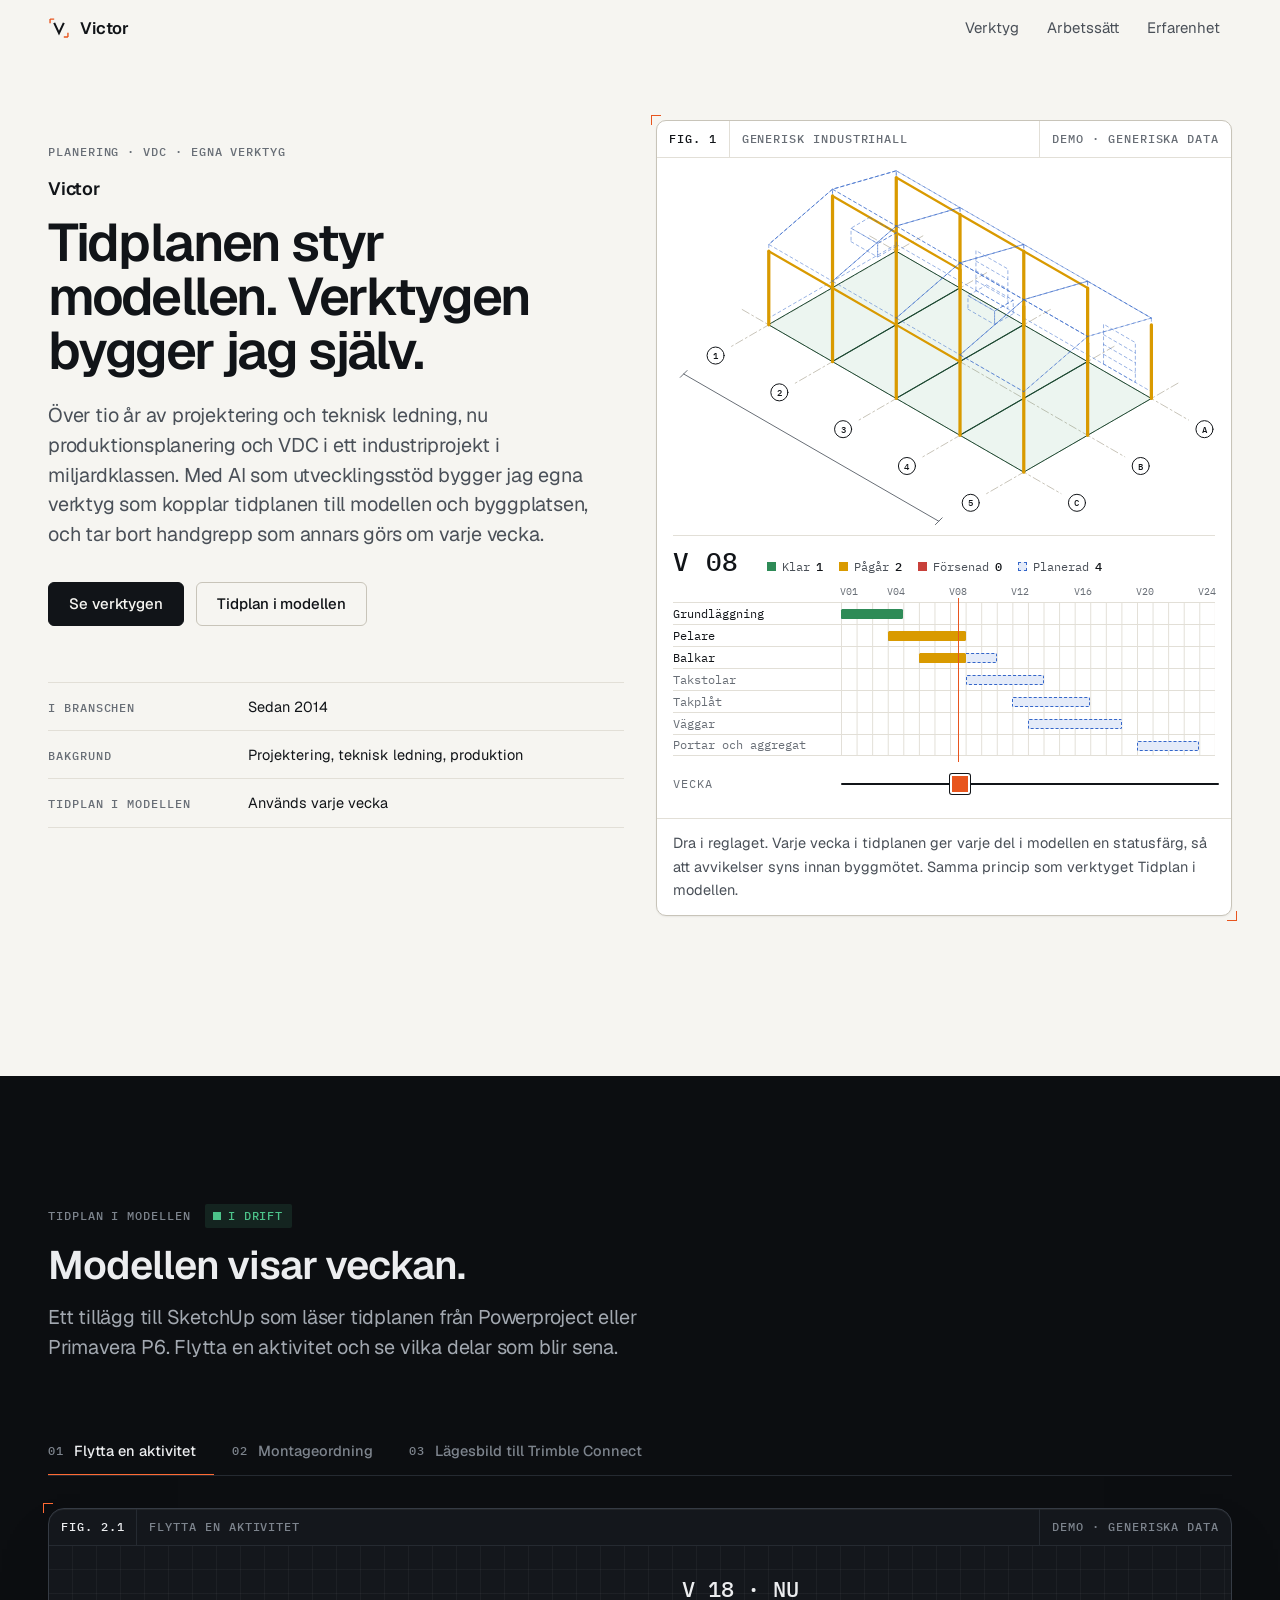
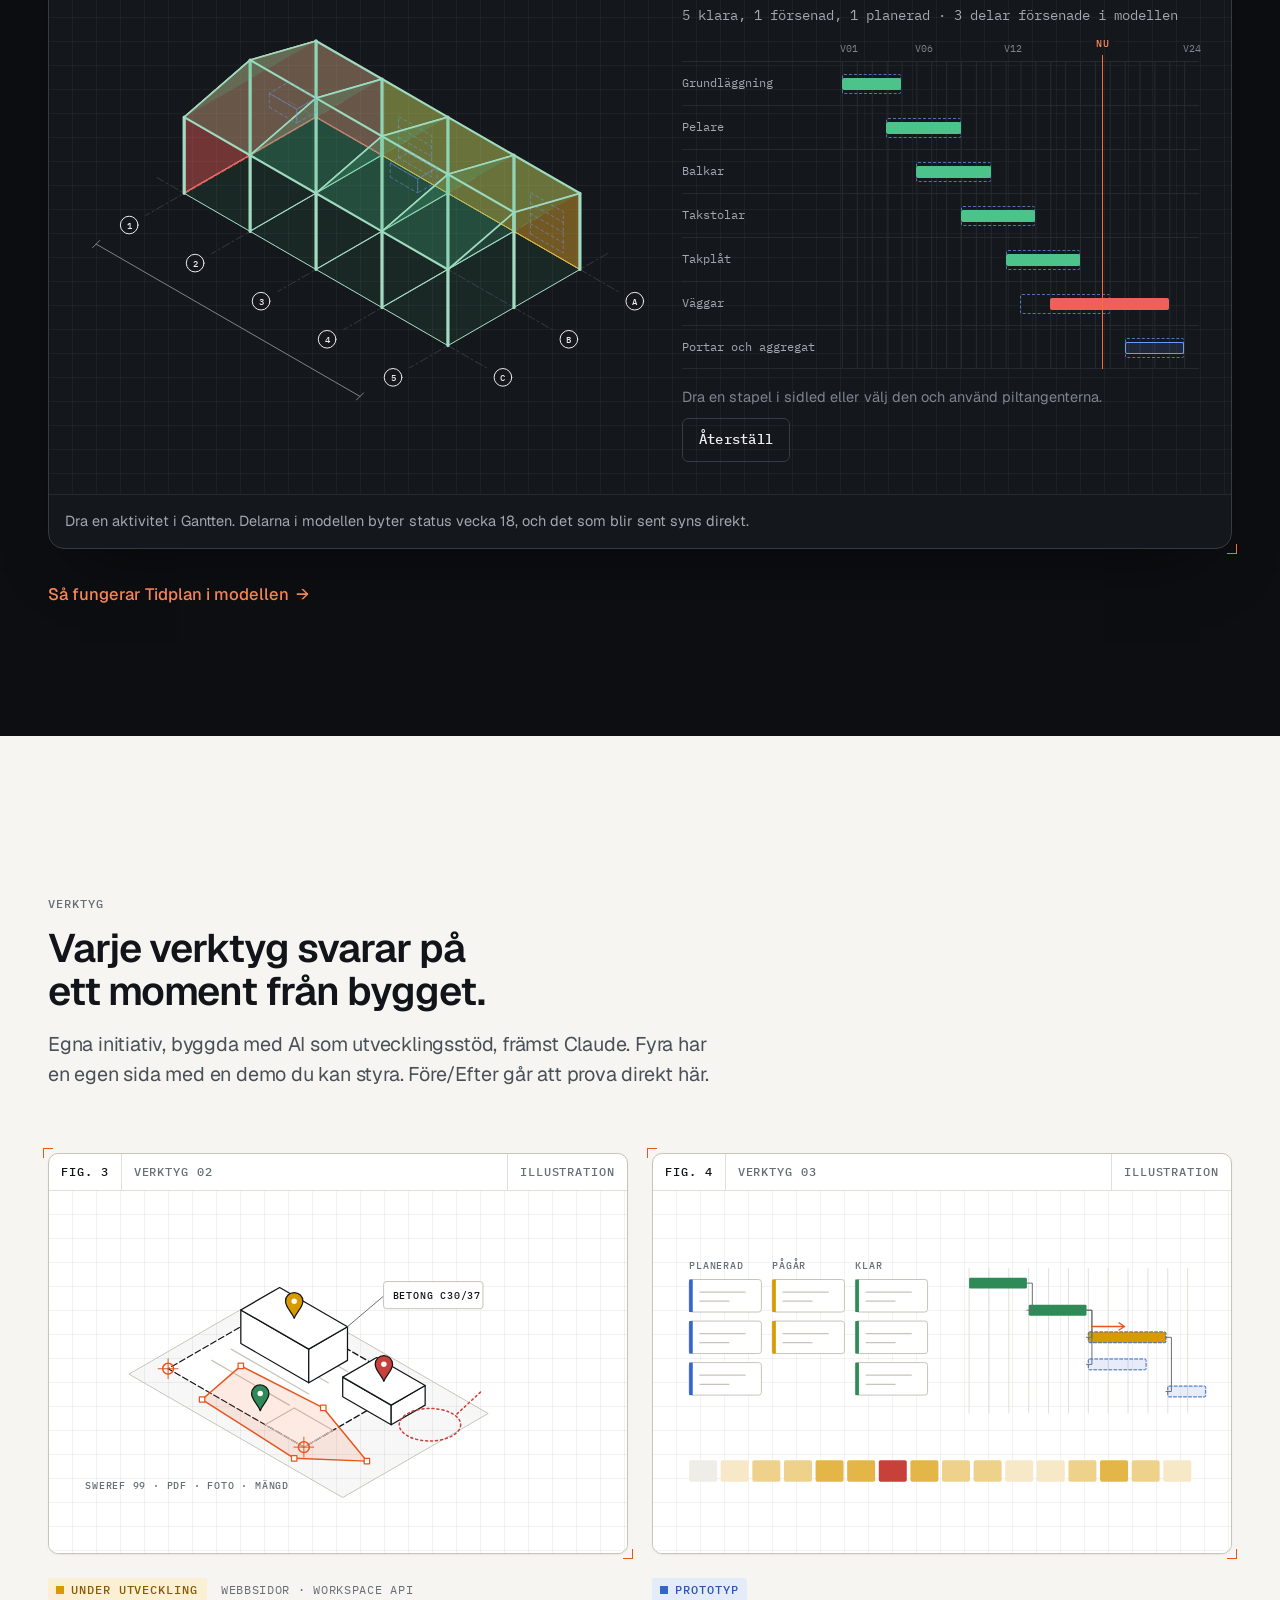
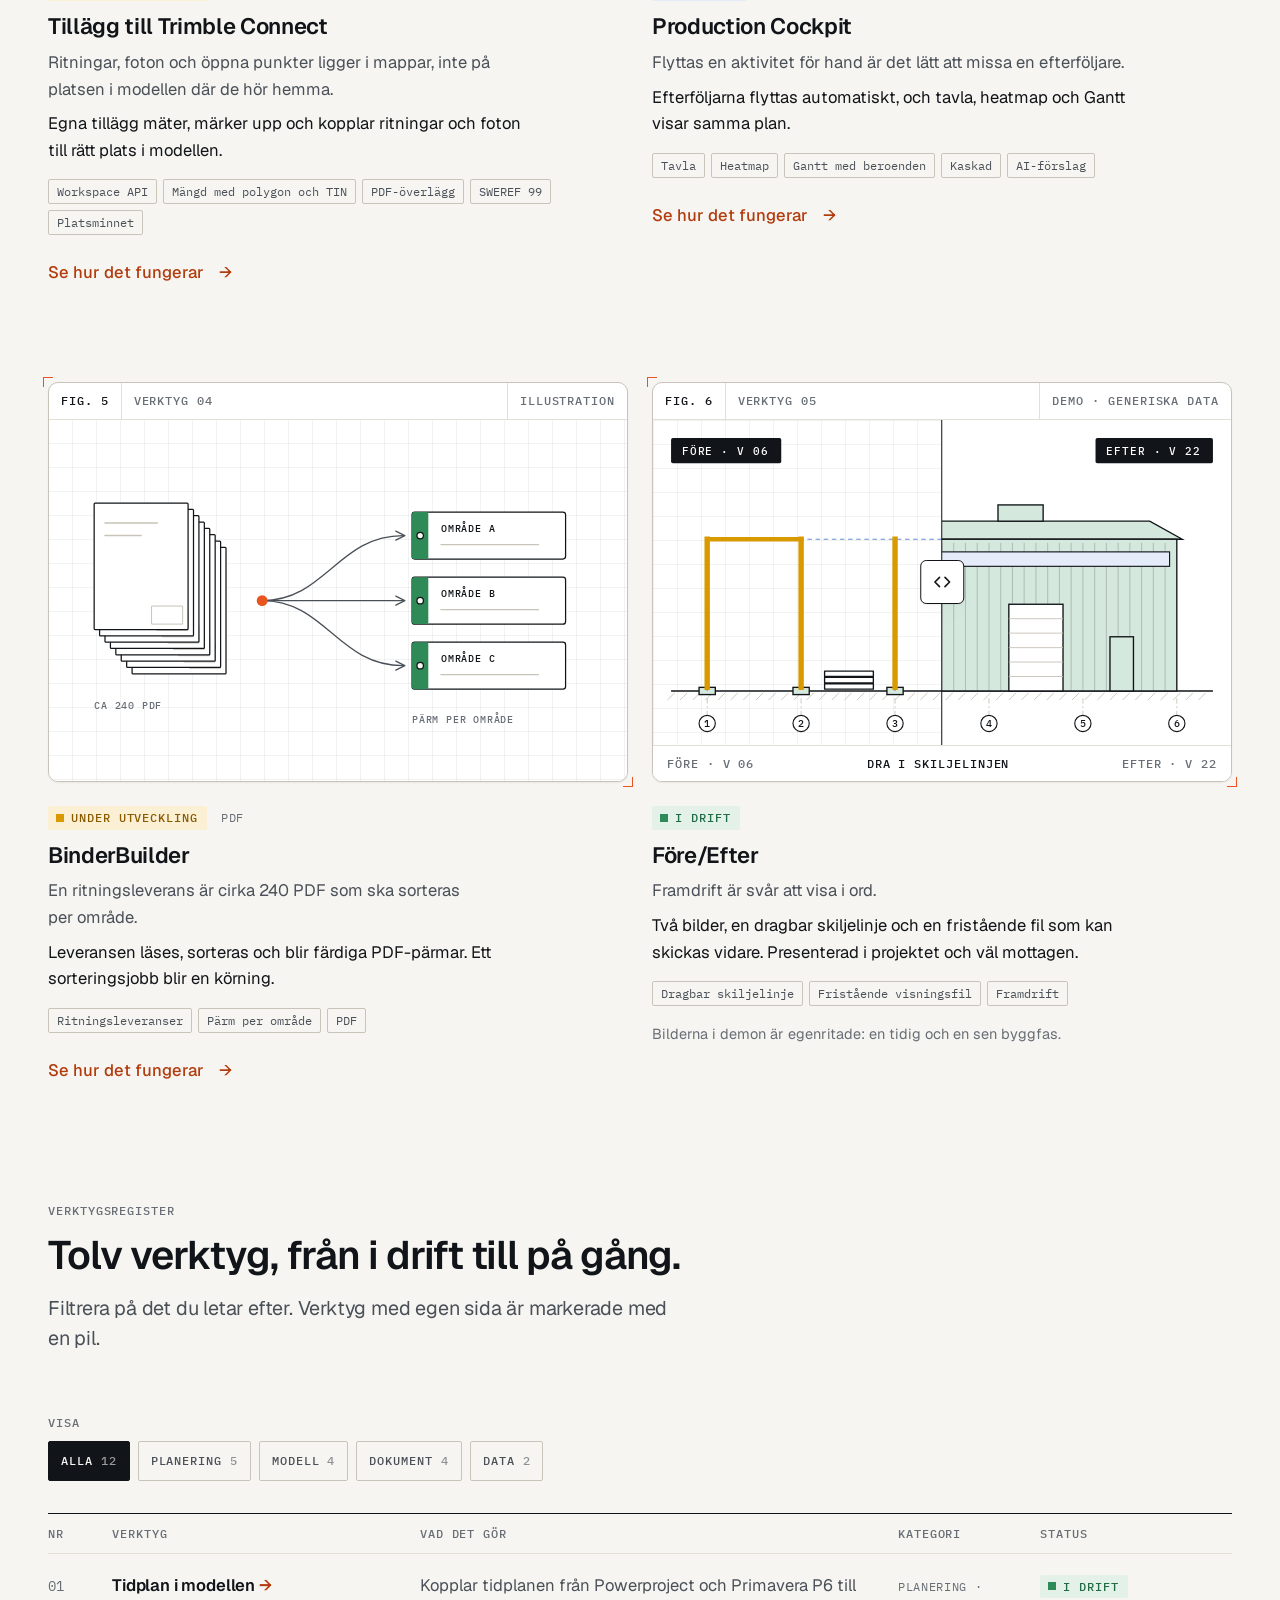
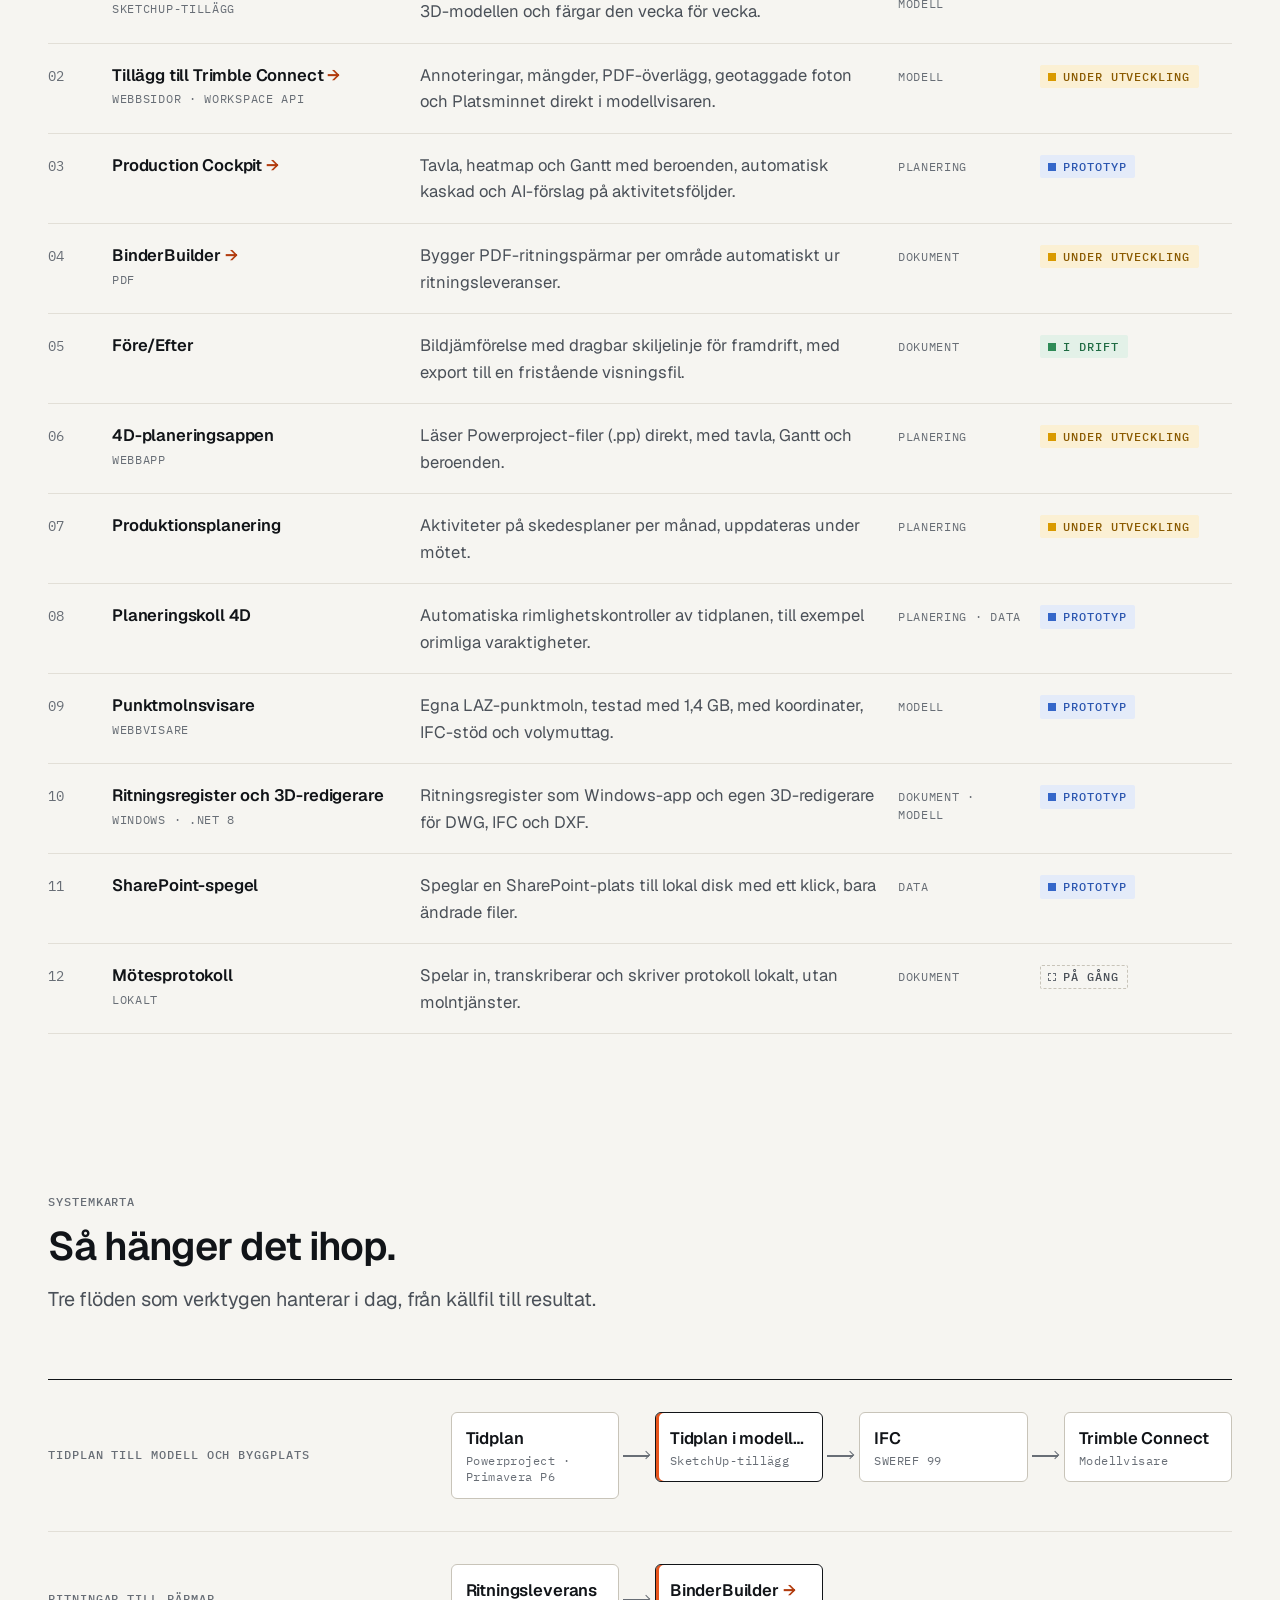
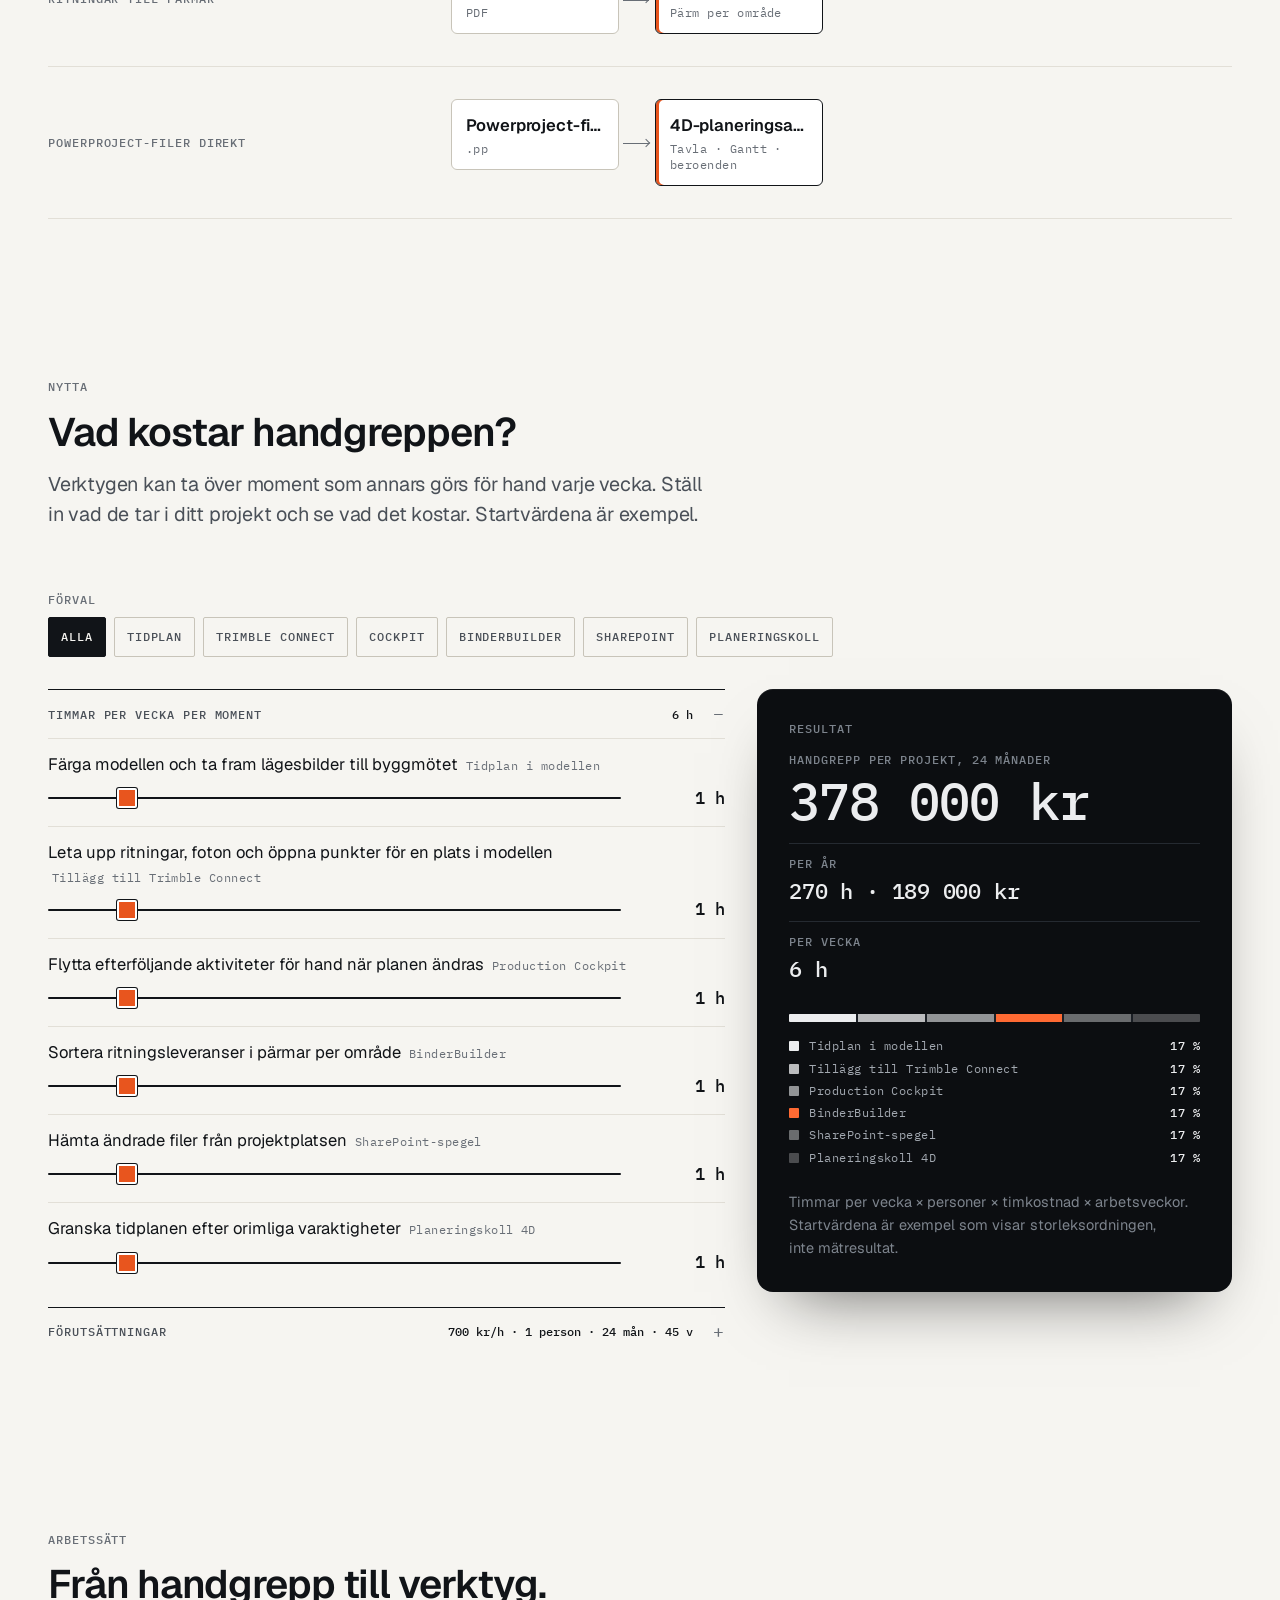
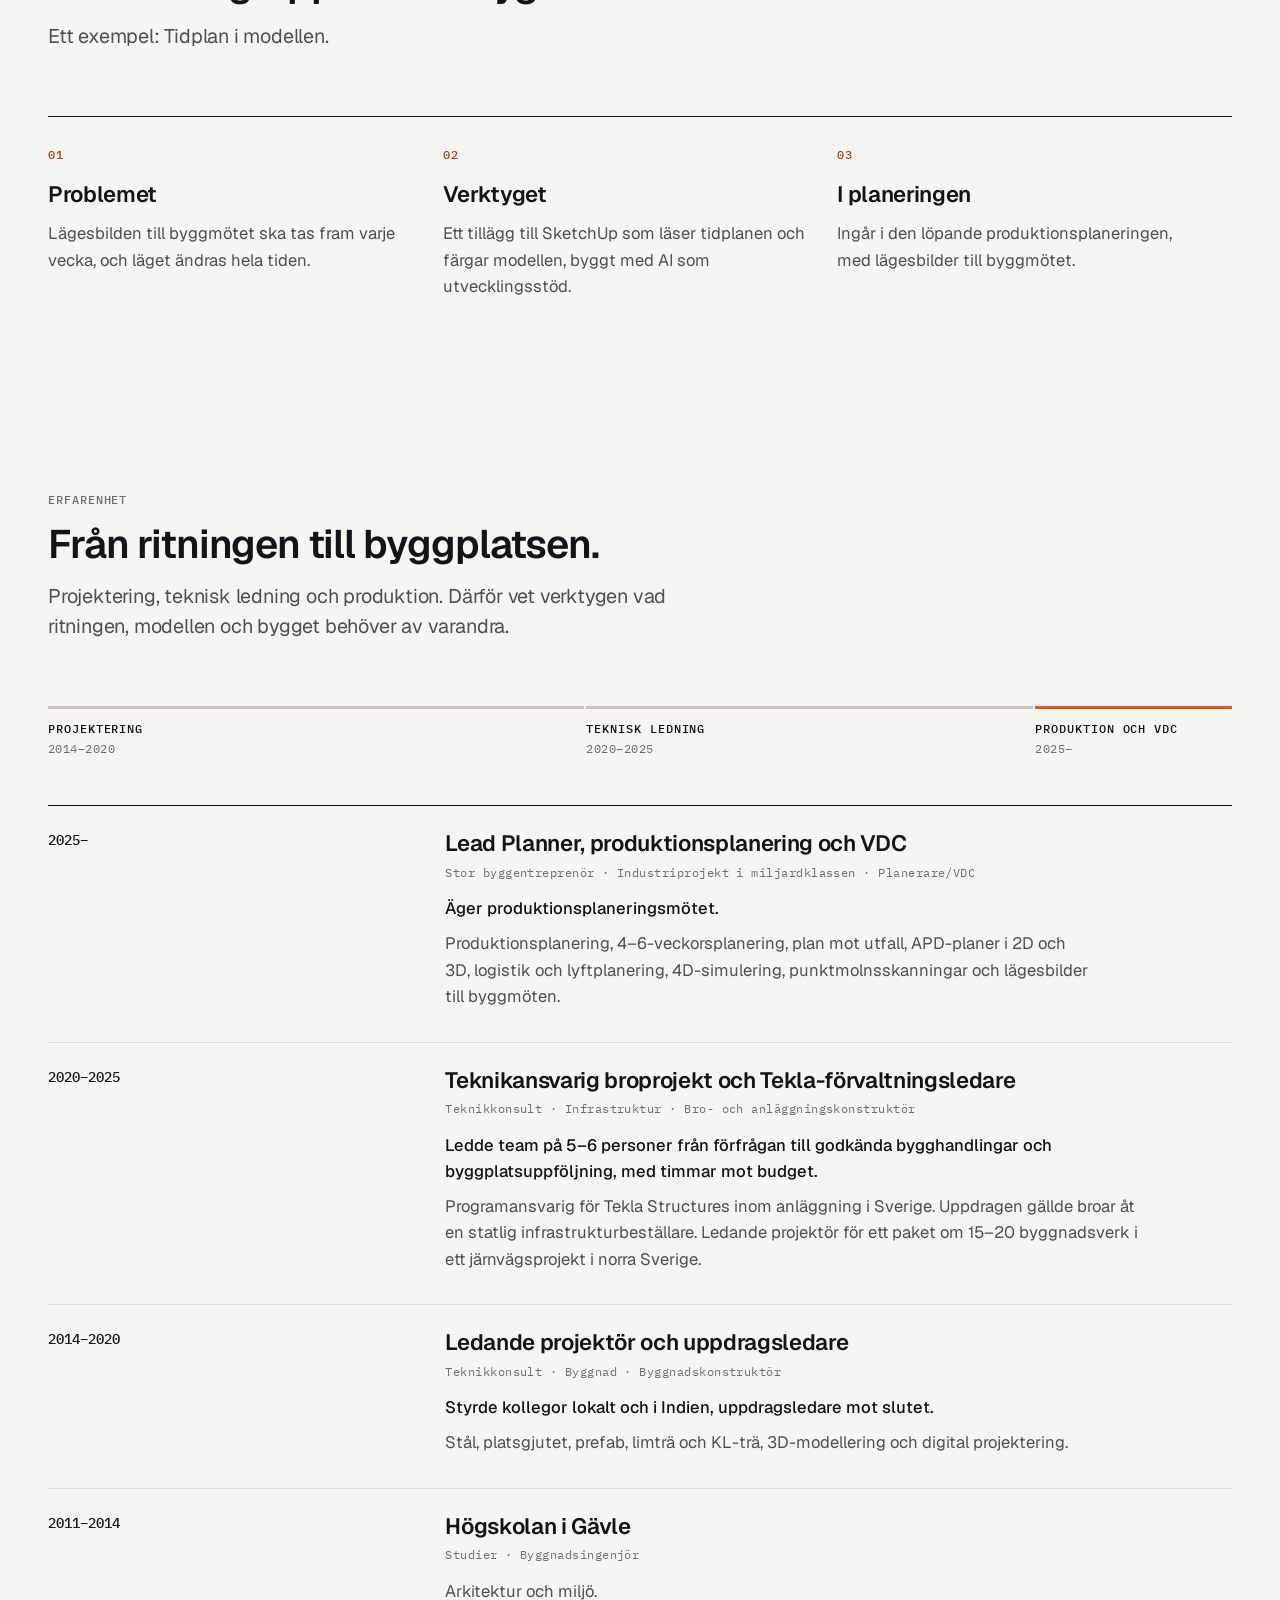
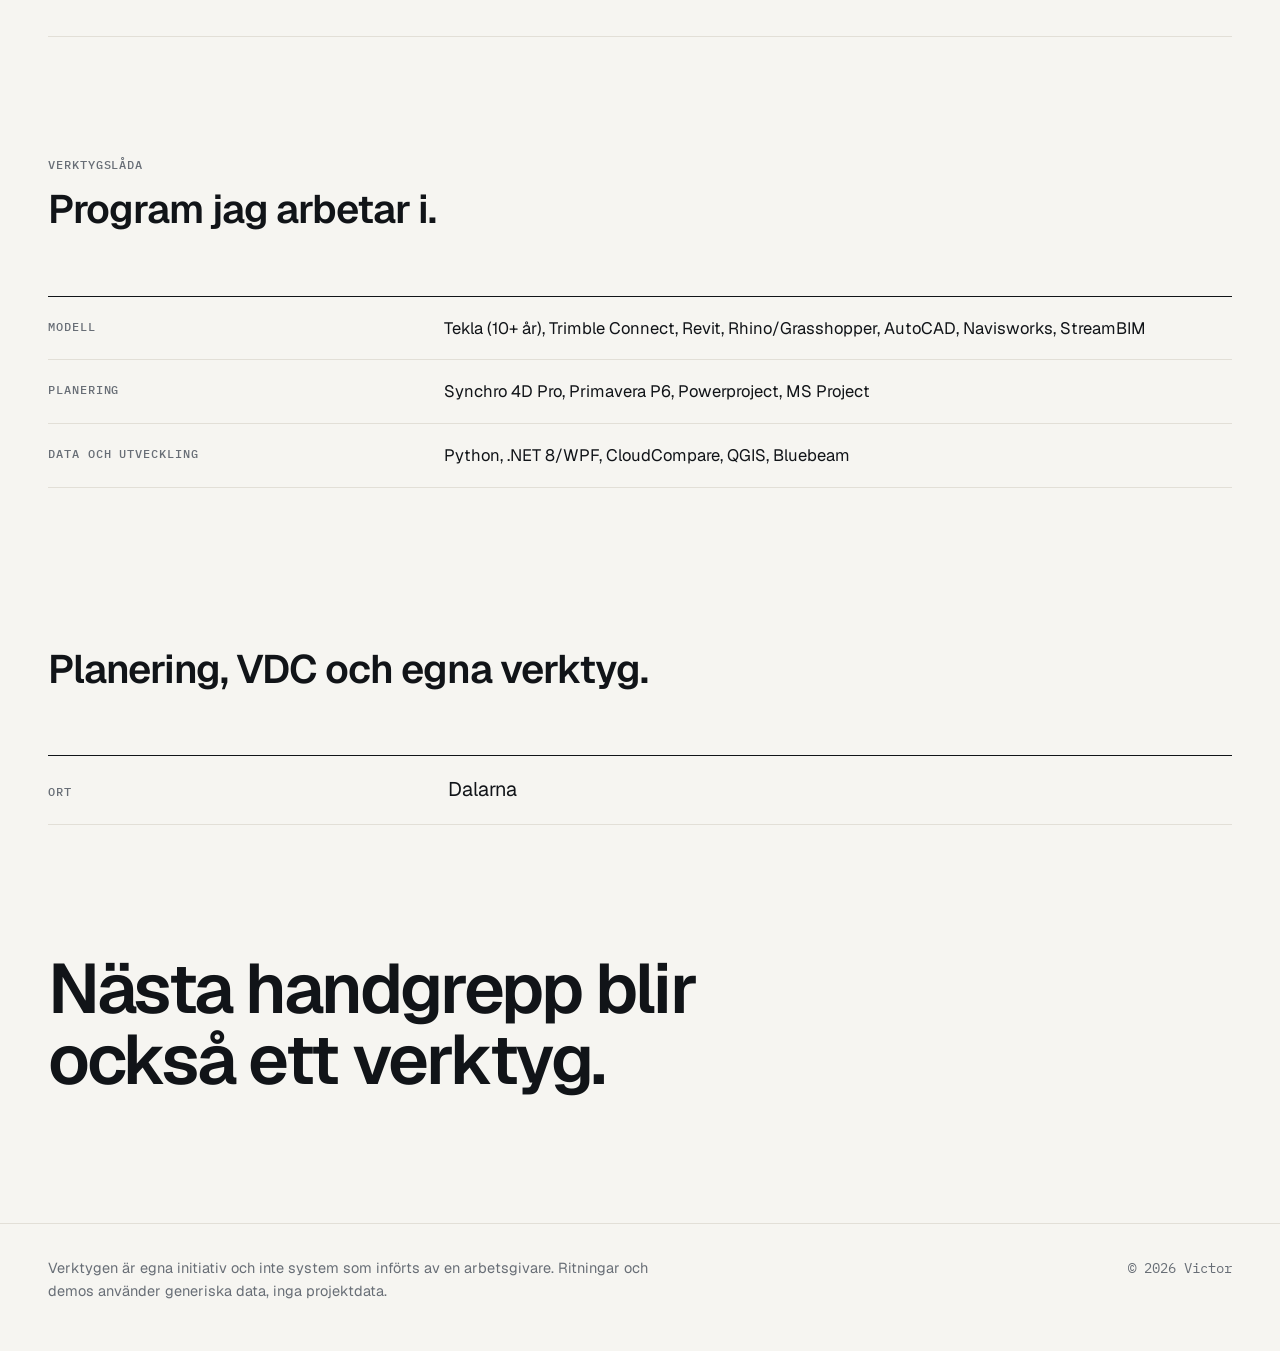
<file: index.html>
<!DOCTYPE html>
<!-- Genererad av tools/gen.js. Redigera tools/ och kör: node tools/gen.js -->
<html lang="sv" data-page="start">
<head>
<meta charset="utf-8">
<meta name="viewport" content="width=device-width, initial-scale=1, viewport-fit=cover">
<title>Victor – Produktionsplanering, VDC och egna digitala verktyg</title>
<meta name="description" content="Projektering, teknisk ledning och nu produktionsplanering och VDC. Egna verktyg, byggda med AI som utvecklingsstöd, som kopplar tidplanen till modellen och byggplatsen.">
<link rel="canonical" href="https://vfalk-ncc.github.io/Portfolio/">
<meta name="color-scheme" content="light dark">
<meta name="theme-color" content="#F6F5F1" media="(prefers-color-scheme: light)">
<meta name="theme-color" content="#0C0E11" media="(prefers-color-scheme: dark)">
<meta property="og:type" content="website">
<meta property="og:locale" content="sv_SE">
<meta property="og:site_name" content="Victor">
<meta property="og:url" content="https://vfalk-ncc.github.io/Portfolio/">
<meta property="og:title" content="Victor – Produktionsplanering, VDC och egna digitala verktyg">
<meta property="og:description" content="Projektering, teknisk ledning och nu produktionsplanering och VDC. Egna verktyg, byggda med AI som utvecklingsstöd, som kopplar tidplanen till modellen och byggplatsen.">
<meta property="og:image" content="https://vfalk-ncc.github.io/Portfolio/img/og.png">
<meta property="og:image:width" content="1200">
<meta property="og:image:height" content="630">
<meta property="og:image:alt" content="Linjeritning av en industrihall i statusfärger, vecka 18">
<meta name="twitter:card" content="summary_large_image">
<link rel="icon" href="img/favicon.svg" type="image/svg+xml">
<link rel="preload" href="fonts/geist-latin-var.woff2" as="font" type="font/woff2" crossorigin>
<link rel="stylesheet" href="css/style.css">
<script>(function(d){d.classList.add('js');if(!matchMedia('(prefers-reduced-motion: reduce)').matches&&d.dataset.page==='start'){d.classList.add('intro');setTimeout(function(){d.classList.remove('intro');},3000);}})(document.documentElement);</script>
<script src="js/main.js" defer></script>
<script type="application/ld+json">{"@context":"https://schema.org","@type":"Person","name":"Victor","url":"https://vfalk-ncc.github.io/Portfolio/","jobTitle":"Produktionsplanering och VDC","description":"Projektering, teknisk ledning och nu produktionsplanering och VDC. Egna verktyg, byggda med AI som utvecklingsstöd, som kopplar tidplanen till modellen och byggplatsen.","knowsAbout":["Produktionsplanering","VDC","4D-planering","BIM","Tekla","Trimble Connect"],"address":{"@type":"PostalAddress","addressRegion":"Dalarna","addressCountry":"SE"}}</script>
</head>
<body>
<a class="skip" href="#innehall">Hoppa till innehåll</a>
<header class="top">
  <div class="wrap top-in">
    <a class="brand" href="#top">
      <svg class="brand-mark" viewBox="0 0 64 64" aria-hidden="true" focusable="false"><path d="M18 17 L32 47 L46 17" fill="none" stroke="currentColor" stroke-width="6"/><path class="bm-c" d="M6 6 H18 M6 6 V18 M58 58 H46 M58 58 V46" stroke-width="4"/></svg>
      <span class="brand-t">Victor</span>
    </a>
    <nav aria-label="Huvudmeny">
      <ul class="nav">
        <li><a href="#verktyg">Verktyg</a></li>
        <li><a href="#arbetssatt">Arbetssätt</a></li>
        <li><a href="#erfarenhet">Erfarenhet</a></li>
      </ul>
    </nav>
  </div>
</header>

<main id="innehall" tabindex="-1">

<section class="hero" id="top" aria-labelledby="h1">
  <div class="wrap hero-in">
    <div class="hero-txt">
      <p class="over">Planering · VDC · Egna verktyg</p>
      <h1 id="h1" class="name">Victor</h1>
      <p class="claim">Tidplanen styr modellen. Verktygen bygger jag själv.</p>
      <p class="lead">Över tio år av projektering och teknisk ledning, nu produktionsplanering och VDC i ett industriprojekt i miljardklassen. Med AI som utvecklingsstöd bygger jag egna verktyg som kopplar tidplanen till modellen och byggplatsen, och tar bort handgrepp som annars görs om varje vecka.</p>
    </div>

    <figure class="frame plan" id="plan" style="--w:18;--weeks:24" data-now="18">
      <div class="frame-tb" aria-hidden="true"><span>Fig. 1</span><span class="frame-ti">Generisk industrihall</span><span class="frame-mo">Demo · generiska data</span></div>
      <div class="plan-draw">
        <svg class="bldg" id="bldg" viewBox="-200 -75 484 325" role="img" aria-labelledby="bldg-t bldg-d">
<title id="bldg-t">Axonometrisk ritning av en generisk industrihall</title>
<desc id="bldg-d">Hallens delar får statusfärg efter tidplanens vecka: planerad, pågår, klar eller försenad. I vecka 18 ligger väggarna efter plan.</desc>
<g class="grid" aria-hidden="true"><line class="ax" x1="23.4" y1="-13.5" x2="-145" y2="83.7"/><line class="ax" x1="79.5" y1="18.9" x2="-88.9" y2="116.1"/><line class="ax" x1="135.6" y1="51.3" x2="-32.7" y2="148.5"/><line class="ax" x1="191.7" y1="83.7" x2="23.4" y2="180.9"/><line class="ax" x1="247.9" y1="116.1" x2="79.5" y2="213.3"/><line class="ax" x1="-23.4" y1="-13.5" x2="257.2" y2="148.5"/><line class="ax" x1="-79.5" y1="18.9" x2="201.1" y2="180.9"/><line class="ax" x1="-135.6" y1="51.3" x2="145" y2="213.3"/></g>
<g class="parts"><polygon class="el d k-slab" data-a="1" data-pw="1" data-w="1" points="0,0 56.1,32.4 -56.1,97.2 -112.2,64.8"/>
<polygon class="el d k-slab" data-a="1" data-pw="2" data-w="2" points="56.1,32.4 112.2,64.8 0,129.6 -56.1,97.2"/>
<polygon class="el d k-slab" data-a="1" data-pw="3" data-w="3" points="112.2,64.8 168.4,97.2 56.1,162 0,129.6"/>
<polygon class="el d k-slab" data-a="1" data-pw="4" data-w="4" points="168.4,97.2 224.5,129.6 112.2,194.4 56.1,162"/>
<polygon class="el o k-wall" data-a="6" data-pw="13" data-w="15" points="168.4,97.2 224.5,129.6 224.5,64.8 168.4,32.4"/>
<polygon class="el o k-wall" data-a="6" data-pw="14" data-w="16" points="112.2,64.8 168.4,97.2 168.4,32.4 112.2,0"/>
<polygon class="el o k-wall" data-a="6" data-pw="15" data-w="17" points="56.1,32.4 112.2,64.8 112.2,0 56.1,-32.4"/>
<polygon class="el l k-wall" data-a="6" data-pw="16" data-w="19" points="0,0 56.1,32.4 56.1,-32.4 0,-64.8"/>
<polygon class="el l k-wall" data-a="6" data-pw="17" data-w="20" points="0,0 -56.1,32.4 -56.1,-48.6 0,-64.8"/>
<polygon class="el l k-wall" data-a="6" data-pw="18" data-w="21" points="-56.1,32.4 -112.2,64.8 -112.2,0 -56.1,-48.6"/>
<g class="el p k-door" data-a="7" data-pw="20" data-w="20"><polygon points="70.1,40.5 98.2,56.7 98.2,21.6 70.1,5.4"/><line class="k-in" x1="70.1" y1="31.9" x2="98.2" y2="48.1"/><line class="k-in" x1="70.1" y1="23.2" x2="98.2" y2="39.4"/><line class="k-in" x1="70.1" y1="14.6" x2="98.2" y2="30.8"/></g>
<g class="el p k-door" data-a="7" data-pw="21" data-w="21"><polygon points="182.4,105.3 210.4,121.5 210.4,86.4 182.4,70.2"/><line class="k-in" x1="182.4" y1="96.7" x2="210.4" y2="112.9"/><line class="k-in" x1="182.4" y1="88" x2="210.4" y2="104.2"/><line class="k-in" x1="182.4" y1="79.4" x2="210.4" y2="95.6"/></g>
<line class="el d k-col" data-a="2" data-pw="4" data-w="4" x1="0" y1="0" x2="0" y2="-64.8"/>
<line class="el d k-col" data-a="2" data-pw="4" data-w="4" x1="-56.1" y1="32.4" x2="-56.1" y2="-48.6"/>
<line class="el d k-col" data-a="2" data-pw="4" data-w="4" x1="-112.2" y1="64.8" x2="-112.2" y2="0"/>
<line class="el d k-col" data-a="2" data-pw="5" data-w="5" x1="56.1" y1="32.4" x2="56.1" y2="-32.4"/>
<line class="el d k-col" data-a="2" data-pw="5" data-w="5" x1="0" y1="64.8" x2="0" y2="-16.2"/>
<line class="el d k-col" data-a="2" data-pw="5" data-w="5" x1="-56.1" y1="97.2" x2="-56.1" y2="32.4"/>
<line class="el d k-col" data-a="2" data-pw="6" data-w="6" x1="112.2" y1="64.8" x2="112.2" y2="0"/>
<line class="el d k-col" data-a="2" data-pw="6" data-w="6" x1="56.1" y1="97.2" x2="56.1" y2="16.2"/>
<line class="el d k-col" data-a="2" data-pw="6" data-w="6" x1="0" y1="129.6" x2="0" y2="64.8"/>
<line class="el d k-col" data-a="2" data-pw="7" data-w="7" x1="168.4" y1="97.2" x2="168.4" y2="32.4"/>
<line class="el d k-col" data-a="2" data-pw="7" data-w="7" x1="112.2" y1="129.6" x2="112.2" y2="48.6"/>
<line class="el d k-col" data-a="2" data-pw="7" data-w="7" x1="56.1" y1="162" x2="56.1" y2="97.2"/>
<line class="el d k-col" data-a="2" data-pw="8" data-w="8" x1="224.5" y1="129.6" x2="224.5" y2="64.8"/>
<line class="el d k-col" data-a="2" data-pw="8" data-w="8" x1="168.4" y1="162" x2="168.4" y2="81"/>
<line class="el d k-col" data-a="2" data-pw="8" data-w="8" x1="112.2" y1="194.4" x2="112.2" y2="129.6"/>
<line class="el d k-beam" data-a="3" data-pw="6" data-w="6" x1="0" y1="-64.8" x2="56.1" y2="-32.4"/>
<line class="el d k-beam" data-a="3" data-pw="6" data-w="6" x1="-112.2" y1="0" x2="-56.1" y2="32.4"/>
<line class="el d k-beam" data-a="3" data-pw="6" data-w="6" x1="-56.1" y1="-48.6" x2="0" y2="-16.2"/>
<line class="el d k-beam" data-a="3" data-pw="7" data-w="7" x1="56.1" y1="-32.4" x2="112.2" y2="0"/>
<line class="el d k-beam" data-a="3" data-pw="7" data-w="7" x1="-56.1" y1="32.4" x2="0" y2="64.8"/>
<line class="el d k-beam" data-a="3" data-pw="8" data-w="8" x1="0" y1="-16.2" x2="56.1" y2="16.2"/>
<line class="el d k-beam" data-a="3" data-pw="8" data-w="8" x1="112.2" y1="0" x2="168.4" y2="32.4"/>
<line class="el d k-beam" data-a="3" data-pw="8" data-w="8" x1="0" y1="64.8" x2="56.1" y2="97.2"/>
<line class="el d k-beam" data-a="3" data-pw="9" data-w="9" x1="56.1" y1="16.2" x2="112.2" y2="48.6"/>
<line class="el d k-beam" data-a="3" data-pw="9" data-w="9" x1="168.4" y1="32.4" x2="224.5" y2="64.8"/>
<line class="el d k-beam" data-a="3" data-pw="10" data-w="10" x1="56.1" y1="97.2" x2="112.2" y2="129.6"/>
<line class="el d k-beam" data-a="3" data-pw="10" data-w="10" x1="112.2" y1="48.6" x2="168.4" y2="81"/>
<polyline class="el d k-raft" data-a="4" data-pw="9" data-w="9" points="0,-64.8 -56.1,-48.6 -112.2,0"/>
<polyline class="el d k-raft" data-a="4" data-pw="10" data-w="10" points="56.1,-32.4 0,-16.2 -56.1,32.4"/>
<polyline class="el d k-raft" data-a="4" data-pw="11" data-w="11" points="112.2,0 56.1,16.2 0,64.8"/>
<polyline class="el d k-raft" data-a="4" data-pw="12" data-w="12" points="168.4,32.4 112.2,48.6 56.1,97.2"/>
<polyline class="el d k-raft" data-a="4" data-pw="13" data-w="13" points="224.5,64.8 168.4,81 112.2,129.6"/>
<polygon class="el d k-roof" data-a="5" data-pw="12" data-w="12" points="0,-64.8 56.1,-32.4 0,-16.2 -56.1,-48.6"/>
<polygon class="el d k-roof" data-a="5" data-pw="12" data-w="12" points="-56.1,-48.6 0,-16.2 -56.1,32.4 -112.2,0"/>
<polygon class="el d k-roof" data-a="5" data-pw="13" data-w="13" points="56.1,-32.4 112.2,0 56.1,16.2 0,-16.2"/>
<polygon class="el d k-roof" data-a="5" data-pw="13" data-w="13" points="0,-16.2 56.1,16.2 0,64.8 -56.1,32.4"/>
<polygon class="el d k-roof" data-a="5" data-pw="14" data-w="14" points="112.2,0 168.4,32.4 112.2,48.6 56.1,16.2"/>
<polygon class="el d k-roof" data-a="5" data-pw="15" data-w="15" points="56.1,16.2 112.2,48.6 56.1,97.2 0,64.8"/>
<polygon class="el d k-roof" data-a="5" data-pw="15" data-w="15" points="168.4,32.4 224.5,64.8 168.4,81 112.2,48.6"/>
<polygon class="el d k-roof" data-a="5" data-pw="16" data-w="16" points="112.2,48.6 168.4,81 112.2,129.6 56.1,97.2"/>
<g class="el p k-unit" data-a="7" data-pw="22" data-w="22"><polygon points="-39.8,-2.4 -16.4,11.1 -16.4,-0.8 -39.8,-14.3"/><polygon points="0,1.6 -16.4,11.1 -16.4,-0.8 0,-10.3"/><polygon points="-23.4,-23.8 0,-10.3 -16.4,-0.8 -39.8,-14.3"/></g>
<g class="el p k-unit" data-a="7" data-pw="23" data-w="23"><polygon points="63.1,57 86.5,70.5 86.5,58.6 63.1,45.1"/><polygon points="102.9,61 86.5,70.5 86.5,58.6 102.9,49.1"/><polygon points="79.5,35.6 102.9,49.1 86.5,58.6 63.1,45.1"/></g></g>
<g aria-hidden="true"><circle class="bub" cx="-159" cy="91.8" r="7.5"/><text class="bt" x="-159" y="95">1</text><circle class="bub" cx="-102.9" cy="124.2" r="7.5"/><text class="bt" x="-102.9" y="127.4">2</text><circle class="bub" cx="-46.8" cy="156.6" r="7.5"/><text class="bt" x="-46.8" y="159.8">3</text><circle class="bub" cx="9.4" cy="189" r="7.5"/><text class="bt" x="9.4" y="192.2">4</text><circle class="bub" cx="65.5" cy="221.4" r="7.5"/><text class="bt" x="65.5" y="224.6">5</text><circle class="bub" cx="271.2" cy="156.6" r="7.5"/><text class="bt" x="271.2" y="159.8">A</text><circle class="bub" cx="215.1" cy="189" r="7.5"/><text class="bt" x="215.1" y="192.2">B</text><circle class="bub" cx="159" cy="221.4" r="7.5"/><text class="bt" x="159" y="224.6">C</text><g class="dim"><line x1="-187.1" y1="108" x2="37.4" y2="237.6"/><line x1="-190.1" y1="111" x2="-184.1" y2="105"/><line x1="34.4" y1="240.6" x2="40.4" y2="234.6"/></g></g>
</svg>
      </div>
      <div class="plan-status" aria-hidden="true">
        <p class="wk"><span id="wk">V 18</span><span class="wk-tag" id="wk-tag">· NU</span></p>
        <ul class="legend" id="legend">
          <li class="lg-d"><i></i>Klar <b data-c="d">5</b></li>
          <li class="lg-o"><i></i>Pågår <b data-c="o">0</b></li>
          <li class="lg-l"><i></i>Försenad <b data-c="l">1</b></li>
          <li class="lg-p"><i></i>Planerad <b data-c="p">1</b></li>
        </ul>
      </div>
      <div class="gantt" aria-hidden="true">
        <div class="g-head"><span class="g-lab"></span><span class="g-scale"><span style="--t:1">V01</span><span class="t-minor" style="--t:4">V04</span><span style="--t:8">V08</span><span class="t-minor" style="--t:12">V12</span><span style="--t:16">V16</span><span class="t-minor" style="--t:20">V20</span><span style="--t:24">V24</span></span></div>
        <ol class="g-rows" id="g-rows">
<li class="g-row is-d" data-s="1" data-e="4" data-as="1" data-ae="4" style="--s:1;--e:4;--as:1;--ae:4;--dw:4"><span class="g-lab">Grundläggning</span><span class="g-track"><span class="g-plan"></span><span class="g-prog"></span></span></li>
<li class="g-row is-d" data-s="4" data-e="8" data-as="4" data-ae="8" style="--s:4;--e:8;--as:4;--ae:8;--dw:5"><span class="g-lab">Pelare</span><span class="g-track"><span class="g-plan"></span><span class="g-prog"></span></span></li>
<li class="g-row is-d" data-s="6" data-e="10" data-as="6" data-ae="10" style="--s:6;--e:10;--as:6;--ae:10;--dw:5"><span class="g-lab">Balkar</span><span class="g-track"><span class="g-plan"></span><span class="g-prog"></span></span></li>
<li class="g-row is-d" data-s="9" data-e="13" data-as="9" data-ae="13" style="--s:9;--e:13;--as:9;--ae:13;--dw:5"><span class="g-lab">Takstolar</span><span class="g-track"><span class="g-plan"></span><span class="g-prog"></span></span></li>
<li class="g-row is-d" data-s="12" data-e="16" data-as="12" data-ae="16" style="--s:12;--e:16;--as:12;--ae:16;--dw:5"><span class="g-lab">Takplåt</span><span class="g-track"><span class="g-plan"></span><span class="g-prog"></span></span></li>
<li class="g-row is-l" data-s="13" data-e="18" data-as="15" data-ae="22" style="--s:13;--e:18;--as:15;--ae:22;--dw:4"><span class="g-lab">Väggar</span><span class="g-track"><span class="g-plan"></span><span class="g-prog"></span><span class="g-late"></span></span></li>
<li class="g-row is-p" data-s="20" data-e="23" data-as="20" data-ae="23" style="--s:20;--e:23;--as:20;--ae:23;--dw:0"><span class="g-lab">Portar och aggregat</span><span class="g-track"><span class="g-plan"></span><span class="g-prog"></span></span></li>
        </ol>
        <span class="g-now"></span>
      </div>
      <div class="g-ctrl">
        <label class="g-lab" for="wk-range">Vecka</label>
        <span class="g-range-wrap">
          <input type="range" id="wk-range" min="1" max="24" step="1" value="18" aria-valuetext="Vecka 18 av 24, nuläge: 5 klara, 1 försenad, 1 planerad">
        </span>
      </div>
      <figcaption>Dra i reglaget. Varje vecka i tidplanen ger varje del i modellen en statusfärg, så att avvikelser syns innan byggmötet. Samma princip som verktyget Tidplan i modellen.</figcaption>
    </figure>

    <p class="cta">
      <a class="btn btn-main" href="#verktyg">Se verktygen</a>
      <a class="btn" href="verktyg/tidplan-i-modellen/">Tidplan i modellen</a>
    </p>

    <dl class="facts hero-facts">
      <div><dt>I branschen</dt><dd>Sedan 2014</dd></div>
      <div><dt>Bakgrund</dt><dd>Projektering, teknisk ledning, produktion</dd></div>
      <div><dt>Tidplan i modellen</dt><dd>Används varje vecka</dd></div>
    </dl>
  </div>
</section>

<section class="scene flag" id="tidplan" aria-labelledby="h-flag">
  <div class="wrap">
    <div class="sec-head">
      <p class="over">Tidplan i modellen <span class="st st-done"><i aria-hidden="true"></i>I drift</span></p>
      <h2 id="h-flag">Modellen visar veckan.</h2>
      <p class="lead">Ett tillägg till SketchUp som läser tidplanen från Powerproject eller Primavera P6. Flytta en aktivitet och se vilka delar som blir sena.</p>
    </div>
    <div class="tabs" data-tabs>
      <div class="tablist js-only" role="tablist" aria-label="Funktioner i Tidplan i modellen"><button type="button" class="tab" role="tab" id="ft-flytta" aria-controls="fp-flytta" aria-selected="true"><span class="tab-n">01</span>Flytta en aktivitet</button><button type="button" class="tab" role="tab" id="ft-montage" aria-controls="fp-montage" aria-selected="false" tabindex="-1"><span class="tab-n">02</span>Montageordning</button><button type="button" class="tab" role="tab" id="ft-lagesbild" aria-controls="fp-lagesbild" aria-selected="false" tabindex="-1"><span class="tab-n">03</span>Lägesbild till Trimble Connect</button></div>
      <div class="tabpanels" data-vt="tidplan-i-modellen"><div class="tp" id="fp-flytta" role="tabpanel" aria-labelledby="ft-flytta"><figure class="frame frame-stage frame-demo">
  <div class="frame-tb" aria-hidden="true"><span>Fig. 2.1</span><span class="frame-ti">Flytta en aktivitet</span><span class="frame-mo">Demo · generiska data</span></div>
  <div class="frame-body "><div class="demo dfl" data-demo="flytta" data-now="18" data-weeks="24">
  <div class="dfl-model"><svg class="bldg" id="b-hall" viewBox="-200 -75 484 325" role="img" aria-labelledby="b-hall-t b-hall-d">
<title id="b-hall-t">Generisk industrihall, färgad efter tidplanen vecka 18</title>
<desc id="b-hall-d">Delarna får statusfärg efter tidplanen. Flyttas en aktivitet i Gantten byter delarna status.</desc>
<g class="grid" aria-hidden="true"><line class="ax" x1="23.4" y1="-13.5" x2="-145" y2="83.7"/><line class="ax" x1="79.5" y1="18.9" x2="-88.9" y2="116.1"/><line class="ax" x1="135.6" y1="51.3" x2="-32.7" y2="148.5"/><line class="ax" x1="191.7" y1="83.7" x2="23.4" y2="180.9"/><line class="ax" x1="247.9" y1="116.1" x2="79.5" y2="213.3"/><line class="ax" x1="-23.4" y1="-13.5" x2="257.2" y2="148.5"/><line class="ax" x1="-79.5" y1="18.9" x2="201.1" y2="180.9"/><line class="ax" x1="-135.6" y1="51.3" x2="145" y2="213.3"/></g>
<g class="parts"><polygon class="el d k-slab" data-a="1" data-pw="1" data-w="1" points="0,0 56.1,32.4 -56.1,97.2 -112.2,64.8"/>
<polygon class="el d k-slab" data-a="1" data-pw="2" data-w="2" points="56.1,32.4 112.2,64.8 0,129.6 -56.1,97.2"/>
<polygon class="el d k-slab" data-a="1" data-pw="3" data-w="3" points="112.2,64.8 168.4,97.2 56.1,162 0,129.6"/>
<polygon class="el d k-slab" data-a="1" data-pw="4" data-w="4" points="168.4,97.2 224.5,129.6 112.2,194.4 56.1,162"/>
<polygon class="el o k-wall" data-a="6" data-pw="13" data-w="15" points="168.4,97.2 224.5,129.6 224.5,64.8 168.4,32.4"/>
<polygon class="el o k-wall" data-a="6" data-pw="14" data-w="16" points="112.2,64.8 168.4,97.2 168.4,32.4 112.2,0"/>
<polygon class="el o k-wall" data-a="6" data-pw="15" data-w="17" points="56.1,32.4 112.2,64.8 112.2,0 56.1,-32.4"/>
<polygon class="el l k-wall" data-a="6" data-pw="16" data-w="19" points="0,0 56.1,32.4 56.1,-32.4 0,-64.8"/>
<polygon class="el l k-wall" data-a="6" data-pw="17" data-w="20" points="0,0 -56.1,32.4 -56.1,-48.6 0,-64.8"/>
<polygon class="el l k-wall" data-a="6" data-pw="18" data-w="21" points="-56.1,32.4 -112.2,64.8 -112.2,0 -56.1,-48.6"/>
<g class="el p k-door" data-a="7" data-pw="20" data-w="20"><polygon points="70.1,40.5 98.2,56.7 98.2,21.6 70.1,5.4"/><line class="k-in" x1="70.1" y1="31.9" x2="98.2" y2="48.1"/><line class="k-in" x1="70.1" y1="23.2" x2="98.2" y2="39.4"/><line class="k-in" x1="70.1" y1="14.6" x2="98.2" y2="30.8"/></g>
<g class="el p k-door" data-a="7" data-pw="21" data-w="21"><polygon points="182.4,105.3 210.4,121.5 210.4,86.4 182.4,70.2"/><line class="k-in" x1="182.4" y1="96.7" x2="210.4" y2="112.9"/><line class="k-in" x1="182.4" y1="88" x2="210.4" y2="104.2"/><line class="k-in" x1="182.4" y1="79.4" x2="210.4" y2="95.6"/></g>
<line class="el d k-col" data-a="2" data-pw="4" data-w="4" x1="0" y1="0" x2="0" y2="-64.8"/>
<line class="el d k-col" data-a="2" data-pw="4" data-w="4" x1="-56.1" y1="32.4" x2="-56.1" y2="-48.6"/>
<line class="el d k-col" data-a="2" data-pw="4" data-w="4" x1="-112.2" y1="64.8" x2="-112.2" y2="0"/>
<line class="el d k-col" data-a="2" data-pw="5" data-w="5" x1="56.1" y1="32.4" x2="56.1" y2="-32.4"/>
<line class="el d k-col" data-a="2" data-pw="5" data-w="5" x1="0" y1="64.8" x2="0" y2="-16.2"/>
<line class="el d k-col" data-a="2" data-pw="5" data-w="5" x1="-56.1" y1="97.2" x2="-56.1" y2="32.4"/>
<line class="el d k-col" data-a="2" data-pw="6" data-w="6" x1="112.2" y1="64.8" x2="112.2" y2="0"/>
<line class="el d k-col" data-a="2" data-pw="6" data-w="6" x1="56.1" y1="97.2" x2="56.1" y2="16.2"/>
<line class="el d k-col" data-a="2" data-pw="6" data-w="6" x1="0" y1="129.6" x2="0" y2="64.8"/>
<line class="el d k-col" data-a="2" data-pw="7" data-w="7" x1="168.4" y1="97.2" x2="168.4" y2="32.4"/>
<line class="el d k-col" data-a="2" data-pw="7" data-w="7" x1="112.2" y1="129.6" x2="112.2" y2="48.6"/>
<line class="el d k-col" data-a="2" data-pw="7" data-w="7" x1="56.1" y1="162" x2="56.1" y2="97.2"/>
<line class="el d k-col" data-a="2" data-pw="8" data-w="8" x1="224.5" y1="129.6" x2="224.5" y2="64.8"/>
<line class="el d k-col" data-a="2" data-pw="8" data-w="8" x1="168.4" y1="162" x2="168.4" y2="81"/>
<line class="el d k-col" data-a="2" data-pw="8" data-w="8" x1="112.2" y1="194.4" x2="112.2" y2="129.6"/>
<line class="el d k-beam" data-a="3" data-pw="6" data-w="6" x1="0" y1="-64.8" x2="56.1" y2="-32.4"/>
<line class="el d k-beam" data-a="3" data-pw="6" data-w="6" x1="-112.2" y1="0" x2="-56.1" y2="32.4"/>
<line class="el d k-beam" data-a="3" data-pw="6" data-w="6" x1="-56.1" y1="-48.6" x2="0" y2="-16.2"/>
<line class="el d k-beam" data-a="3" data-pw="7" data-w="7" x1="56.1" y1="-32.4" x2="112.2" y2="0"/>
<line class="el d k-beam" data-a="3" data-pw="7" data-w="7" x1="-56.1" y1="32.4" x2="0" y2="64.8"/>
<line class="el d k-beam" data-a="3" data-pw="8" data-w="8" x1="0" y1="-16.2" x2="56.1" y2="16.2"/>
<line class="el d k-beam" data-a="3" data-pw="8" data-w="8" x1="112.2" y1="0" x2="168.4" y2="32.4"/>
<line class="el d k-beam" data-a="3" data-pw="8" data-w="8" x1="0" y1="64.8" x2="56.1" y2="97.2"/>
<line class="el d k-beam" data-a="3" data-pw="9" data-w="9" x1="56.1" y1="16.2" x2="112.2" y2="48.6"/>
<line class="el d k-beam" data-a="3" data-pw="9" data-w="9" x1="168.4" y1="32.4" x2="224.5" y2="64.8"/>
<line class="el d k-beam" data-a="3" data-pw="10" data-w="10" x1="56.1" y1="97.2" x2="112.2" y2="129.6"/>
<line class="el d k-beam" data-a="3" data-pw="10" data-w="10" x1="112.2" y1="48.6" x2="168.4" y2="81"/>
<polyline class="el d k-raft" data-a="4" data-pw="9" data-w="9" points="0,-64.8 -56.1,-48.6 -112.2,0"/>
<polyline class="el d k-raft" data-a="4" data-pw="10" data-w="10" points="56.1,-32.4 0,-16.2 -56.1,32.4"/>
<polyline class="el d k-raft" data-a="4" data-pw="11" data-w="11" points="112.2,0 56.1,16.2 0,64.8"/>
<polyline class="el d k-raft" data-a="4" data-pw="12" data-w="12" points="168.4,32.4 112.2,48.6 56.1,97.2"/>
<polyline class="el d k-raft" data-a="4" data-pw="13" data-w="13" points="224.5,64.8 168.4,81 112.2,129.6"/>
<polygon class="el d k-roof" data-a="5" data-pw="12" data-w="12" points="0,-64.8 56.1,-32.4 0,-16.2 -56.1,-48.6"/>
<polygon class="el d k-roof" data-a="5" data-pw="12" data-w="12" points="-56.1,-48.6 0,-16.2 -56.1,32.4 -112.2,0"/>
<polygon class="el d k-roof" data-a="5" data-pw="13" data-w="13" points="56.1,-32.4 112.2,0 56.1,16.2 0,-16.2"/>
<polygon class="el d k-roof" data-a="5" data-pw="13" data-w="13" points="0,-16.2 56.1,16.2 0,64.8 -56.1,32.4"/>
<polygon class="el d k-roof" data-a="5" data-pw="14" data-w="14" points="112.2,0 168.4,32.4 112.2,48.6 56.1,16.2"/>
<polygon class="el d k-roof" data-a="5" data-pw="15" data-w="15" points="56.1,16.2 112.2,48.6 56.1,97.2 0,64.8"/>
<polygon class="el d k-roof" data-a="5" data-pw="15" data-w="15" points="168.4,32.4 224.5,64.8 168.4,81 112.2,48.6"/>
<polygon class="el d k-roof" data-a="5" data-pw="16" data-w="16" points="112.2,48.6 168.4,81 112.2,129.6 56.1,97.2"/>
<g class="el p k-unit" data-a="7" data-pw="22" data-w="22"><polygon points="-39.8,-2.4 -16.4,11.1 -16.4,-0.8 -39.8,-14.3"/><polygon points="0,1.6 -16.4,11.1 -16.4,-0.8 0,-10.3"/><polygon points="-23.4,-23.8 0,-10.3 -16.4,-0.8 -39.8,-14.3"/></g>
<g class="el p k-unit" data-a="7" data-pw="23" data-w="23"><polygon points="63.1,57 86.5,70.5 86.5,58.6 63.1,45.1"/><polygon points="102.9,61 86.5,70.5 86.5,58.6 102.9,49.1"/><polygon points="79.5,35.6 102.9,49.1 86.5,58.6 63.1,45.1"/></g></g>
<g aria-hidden="true"><circle class="bub" cx="-159" cy="91.8" r="7.5"/><text class="bt" x="-159" y="95">1</text><circle class="bub" cx="-102.9" cy="124.2" r="7.5"/><text class="bt" x="-102.9" y="127.4">2</text><circle class="bub" cx="-46.8" cy="156.6" r="7.5"/><text class="bt" x="-46.8" y="159.8">3</text><circle class="bub" cx="9.4" cy="189" r="7.5"/><text class="bt" x="9.4" y="192.2">4</text><circle class="bub" cx="65.5" cy="221.4" r="7.5"/><text class="bt" x="65.5" y="224.6">5</text><circle class="bub" cx="271.2" cy="156.6" r="7.5"/><text class="bt" x="271.2" y="159.8">A</text><circle class="bub" cx="215.1" cy="189" r="7.5"/><text class="bt" x="215.1" y="192.2">B</text><circle class="bub" cx="159" cy="221.4" r="7.5"/><text class="bt" x="159" y="224.6">C</text><g class="dim"><line x1="-187.1" y1="108" x2="37.4" y2="237.6"/><line x1="-190.1" y1="111" x2="-184.1" y2="105"/><line x1="34.4" y1="240.6" x2="40.4" y2="234.6"/></g></g>
</svg></div>
  <div class="dfl-side">
    <p class="dfl-read"><span class="dfl-wk">V 18 · NU</span><span class="dfl-sum">5 klara, 1 försenad, 1 planerad</span></p>
    <div class="dg" style="--w:18;--weeks:24">
      <div class="dg-head" aria-hidden="true"><span class="dg-lab"></span><span class="dg-scale"><span style="--t:1">V01</span><span style="--t:6">V06</span><span style="--t:12">V12</span><span style="--t:24">V24</span></span></div>
      <ol class="dg-rows"><li class="dg-row is-d" data-a="1" data-s="1" data-e="4" data-as="1" data-ae="4" style="--s:1;--e:4;--as:1;--ae:4"><span class="dg-lab">Grundläggning</span><span class="dg-track"><span class="dg-plan"></span><span class="dg-bar" data-name="Grundläggning"><span class="dg-d" aria-hidden="true"></span></span></span></li><li class="dg-row is-d" data-a="2" data-s="4" data-e="8" data-as="4" data-ae="8" style="--s:4;--e:8;--as:4;--ae:8"><span class="dg-lab">Pelare</span><span class="dg-track"><span class="dg-plan"></span><span class="dg-bar" data-name="Pelare"><span class="dg-d" aria-hidden="true"></span></span></span></li><li class="dg-row is-d" data-a="3" data-s="6" data-e="10" data-as="6" data-ae="10" style="--s:6;--e:10;--as:6;--ae:10"><span class="dg-lab">Balkar</span><span class="dg-track"><span class="dg-plan"></span><span class="dg-bar" data-name="Balkar"><span class="dg-d" aria-hidden="true"></span></span></span></li><li class="dg-row is-d" data-a="4" data-s="9" data-e="13" data-as="9" data-ae="13" style="--s:9;--e:13;--as:9;--ae:13"><span class="dg-lab">Takstolar</span><span class="dg-track"><span class="dg-plan"></span><span class="dg-bar" data-name="Takstolar"><span class="dg-d" aria-hidden="true"></span></span></span></li><li class="dg-row is-d" data-a="5" data-s="12" data-e="16" data-as="12" data-ae="16" style="--s:12;--e:16;--as:12;--ae:16"><span class="dg-lab">Takplåt</span><span class="dg-track"><span class="dg-plan"></span><span class="dg-bar" data-name="Takplåt"><span class="dg-d" aria-hidden="true"></span></span></span></li><li class="dg-row is-l" data-a="6" data-s="13" data-e="18" data-as="15" data-ae="22" style="--s:13;--e:18;--as:15;--ae:22"><span class="dg-lab">Väggar</span><span class="dg-track"><span class="dg-plan"></span><span class="dg-bar" data-name="Väggar"><span class="dg-d" aria-hidden="true"></span></span></span></li><li class="dg-row is-p" data-a="7" data-s="20" data-e="23" data-as="20" data-ae="23" style="--s:20;--e:23;--as:20;--ae:23"><span class="dg-lab">Portar och aggregat</span><span class="dg-track"><span class="dg-plan"></span><span class="dg-bar" data-name="Portar och aggregat"><span class="dg-d" aria-hidden="true"></span></span></span></li></ol>
      <span class="dg-now" aria-hidden="true"></span>
    </div>
    <div class="demo-ctrl js-only"><p class="demo-hint">Dra en stapel i sidled eller välj den och använd piltangenterna.</p><button type="button" class="btn-s" data-reset>Återställ</button></div>
  </div>
</div></div>
  <figcaption>Dra en aktivitet i Gantten. Delarna i modellen byter status vecka 18, och det som blir sent syns direkt.</figcaption>
</figure></div><div class="tp" id="fp-montage" role="tabpanel" aria-labelledby="ft-montage" data-off><figure class="frame frame-stage">
  <div class="frame-tb" aria-hidden="true"><span>Fig. 2.2</span><span class="frame-ti">Montageordning</span><span class="frame-mo">Illustration</span></div>
  <div class="frame-body "><svg class="ill" viewBox="0 0 800 500" aria-hidden="true" focusable="false"><polygon class="slab" points="250,133.6 619.3,346.8 463,437 93.8,223.8"/><line class="col m-d" x1="250" y1="150" x2="250" y2="51.6"/><line class="col m-d" x1="122.2" y1="223.8" x2="122.2" y2="125.4"/><line class="col m-d" x1="335.2" y1="199.2" x2="335.2" y2="100.8"/><line class="col m-d" x1="207.4" y1="273" x2="207.4" y2="174.6"/><line class="col m-d" x1="420.4" y1="248.4" x2="420.4" y2="150"/><line class="col m-d" x1="292.6" y1="322.2" x2="292.6" y2="223.8"/><line class="col m-o" x1="505.7" y1="297.6" x2="505.7" y2="199.2"/><line class="col m-p" x1="377.8" y1="371.4" x2="377.8" y2="273"/><line class="col m-p" x1="590.9" y1="346.8" x2="590.9" y2="248.4"/><line class="col m-p" x1="463" y1="420.6" x2="463" y2="322.2"/><line class="beam m-d" x1="250" y1="51.6" x2="335.2" y2="100.8"/><line class="beam m-d" x1="122.2" y1="125.4" x2="207.4" y2="174.6"/><line class="beam m-d" x1="335.2" y1="100.8" x2="420.4" y2="150"/><line class="beam m-d" x1="207.4" y1="174.6" x2="292.6" y2="223.8"/><line class="beam m-p" x1="420.4" y1="150" x2="505.7" y2="199.2"/><line class="beam m-p" x1="292.6" y1="223.8" x2="377.8" y2="273"/><line class="beam m-p" x1="505.7" y1="199.2" x2="590.9" y2="248.4"/><line class="beam m-p" x1="377.8" y1="273" x2="463" y2="322.2"/><line class="beam m-d" x1="250" y1="51.6" x2="122.2" y2="125.4"/><line class="beam m-d" x1="335.2" y1="100.8" x2="207.4" y2="174.6"/><line class="beam m-d" x1="420.4" y1="150" x2="292.6" y2="223.8"/><line class="beam m-p" x1="505.7" y1="199.2" x2="377.8" y2="273"/><line class="beam m-p" x1="590.9" y1="248.4" x2="463" y2="322.2"/><path class="seq" d="M250 17.2 L122.2 91 L335.2 66.4 L207.4 140.2 L420.4 115.6 L292.6 189.4 L505.7 164.8 L377.8 238.6 L590.9 214 L463 287.8"/><g class="n-d"><circle cx="250" cy="17.2" r="11"/><text x="250" y="21.2">1</text></g><g class="n-d"><circle cx="122.2" cy="91" r="11"/><text x="122.2" y="95">2</text></g><g class="n-d"><circle cx="335.2" cy="66.4" r="11"/><text x="335.2" y="70.4">3</text></g><g class="n-d"><circle cx="207.4" cy="140.2" r="11"/><text x="207.4" y="144.2">4</text></g><g class="n-d"><circle cx="420.4" cy="115.6" r="11"/><text x="420.4" y="119.6">5</text></g><g class="n-d"><circle cx="292.6" cy="189.4" r="11"/><text x="292.6" y="193.4">6</text></g><g class="n-o"><circle cx="505.7" cy="164.8" r="11"/><text x="505.7" y="168.8">7</text></g><g class="n-p"><circle cx="377.8" cy="238.6" r="11"/><text x="377.8" y="242.6">8</text></g><g class="n-p"><circle cx="590.9" cy="214" r="11"/><text x="590.9" y="218">9</text></g><g class="n-p"><circle cx="463" cy="287.8" r="11"/><text x="463" y="291.8">10</text></g><text class="t" x="60" y="440">MONTAGEORDNING · 7 AV 10</text><g class="n-d"><circle cx="65" cy="461" r="6"/></g><text class="t" x="78" y="465">MONTERAD</text><g class="n-o"><circle cx="183" cy="461" r="6"/></g><text class="t" x="196" y="465">NÄSTA</text><g class="n-p"><circle cx="301" cy="461" r="6"/></g><text class="t" x="314" y="465">KVAR</text></svg></div>
  <figcaption>Ordningen som delarna monteras i, synlig i modellen.</figcaption>
</figure></div><div class="tp" id="fp-lagesbild" role="tabpanel" aria-labelledby="ft-lagesbild" data-off><figure class="frame frame-stage">
  <div class="frame-tb" aria-hidden="true"><span>Fig. 2.3</span><span class="frame-ti">Lägesbild till Trimble Connect</span><span class="frame-mo">Illustration</span></div>
  <div class="frame-body "><svg class="ill" viewBox="0 0 800 500" aria-hidden="true" focusable="false"><polygon class="slab" points="160,146 451,314 326.3,386 35.3,218"/><g class="f-d"><polygon points="76.9,218 118.4,242 118.4,162 76.9,138"/><polygon points="201.6,194 118.4,242 118.4,162 201.6,114"/><polygon points="160,90 201.6,114 118.4,162 76.9,138"/></g><g class="f-d"><polygon points="118.4,242 160,266 160,186 118.4,162"/><polygon points="243.1,218 160,266 160,186 243.1,138"/><polygon points="201.6,114 243.1,138 160,186 118.4,162"/></g><g class="f-o"><polygon points="160,266 201.6,290 201.6,210 160,186"/><polygon points="284.7,242 201.6,290 201.6,210 284.7,162"/><polygon points="243.1,138 284.7,162 201.6,210 160,186"/></g><g class="f-l"><polygon points="201.6,290 243.1,314 243.1,234 201.6,210"/><polygon points="326.3,266 243.1,314 243.1,234 326.3,186"/><polygon points="284.7,162 326.3,186 243.1,234 201.6,210"/></g><g class="f-l"><polygon points="243.1,314 284.7,338 284.7,258 243.1,234"/><polygon points="367.8,290 284.7,338 284.7,258 367.8,210"/><polygon points="326.3,186 367.8,210 284.7,258 243.1,234"/></g><g class="f-p"><polygon points="284.7,338 326.3,362 326.3,282 284.7,258"/><polygon points="409.4,314 326.3,362 326.3,282 409.4,234"/><polygon points="367.8,210 409.4,234 326.3,282 284.7,258"/></g><g class="sign sg-d"><line x1="139.2" y1="126" x2="139.2" y2="70"/><rect x="131.2" y="30" width="150" height="42" rx="2"/><rect class="sign-k" x="131.2" y="30" width="5" height="42"/><text class="t t-ink" x="145.2" y="47">GRUNDLÄGGNING</text><text class="t" x="145.2" y="63">KLAR</text><circle class="sign-p" cx="139.2" cy="126" r="3"/></g><g class="sign sg-l"><line x1="263.9" y1="198" x2="263.9" y2="142"/><rect x="255.9" y="102" width="150" height="42" rx="2"/><rect class="sign-k" x="255.9" y="102" width="5" height="42"/><text class="t t-ink" x="269.9" y="119">VÄGGAR</text><text class="t" x="269.9" y="135">FÖRSENAD 3 V</text><circle class="sign-p" cx="263.9" cy="198" r="3"/></g><path class="flow" d="M430 240 H512"/><path class="arrowh" d="M504 234 L514 240 L504 246"/><g class="chip"><rect x="520" y="200" width="220" height="80" rx="6"/></g><text class="t t-ink" x="538" y="230">IFC</text><text class="t" x="538" y="252">SKYLTAR OCH ETIKETTER</text><text class="t" x="538" y="268">SWEREF 99</text><path class="flow" d="M630 280 V328"/><path class="arrowh" d="M624 320 L630 330 L636 320"/><g class="chip chip-b"><rect x="520" y="334" width="220" height="56" rx="6"/></g><text class="t t-ink" x="538" y="367">TRIMBLE CONNECT</text><text class="t" x="60" y="440">LÄGESBILD · SKYLTAR I 3D</text></svg></div>
  <figcaption>Lägesbilder med skyltar i 3D. Skyltar och etiketter exporteras som IFC i SWEREF 99 till Trimble Connect.</figcaption>
</figure></div></div>
    </div>
    <p class="more-link"><a class="tlink" href="verktyg/tidplan-i-modellen/">Så fungerar Tidplan i modellen <span class="arr" aria-hidden="true">→</span></a></p>
  </div>
</section>

<section class="sec" id="verktyg" aria-labelledby="h-verktyg">
  <div class="wrap">
    <div class="sec-head">
      <p class="over">Verktyg</p>
      <h2 id="h-verktyg">Varje verktyg svarar på ett moment från bygget.</h2>
      <p class="lead">Egna initiativ, byggda med AI som utvecklingsstöd, främst Claude. Fyra har en egen sida med en demo du kan styra. Före/Efter går att prova direkt här.</p>
    </div>
    <div class="cards">
<article class="card card-link reveal" aria-labelledby="c-trimble-connect">
      <figure class="frame " data-vt="trimble-connect">
  <div class="frame-tb" aria-hidden="true"><span>Fig. 3</span><span class="frame-ti">Verktyg 02</span><span class="frame-mo">Illustration</span></div>
  <div class="frame-body "><svg class="ill" viewBox="0 0 640 320" aria-hidden="true" focusable="false"><polygon class="slab" points="250,70 486.3,206.4 325.2,299.4 88.9,163"/><g data-f="pdf"><polygon class="sheet" points="250,88.6 400.3,175.4 282.2,243.6 131.9,156.8"/><line class="sheet-l" x1="244.6" y1="110.3" x2="330.5" y2="159.9"/><line class="sheet-l" x1="223.2" y1="122.7" x2="309.1" y2="172.3"/><line class="sheet-l" x1="201.7" y1="135.1" x2="287.6" y2="184.7"/><line class="sheet-l" x1="180.2" y1="147.5" x2="266.1" y2="197.1"/><polygon class="sheet-l" points="271.5,200.2 314.4,225 282.2,243.6 239.3,218.8"/><g class="calx"><circle cx="131.9" cy="156.8" r="6"/><line x1="120.9" y1="156.8" x2="142.9" y2="156.8"/><line x1="131.9" y1="145.8" x2="131.9" y2="167.8"/></g><g class="calx"><circle cx="282.2" cy="243.6" r="6"/><line x1="271.2" y1="243.6" x2="293.2" y2="243.6"/><line x1="282.2" y1="232.6" x2="282.2" y2="254.6"/></g></g><g data-f="mangd"><path class="qty" d="M212.4 153.7 L303.7 200.2 L352 259.1 L271.5 256 L169.5 190.9 Z"/><rect class="vtx" x="209.4" y="150.7" width="6" height="6"/><rect class="vtx" x="300.7" y="197.2" width="6" height="6"/><rect class="vtx" x="349" y="256.1" width="6" height="6"/><rect class="vtx" x="268.5" y="253" width="6" height="6"/><rect class="vtx" x="166.5" y="187.9" width="6" height="6"/></g><g data-f="etikett"><g class="f-0"><polygon points="212.4,128.9 287.6,172.3 287.6,135.1 212.4,91.7"/><polygon points="330.5,147.5 287.6,172.3 287.6,135.1 330.5,110.3"/><polygon points="255.4,66.9 330.5,110.3 287.6,135.1 212.4,91.7"/></g><g class="f-0"><polygon points="325.2,187.8 378.9,218.8 378.9,197.1 325.2,166.1"/><polygon points="416.5,197.1 378.9,218.8 378.9,197.1 416.5,175.4"/><polygon points="362.8,144.4 416.5,175.4 378.9,197.1 325.2,166.1"/></g><line class="ln2" x1="330.5" y1="110.3" x2="370.5" y2="76.3"/><g class="chip"><rect x="370.5" y="60.3" width="110" height="30" rx="3"/></g><text class="t t-ink" x="380.5" y="79.3">BETONG C30/37</text></g><g data-f="foto"><path class="pin pin-o" d="M271.5 101 c-2.4 -7 -9.6 -12 -9.6 -19 a9.6 9.6 0 0 1 19.2 0 c0 7 -7.2 12 -9.6 19 z"/><circle class="pin-c" cx="271.5" cy="82" r="3"/><path class="pin pin-d" d="M233.9 203.3 c-2.4 -7 -9.6 -12 -9.6 -19 a9.6 9.6 0 0 1 19.2 0 c0 7 -7.2 12 -9.6 19 z"/><circle class="pin-c" cx="233.9" cy="184.3" r="3"/></g><g data-f="platsminnet"><path class="pin pin-l" d="M370.8 170.8 c-2.4 -7 -9.6 -12 -9.6 -19 a9.6 9.6 0 0 1 19.2 0 c0 7 -7.2 12 -9.6 19 z"/><circle class="pin-c" cx="370.8" cy="151.8" r="3"/></g><g data-f="annotering"><ellipse class="cloud" cx="421.8" cy="218.8" rx="34" ry="18"/><path class="cloud" d="M451.8 206.8 l28 -26"/></g><text class="t" x="40" y="290">SWEREF 99 · PDF · FOTO · MÄNGD</text></svg></div>
</figure>
      <div class="card-body">
        <p class="card-meta"><span class="st st-active"><i aria-hidden="true"></i>Under utveckling</span><span class="card-typ">Webbsidor · Workspace API</span></p>
        <h3 id="c-trimble-connect">Tillägg till Trimble Connect</h3>
        <p class="card-p">Ritningar, foton och öppna punkter ligger i mappar, inte på platsen i modellen där de hör hemma.</p>
        <p class="card-e">Egna tillägg mäter, märker upp och kopplar ritningar och foton till rätt plats i modellen.</p>
        <ul class="tags" aria-label="Funktioner"><li>Workspace API</li><li>Mängd med polygon och TIN</li><li>PDF-överlägg</li><li>SWEREF 99</li><li>Platsminnet</li></ul>
        <p class="card-more"><a class="tlink" href="verktyg/trimble-connect/">Se hur det fungerar<span class="vh"> – Tillägg till Trimble Connect</span> <span class="arr" aria-hidden="true">→</span></a></p>
      </div>
    </article>
<article class="card card-link reveal" aria-labelledby="c-production-cockpit">
      <figure class="frame " data-vt="production-cockpit">
  <div class="frame-tb" aria-hidden="true"><span>Fig. 4</span><span class="frame-ti">Verktyg 03</span><span class="frame-mo">Illustration</span></div>
  <div class="frame-body "><svg class="ill" viewBox="0 0 640 320" aria-hidden="true" focusable="false"><g data-f="tavla"><text class="t" x="40" y="46">PLANERAD</text><g class="card k-p"><rect x="40" y="58" width="80" height="36" rx="3"/><rect class="card-k" x="40" y="58" width="4" height="36"/><line class="sheet-l" x1="52" y1="72" x2="102" y2="72"/><line class="sheet-l" x1="52" y1="82" x2="84" y2="82"/></g><g class="card k-p"><rect x="40" y="104" width="80" height="36" rx="3"/><rect class="card-k" x="40" y="104" width="4" height="36"/><line class="sheet-l" x1="52" y1="118" x2="102" y2="118"/><line class="sheet-l" x1="52" y1="128" x2="84" y2="128"/></g><g class="card k-p"><rect x="40" y="150" width="80" height="36" rx="3"/><rect class="card-k" x="40" y="150" width="4" height="36"/><line class="sheet-l" x1="52" y1="164" x2="102" y2="164"/><line class="sheet-l" x1="52" y1="174" x2="84" y2="174"/></g><text class="t" x="132" y="46">PÅGÅR</text><g class="card k-o"><rect x="132" y="58" width="80" height="36" rx="3"/><rect class="card-k" x="132" y="58" width="4" height="36"/><line class="sheet-l" x1="144" y1="72" x2="194" y2="72"/><line class="sheet-l" x1="144" y1="82" x2="176" y2="82"/></g><g class="card k-o"><rect x="132" y="104" width="80" height="36" rx="3"/><rect class="card-k" x="132" y="104" width="4" height="36"/><line class="sheet-l" x1="144" y1="118" x2="194" y2="118"/><line class="sheet-l" x1="144" y1="128" x2="176" y2="128"/></g><text class="t" x="224" y="46">KLAR</text><g class="card k-d"><rect x="224" y="58" width="80" height="36" rx="3"/><rect class="card-k" x="224" y="58" width="4" height="36"/><line class="sheet-l" x1="236" y1="72" x2="286" y2="72"/><line class="sheet-l" x1="236" y1="82" x2="268" y2="82"/></g><g class="card k-d"><rect x="224" y="104" width="80" height="36" rx="3"/><rect class="card-k" x="224" y="104" width="4" height="36"/><line class="sheet-l" x1="236" y1="118" x2="286" y2="118"/><line class="sheet-l" x1="236" y1="128" x2="268" y2="128"/></g><g class="card k-d"><rect x="224" y="150" width="80" height="36" rx="3"/><rect class="card-k" x="224" y="150" width="4" height="36"/><line class="sheet-l" x1="236" y1="164" x2="286" y2="164"/><line class="sheet-l" x1="236" y1="174" x2="268" y2="174"/></g></g><g data-f="gantt"><line class="gl" x1="350" y1="46" x2="350" y2="206"/><line class="gl" x1="372" y1="46" x2="372" y2="206"/><line class="gl" x1="394" y1="46" x2="394" y2="206"/><line class="gl" x1="416" y1="46" x2="416" y2="206"/><line class="gl" x1="438" y1="46" x2="438" y2="206"/><line class="gl" x1="460" y1="46" x2="460" y2="206"/><line class="gl" x1="482" y1="46" x2="482" y2="206"/><line class="gl" x1="504" y1="46" x2="504" y2="206"/><line class="gl" x1="526" y1="46" x2="526" y2="206"/><line class="gl" x1="548" y1="46" x2="548" y2="206"/><line class="gl" x1="570" y1="46" x2="570" y2="206"/><line class="gl" x1="592" y1="46" x2="592" y2="206"/><rect class="b-d" x="350" y="56" width="64" height="12" rx="1.5"/><rect class="b-d" x="416" y="86" width="64" height="12" rx="1.5"/><rect class="b-o" x="482" y="116" width="86" height="12" rx="1.5"/><rect class="b-p" x="482" y="146" width="64" height="12" rx="1.5"/><rect class="b-p" x="570" y="176" width="42" height="12" rx="1.5"/><path class="dep" d="M414 62 h6 V92 H414"/><path class="dep" d="M480 92 h6 V122 H480"/><path class="dep" d="M480 92 h6 V152 H480"/><path class="dep" d="M568 122 h6 V182 H568"/></g><g data-f="kaskad"><rect class="ghost" x="482" y="116" width="86" height="12" rx="1.5"/><path class="kask" d="M486 110 h36"/><path class="arrowh acc-s" d="M516 106 l6 4 l-6 4"/></g><g data-f="heatmap"><rect class="hm hm-0" x="40" y="258" width="31" height="24" rx="2"/><rect class="hm hm-1" x="75" y="258" width="31" height="24" rx="2"/><rect class="hm hm-2" x="110" y="258" width="31" height="24" rx="2"/><rect class="hm hm-2" x="145" y="258" width="31" height="24" rx="2"/><rect class="hm hm-3" x="180" y="258" width="31" height="24" rx="2"/><rect class="hm hm-3" x="215" y="258" width="31" height="24" rx="2"/><rect class="hm hm-4" x="250" y="258" width="31" height="24" rx="2"/><rect class="hm hm-3" x="285" y="258" width="31" height="24" rx="2"/><rect class="hm hm-2" x="320" y="258" width="31" height="24" rx="2"/><rect class="hm hm-2" x="355" y="258" width="31" height="24" rx="2"/><rect class="hm hm-1" x="390" y="258" width="31" height="24" rx="2"/><rect class="hm hm-1" x="425" y="258" width="31" height="24" rx="2"/><rect class="hm hm-2" x="460" y="258" width="31" height="24" rx="2"/><rect class="hm hm-3" x="495" y="258" width="31" height="24" rx="2"/><rect class="hm hm-2" x="530" y="258" width="31" height="24" rx="2"/><rect class="hm hm-1" x="565" y="258" width="31" height="24" rx="2"/></g></svg></div>
</figure>
      <div class="card-body">
        <p class="card-meta"><span class="st st-planned"><i aria-hidden="true"></i>Prototyp</span></p>
        <h3 id="c-production-cockpit">Production Cockpit</h3>
        <p class="card-p">Flyttas en aktivitet för hand är det lätt att missa en efterföljare.</p>
        <p class="card-e">Efterföljarna flyttas automatiskt, och tavla, heatmap och Gantt visar samma plan.</p>
        <ul class="tags" aria-label="Funktioner"><li>Tavla</li><li>Heatmap</li><li>Gantt med beroenden</li><li>Kaskad</li><li>AI-förslag</li></ul>
        <p class="card-more"><a class="tlink" href="verktyg/production-cockpit/">Se hur det fungerar<span class="vh"> – Production Cockpit</span> <span class="arr" aria-hidden="true">→</span></a></p>
      </div>
    </article>
<article class="card card-link reveal" aria-labelledby="c-binderbuilder">
      <figure class="frame " data-vt="binderbuilder">
  <div class="frame-tb" aria-hidden="true"><span>Fig. 5</span><span class="frame-ti">Verktyg 04</span><span class="frame-mo">Illustration</span></div>
  <div class="frame-body "><svg class="ill" viewBox="0 0 640 320" aria-hidden="true" focusable="false"><g data-f="lasa"><g class="paper"><rect x="92" y="101" width="104" height="140" rx="1"/><rect class="tb" x="156" y="215" width="34" height="20"/><line x1="104" y1="123" x2="162" y2="123"/><line x1="104" y1="137" x2="144" y2="137"/></g><g class="paper"><rect x="86" y="94" width="104" height="140" rx="1"/><rect class="tb" x="150" y="208" width="34" height="20"/><line x1="98" y1="116" x2="156" y2="116"/><line x1="98" y1="130" x2="138" y2="130"/></g><g class="paper"><rect x="80" y="87" width="104" height="140" rx="1"/><rect class="tb" x="144" y="201" width="34" height="20"/><line x1="92" y1="109" x2="150" y2="109"/><line x1="92" y1="123" x2="132" y2="123"/></g><g class="paper"><rect x="74" y="80" width="104" height="140" rx="1"/><rect class="tb" x="138" y="194" width="34" height="20"/><line x1="86" y1="102" x2="144" y2="102"/><line x1="86" y1="116" x2="126" y2="116"/></g><g class="paper"><rect x="68" y="73" width="104" height="140" rx="1"/><rect class="tb" x="132" y="187" width="34" height="20"/><line x1="80" y1="95" x2="138" y2="95"/><line x1="80" y1="109" x2="120" y2="109"/></g><g class="paper"><rect x="62" y="66" width="104" height="140" rx="1"/><rect class="tb" x="126" y="180" width="34" height="20"/><line x1="74" y1="88" x2="132" y2="88"/><line x1="74" y1="102" x2="114" y2="102"/></g><g class="paper"><rect x="56" y="59" width="104" height="140" rx="1"/><rect class="tb" x="120" y="173" width="34" height="20"/><line x1="68" y1="81" x2="126" y2="81"/><line x1="68" y1="95" x2="108" y2="95"/></g><g class="paper"><rect x="50" y="52" width="104" height="140" rx="1"/><rect class="tb" x="114" y="166" width="34" height="20"/><line x1="62" y1="74" x2="120" y2="74"/><line x1="62" y1="88" x2="102" y2="88"/></g><text class="t" x="50" y="280">CA 240 PDF</text></g><g data-f="sortera"><path class="flow" d="M236 160 C 306 160, 320 88, 392 88"/><path class="arrowh" d="M384 83 L394 88 L384 93"/><path class="flow" d="M236 160 C 306 160, 320 160, 392 160"/><path class="arrowh" d="M384 155 L394 160 L384 165"/><path class="flow" d="M236 160 C 306 160, 320 232, 392 232"/><path class="arrowh" d="M384 227 L394 232 L384 237"/><circle class="node" cx="236" cy="160" r="6"/></g><g data-f="parm"><g class="binder"><rect x="402" y="62" width="170" height="52" rx="3"/><rect class="spine" x="402" y="62" width="18" height="52" rx="2"/><circle cx="411" cy="88" r="3.6"/><text class="t t-ink" x="434" y="84">OMRÅDE A</text><line class="sheet-l" x1="434" y1="98" x2="542" y2="98"/></g><g class="binder"><rect x="402" y="134" width="170" height="52" rx="3"/><rect class="spine" x="402" y="134" width="18" height="52" rx="2"/><circle cx="411" cy="160" r="3.6"/><text class="t t-ink" x="434" y="156">OMRÅDE B</text><line class="sheet-l" x1="434" y1="170" x2="542" y2="170"/></g><g class="binder"><rect x="402" y="206" width="170" height="52" rx="3"/><rect class="spine" x="402" y="206" width="18" height="52" rx="2"/><circle cx="411" cy="232" r="3.6"/><text class="t t-ink" x="434" y="228">OMRÅDE C</text><line class="sheet-l" x1="434" y1="242" x2="542" y2="242"/></g><text class="t" x="402" y="296">PÄRM PER OMRÅDE</text></g></svg></div>
</figure>
      <div class="card-body">
        <p class="card-meta"><span class="st st-active"><i aria-hidden="true"></i>Under utveckling</span><span class="card-typ">PDF</span></p>
        <h3 id="c-binderbuilder">BinderBuilder</h3>
        <p class="card-p">En ritningsleverans är cirka 240 PDF som ska sorteras per område.</p>
        <p class="card-e">Leveransen läses, sorteras och blir färdiga PDF-pärmar. Ett sorteringsjobb blir en körning.</p>
        <ul class="tags" aria-label="Funktioner"><li>Ritningsleveranser</li><li>Pärm per område</li><li>PDF</li></ul>
        <p class="card-more"><a class="tlink" href="verktyg/binderbuilder/">Se hur det fungerar<span class="vh"> – BinderBuilder</span> <span class="arr" aria-hidden="true">→</span></a></p>
      </div>
    </article>
<article class="card reveal" aria-labelledby="c-fore-efter">
      <figure class="frame frame-ba">
  <div class="frame-tb" aria-hidden="true"><span>Fig. 6</span><span class="frame-ti">Verktyg 05</span><span class="frame-mo">Demo · generiska data</span></div>
  <div class="frame-body "><div class="ba" id="ba" style="--pos:50%">
            <div class="ba-layer ba-after"><svg viewBox="0 0 640 360" aria-hidden="true" focusable="false"><line class="gnd" x1="20" y1="300" x2="620" y2="300"/><line class="hatch" x1="24" y1="302" x2="16" y2="310"/><line class="hatch" x1="38" y1="302" x2="30" y2="310"/><line class="hatch" x1="52" y1="302" x2="44" y2="310"/><line class="hatch" x1="66" y1="302" x2="58" y2="310"/><line class="hatch" x1="80" y1="302" x2="72" y2="310"/><line class="hatch" x1="94" y1="302" x2="86" y2="310"/><line class="hatch" x1="108" y1="302" x2="100" y2="310"/><line class="hatch" x1="122" y1="302" x2="114" y2="310"/><line class="hatch" x1="136" y1="302" x2="128" y2="310"/><line class="hatch" x1="150" y1="302" x2="142" y2="310"/><line class="hatch" x1="164" y1="302" x2="156" y2="310"/><line class="hatch" x1="178" y1="302" x2="170" y2="310"/><line class="hatch" x1="192" y1="302" x2="184" y2="310"/><line class="hatch" x1="206" y1="302" x2="198" y2="310"/><line class="hatch" x1="220" y1="302" x2="212" y2="310"/><line class="hatch" x1="234" y1="302" x2="226" y2="310"/><line class="hatch" x1="248" y1="302" x2="240" y2="310"/><line class="hatch" x1="262" y1="302" x2="254" y2="310"/><line class="hatch" x1="276" y1="302" x2="268" y2="310"/><line class="hatch" x1="290" y1="302" x2="282" y2="310"/><line class="hatch" x1="304" y1="302" x2="296" y2="310"/><line class="hatch" x1="318" y1="302" x2="310" y2="310"/><line class="hatch" x1="332" y1="302" x2="324" y2="310"/><line class="hatch" x1="346" y1="302" x2="338" y2="310"/><line class="hatch" x1="360" y1="302" x2="352" y2="310"/><line class="hatch" x1="374" y1="302" x2="366" y2="310"/><line class="hatch" x1="388" y1="302" x2="380" y2="310"/><line class="hatch" x1="402" y1="302" x2="394" y2="310"/><line class="hatch" x1="416" y1="302" x2="408" y2="310"/><line class="hatch" x1="430" y1="302" x2="422" y2="310"/><line class="hatch" x1="444" y1="302" x2="436" y2="310"/><line class="hatch" x1="458" y1="302" x2="450" y2="310"/><line class="hatch" x1="472" y1="302" x2="464" y2="310"/><line class="hatch" x1="486" y1="302" x2="478" y2="310"/><line class="hatch" x1="500" y1="302" x2="492" y2="310"/><line class="hatch" x1="514" y1="302" x2="506" y2="310"/><line class="hatch" x1="528" y1="302" x2="520" y2="310"/><line class="hatch" x1="542" y1="302" x2="534" y2="310"/><line class="hatch" x1="556" y1="302" x2="548" y2="310"/><line class="hatch" x1="570" y1="302" x2="562" y2="310"/><line class="hatch" x1="584" y1="302" x2="576" y2="310"/><line class="hatch" x1="598" y1="302" x2="590" y2="310"/><line class="hatch" x1="612" y1="302" x2="604" y2="310"/><line class="ax" x1="60" y1="308" x2="60" y2="326"/><circle class="bub" cx="60" cy="336" r="9"/><text class="bt" x="60" y="340">1</text><line class="ax" x1="164" y1="308" x2="164" y2="326"/><circle class="bub" cx="164" cy="336" r="9"/><text class="bt" x="164" y="340">2</text><line class="ax" x1="268" y1="308" x2="268" y2="326"/><circle class="bub" cx="268" cy="336" r="9"/><text class="bt" x="268" y="340">3</text><line class="ax" x1="372" y1="308" x2="372" y2="326"/><circle class="bub" cx="372" cy="336" r="9"/><text class="bt" x="372" y="340">4</text><line class="ax" x1="476" y1="308" x2="476" y2="326"/><circle class="bub" cx="476" cy="336" r="9"/><text class="bt" x="476" y="340">5</text><line class="ax" x1="580" y1="308" x2="580" y2="326"/><circle class="bub" cx="580" cy="336" r="9"/><text class="bt" x="580" y="340">6</text><polygon class="st-d roofband" points="54,132 90,112 550,112 586,132"/><rect class="st-d" x="60" y="132" width="520" height="168"/><line class="rib" x1="73" y1="136" x2="73" y2="300"/><line class="rib" x1="86" y1="136" x2="86" y2="300"/><line class="rib" x1="99" y1="136" x2="99" y2="300"/><line class="rib" x1="112" y1="136" x2="112" y2="300"/><line class="rib" x1="125" y1="136" x2="125" y2="300"/><line class="rib" x1="138" y1="136" x2="138" y2="300"/><line class="rib" x1="151" y1="136" x2="151" y2="300"/><line class="rib" x1="164" y1="136" x2="164" y2="300"/><line class="rib" x1="177" y1="136" x2="177" y2="300"/><line class="rib" x1="190" y1="136" x2="190" y2="300"/><line class="rib" x1="203" y1="136" x2="203" y2="300"/><line class="rib" x1="216" y1="136" x2="216" y2="300"/><line class="rib" x1="229" y1="136" x2="229" y2="300"/><line class="rib" x1="242" y1="136" x2="242" y2="300"/><line class="rib" x1="255" y1="136" x2="255" y2="300"/><line class="rib" x1="268" y1="136" x2="268" y2="300"/><line class="rib" x1="281" y1="136" x2="281" y2="300"/><line class="rib" x1="294" y1="136" x2="294" y2="300"/><line class="rib" x1="307" y1="136" x2="307" y2="300"/><line class="rib" x1="320" y1="136" x2="320" y2="300"/><line class="rib" x1="333" y1="136" x2="333" y2="300"/><line class="rib" x1="346" y1="136" x2="346" y2="300"/><line class="rib" x1="359" y1="136" x2="359" y2="300"/><line class="rib" x1="372" y1="136" x2="372" y2="300"/><line class="rib" x1="385" y1="136" x2="385" y2="300"/><line class="rib" x1="398" y1="136" x2="398" y2="300"/><line class="rib" x1="411" y1="136" x2="411" y2="300"/><line class="rib" x1="424" y1="136" x2="424" y2="300"/><line class="rib" x1="437" y1="136" x2="437" y2="300"/><line class="rib" x1="450" y1="136" x2="450" y2="300"/><line class="rib" x1="463" y1="136" x2="463" y2="300"/><line class="rib" x1="476" y1="136" x2="476" y2="300"/><line class="rib" x1="489" y1="136" x2="489" y2="300"/><line class="rib" x1="502" y1="136" x2="502" y2="300"/><line class="rib" x1="515" y1="136" x2="515" y2="300"/><line class="rib" x1="528" y1="136" x2="528" y2="300"/><line class="rib" x1="541" y1="136" x2="541" y2="300"/><line class="rib" x1="554" y1="136" x2="554" y2="300"/><line class="rib" x1="567" y1="136" x2="567" y2="300"/><rect class="win" x="68" y="146" width="504" height="16"/><g class="door"><rect x="186" y="204" width="60" height="96"/><line x1="186" y1="220" x2="246" y2="220"/><line x1="186" y1="236" x2="246" y2="236"/><line x1="186" y1="252" x2="246" y2="252"/><line x1="186" y1="268" x2="246" y2="268"/><line x1="186" y1="284" x2="246" y2="284"/></g><g class="door"><rect x="394" y="204" width="60" height="96"/><line x1="394" y1="220" x2="454" y2="220"/><line x1="394" y1="236" x2="454" y2="236"/><line x1="394" y1="252" x2="454" y2="252"/><line x1="394" y1="268" x2="454" y2="268"/><line x1="394" y1="284" x2="454" y2="284"/></g><rect class="st-d" x="506" y="240" width="26" height="60"/><rect class="st-d" x="174" y="94" width="50" height="18"/><rect class="st-d" x="382" y="94" width="50" height="18"/><g class="tag"><rect x="490" y="20" width="130" height="28" rx="2"/><text x="502" y="39">EFTER · V 22</text></g></svg></div>
            <div class="ba-layer ba-before"><svg viewBox="0 0 640 360" aria-hidden="true" focusable="false"><line class="gnd" x1="20" y1="300" x2="620" y2="300"/><line class="hatch" x1="24" y1="302" x2="16" y2="310"/><line class="hatch" x1="38" y1="302" x2="30" y2="310"/><line class="hatch" x1="52" y1="302" x2="44" y2="310"/><line class="hatch" x1="66" y1="302" x2="58" y2="310"/><line class="hatch" x1="80" y1="302" x2="72" y2="310"/><line class="hatch" x1="94" y1="302" x2="86" y2="310"/><line class="hatch" x1="108" y1="302" x2="100" y2="310"/><line class="hatch" x1="122" y1="302" x2="114" y2="310"/><line class="hatch" x1="136" y1="302" x2="128" y2="310"/><line class="hatch" x1="150" y1="302" x2="142" y2="310"/><line class="hatch" x1="164" y1="302" x2="156" y2="310"/><line class="hatch" x1="178" y1="302" x2="170" y2="310"/><line class="hatch" x1="192" y1="302" x2="184" y2="310"/><line class="hatch" x1="206" y1="302" x2="198" y2="310"/><line class="hatch" x1="220" y1="302" x2="212" y2="310"/><line class="hatch" x1="234" y1="302" x2="226" y2="310"/><line class="hatch" x1="248" y1="302" x2="240" y2="310"/><line class="hatch" x1="262" y1="302" x2="254" y2="310"/><line class="hatch" x1="276" y1="302" x2="268" y2="310"/><line class="hatch" x1="290" y1="302" x2="282" y2="310"/><line class="hatch" x1="304" y1="302" x2="296" y2="310"/><line class="hatch" x1="318" y1="302" x2="310" y2="310"/><line class="hatch" x1="332" y1="302" x2="324" y2="310"/><line class="hatch" x1="346" y1="302" x2="338" y2="310"/><line class="hatch" x1="360" y1="302" x2="352" y2="310"/><line class="hatch" x1="374" y1="302" x2="366" y2="310"/><line class="hatch" x1="388" y1="302" x2="380" y2="310"/><line class="hatch" x1="402" y1="302" x2="394" y2="310"/><line class="hatch" x1="416" y1="302" x2="408" y2="310"/><line class="hatch" x1="430" y1="302" x2="422" y2="310"/><line class="hatch" x1="444" y1="302" x2="436" y2="310"/><line class="hatch" x1="458" y1="302" x2="450" y2="310"/><line class="hatch" x1="472" y1="302" x2="464" y2="310"/><line class="hatch" x1="486" y1="302" x2="478" y2="310"/><line class="hatch" x1="500" y1="302" x2="492" y2="310"/><line class="hatch" x1="514" y1="302" x2="506" y2="310"/><line class="hatch" x1="528" y1="302" x2="520" y2="310"/><line class="hatch" x1="542" y1="302" x2="534" y2="310"/><line class="hatch" x1="556" y1="302" x2="548" y2="310"/><line class="hatch" x1="570" y1="302" x2="562" y2="310"/><line class="hatch" x1="584" y1="302" x2="576" y2="310"/><line class="hatch" x1="598" y1="302" x2="590" y2="310"/><line class="hatch" x1="612" y1="302" x2="604" y2="310"/><line class="ax" x1="60" y1="308" x2="60" y2="326"/><circle class="bub" cx="60" cy="336" r="9"/><text class="bt" x="60" y="340">1</text><line class="ax" x1="164" y1="308" x2="164" y2="326"/><circle class="bub" cx="164" cy="336" r="9"/><text class="bt" x="164" y="340">2</text><line class="ax" x1="268" y1="308" x2="268" y2="326"/><circle class="bub" cx="268" cy="336" r="9"/><text class="bt" x="268" y="340">3</text><line class="ax" x1="372" y1="308" x2="372" y2="326"/><circle class="bub" cx="372" cy="336" r="9"/><text class="bt" x="372" y="340">4</text><line class="ax" x1="476" y1="308" x2="476" y2="326"/><circle class="bub" cx="476" cy="336" r="9"/><text class="bt" x="476" y="340">5</text><line class="ax" x1="580" y1="308" x2="580" y2="326"/><circle class="bub" cx="580" cy="336" r="9"/><text class="bt" x="580" y="340">6</text><rect class="st-d" x="51" y="296" width="18" height="8"/><rect class="st-d" x="155" y="296" width="18" height="8"/><rect class="st-d" x="259" y="296" width="18" height="8"/><rect class="st-d" x="363" y="296" width="18" height="8"/><rect class="st-d" x="467" y="296" width="18" height="8"/><rect class="st-d" x="571" y="296" width="18" height="8"/><polyline class="st-p" points="60,300 60,132 580,132 580,300"/><line class="st-p" x1="268" y1="300" x2="268" y2="132"/><line class="st-p" x1="372" y1="300" x2="372" y2="132"/><line class="st-p" x1="476" y1="300" x2="476" y2="132"/><line class="st-p" x1="580" y1="300" x2="580" y2="132"/><line class="st-o col" x1="60" y1="296" x2="60" y2="132"/><line class="st-o col" x1="164" y1="296" x2="164" y2="132"/><line class="st-o col" x1="268" y1="296" x2="268" y2="132"/><line class="st-o beam" x1="60" y1="132" x2="164" y2="132"/><g class="eq"><rect x="424" y="280" width="92" height="16" rx="3"/><circle cx="436" cy="294" r="5"/><circle cx="504" cy="294" r="5"/><circle cx="470" cy="294" r="5"/><rect x="450" y="260" width="40" height="20"/><line x1="462" y1="266" x2="366" y2="62"/><line x1="476" y1="266" x2="366" y2="62"/><line x1="366" y1="62" x2="366" y2="170"/><rect x="362" y="170" width="8" height="8"/><line class="load" x1="370" y1="186" x2="370" y2="268"/></g><g class="eq"><rect x="190" y="292" width="54" height="6"/><rect x="190" y="285" width="54" height="6"/><rect x="190" y="278" width="54" height="6"/></g><g class="tag"><rect x="20" y="20" width="122" height="28" rx="2"/><text x="32" y="39">FÖRE · V 06</text></g></svg></div>
            <input class="ba-range" type="range" id="ba-range" min="0" max="100" step="1" value="50" aria-label="Jämför före och efter: vecka 6 mot vecka 22" aria-valuetext="Hälften före, hälften efter">
            <span class="ba-line" aria-hidden="true"><span class="ba-knob"><svg viewBox="0 0 24 24" focusable="false"><path d="M9 7 L4 12 L9 17 M15 7 L20 12 L15 17" fill="none" stroke="currentColor" stroke-width="1.75" stroke-linejoin="round" stroke-linecap="round"/></svg></span></span>
          </div>
          <p class="ba-hint" aria-hidden="true"><span>Före · V 06</span><span>Dra i skiljelinjen</span><span>Efter · V 22</span></p></div>
</figure>
      <div class="card-body">
        <p class="card-meta"><span class="st st-done"><i aria-hidden="true"></i>I drift</span></p>
        <h3 id="c-fore-efter">Före/Efter</h3>
        <p class="card-p">Framdrift är svår att visa i ord.</p>
        <p class="card-e">Två bilder, en dragbar skiljelinje och en fristående fil som kan skickas vidare. Presenterad i projektet och väl mottagen.</p>
        <ul class="tags" aria-label="Funktioner"><li>Dragbar skiljelinje</li><li>Fristående visningsfil</li><li>Framdrift</li></ul>
        <p class="card-note">Bilderna i demon är egenritade: en tidig och en sen byggfas.</p>
      </div>
    </article>
    </div>
  </div>
</section>

<section class="sec sec-tight" id="register" aria-labelledby="h-register">
  <div class="wrap">
    <div class="sec-head">
      <p class="over">Verktygsregister</p>
      <h2 id="h-register">Tolv verktyg, från i drift till på gång.</h2>
      <p class="lead">Filtrera på det du letar efter. Verktyg med egen sida är markerade med en pil.</p>
    </div>
    <div class="filter js-only"><p class="filter-k" id="filter-k">Visa</p><ul class="chips" aria-labelledby="filter-k"><li><button type="button" class="chip" data-filter="alla" aria-pressed="true">Alla<span class="chip-n">12</span></button></li><li><button type="button" class="chip" data-filter="planering" aria-pressed="false">Planering<span class="chip-n">5</span></button></li><li><button type="button" class="chip" data-filter="modell" aria-pressed="false">Modell<span class="chip-n">4</span></button></li><li><button type="button" class="chip" data-filter="dokument" aria-pressed="false">Dokument<span class="chip-n">4</span></button></li><li><button type="button" class="chip" data-filter="data" aria-pressed="false">Data<span class="chip-n">2</span></button></li></ul><p class="vh" aria-live="polite" id="filter-live"></p></div>
    <div class="reg-wrap">
    <table class="reg">
      <caption class="vh">Alla verktyg med kategori och status</caption>
      <thead><tr><th scope="col" class="r-nr">Nr</th><th scope="col">Verktyg</th><th scope="col" class="r-desc">Vad det gör</th><th scope="col" class="r-cat">Kategori</th><th scope="col" class="r-st">Status</th></tr></thead>
      <tbody>
<tr data-cat="planering modell">
        <td class="r-nr">01</td>
        <th scope="row" class="r-name"><a href="verktyg/tidplan-i-modellen/">Tidplan i modellen</a><span class="r-typ">SketchUp-tillägg</span></th>
        <td class="r-desc">Kopplar tidplanen från Powerproject och Primavera P6 till 3D-modellen och färgar den vecka för vecka.</td>
        <td class="r-cat">Planering · Modell</td>
        <td class="r-st"><span class="st st-done"><i aria-hidden="true"></i>I drift</span></td>
      </tr>
<tr data-cat="modell">
        <td class="r-nr">02</td>
        <th scope="row" class="r-name"><a href="verktyg/trimble-connect/">Tillägg till Trimble Connect</a><span class="r-typ">Webbsidor · Workspace API</span></th>
        <td class="r-desc">Annoteringar, mängder, PDF-överlägg, geotaggade foton och Platsminnet direkt i modellvisaren.</td>
        <td class="r-cat">Modell</td>
        <td class="r-st"><span class="st st-active"><i aria-hidden="true"></i>Under utveckling</span></td>
      </tr>
<tr data-cat="planering">
        <td class="r-nr">03</td>
        <th scope="row" class="r-name"><a href="verktyg/production-cockpit/">Production Cockpit</a></th>
        <td class="r-desc">Tavla, heatmap och Gantt med beroenden, automatisk kaskad och AI-förslag på aktivitetsföljder.</td>
        <td class="r-cat">Planering</td>
        <td class="r-st"><span class="st st-planned"><i aria-hidden="true"></i>Prototyp</span></td>
      </tr>
<tr data-cat="dokument">
        <td class="r-nr">04</td>
        <th scope="row" class="r-name"><a href="verktyg/binderbuilder/">BinderBuilder</a><span class="r-typ">PDF</span></th>
        <td class="r-desc">Bygger PDF-ritningspärmar per område automatiskt ur ritningsleveranser.</td>
        <td class="r-cat">Dokument</td>
        <td class="r-st"><span class="st st-active"><i aria-hidden="true"></i>Under utveckling</span></td>
      </tr>
<tr data-cat="dokument">
        <td class="r-nr">05</td>
        <th scope="row" class="r-name">Före/Efter</th>
        <td class="r-desc">Bildjämförelse med dragbar skiljelinje för framdrift, med export till en fristående visningsfil.</td>
        <td class="r-cat">Dokument</td>
        <td class="r-st"><span class="st st-done"><i aria-hidden="true"></i>I drift</span></td>
      </tr>
<tr data-cat="planering">
        <td class="r-nr">06</td>
        <th scope="row" class="r-name">4D-planeringsappen<span class="r-typ">Webbapp</span></th>
        <td class="r-desc">Läser Powerproject-filer (.pp) direkt, med tavla, Gantt och beroenden.</td>
        <td class="r-cat">Planering</td>
        <td class="r-st"><span class="st st-active"><i aria-hidden="true"></i>Under utveckling</span></td>
      </tr>
<tr data-cat="planering">
        <td class="r-nr">07</td>
        <th scope="row" class="r-name">Produktionsplanering</th>
        <td class="r-desc">Aktiviteter på skedesplaner per månad, uppdateras under mötet.</td>
        <td class="r-cat">Planering</td>
        <td class="r-st"><span class="st st-active"><i aria-hidden="true"></i>Under utveckling</span></td>
      </tr>
<tr data-cat="planering data">
        <td class="r-nr">08</td>
        <th scope="row" class="r-name">Planeringskoll 4D</th>
        <td class="r-desc">Automatiska rimlighetskontroller av tidplanen, till exempel orimliga varaktigheter.</td>
        <td class="r-cat">Planering · Data</td>
        <td class="r-st"><span class="st st-planned"><i aria-hidden="true"></i>Prototyp</span></td>
      </tr>
<tr data-cat="modell">
        <td class="r-nr">09</td>
        <th scope="row" class="r-name">Punktmolnsvisare<span class="r-typ">Webbvisare</span></th>
        <td class="r-desc">Egna LAZ-punktmoln, testad med 1,4 GB, med koordinater, IFC-stöd och volymuttag.</td>
        <td class="r-cat">Modell</td>
        <td class="r-st"><span class="st st-planned"><i aria-hidden="true"></i>Prototyp</span></td>
      </tr>
<tr data-cat="dokument modell">
        <td class="r-nr">10</td>
        <th scope="row" class="r-name">Ritningsregister och 3D-redigerare<span class="r-typ">Windows · .NET 8</span></th>
        <td class="r-desc">Ritningsregister som Windows-app och egen 3D-redigerare för DWG, IFC och DXF.</td>
        <td class="r-cat">Dokument · Modell</td>
        <td class="r-st"><span class="st st-planned"><i aria-hidden="true"></i>Prototyp</span></td>
      </tr>
<tr data-cat="data">
        <td class="r-nr">11</td>
        <th scope="row" class="r-name">SharePoint-spegel</th>
        <td class="r-desc">Speglar en SharePoint-plats till lokal disk med ett klick, bara ändrade filer.</td>
        <td class="r-cat">Data</td>
        <td class="r-st"><span class="st st-planned"><i aria-hidden="true"></i>Prototyp</span></td>
      </tr>
<tr data-cat="dokument">
        <td class="r-nr">12</td>
        <th scope="row" class="r-name">Mötesprotokoll<span class="r-typ">Lokalt</span></th>
        <td class="r-desc">Spelar in, transkriberar och skriver protokoll lokalt, utan molntjänster.</td>
        <td class="r-cat">Dokument</td>
        <td class="r-st"><span class="st st-soon"><i aria-hidden="true"></i>På gång</span></td>
      </tr>
      </tbody>
    </table>
    </div>
    <p class="reg-more js-only"><button type="button" class="btn-s" data-reg-more aria-expanded="false">Visa alla 12 verktyg</button></p>
  </div>
</section>

<section class="sec" id="samband" aria-labelledby="h-samband">
  <div class="wrap">
    <div class="sec-head">
      <p class="over">Systemkarta</p>
      <h2 id="h-samband">Så hänger det ihop.</h2>
      <p class="lead">Tre flöden som verktygen hanterar i dag, från källfil till resultat.</p>
    </div>
    <ol class="map">
      <li class="lane lane-tidplan reveal">
        <p class="lane-t">Tidplan till modell och byggplats</p>
        <ol class="nodes"><li class="node"><span class="node-in"><span class="node-n">Tidplan</span><span class="node-s">Powerproject · Primavera P6</span></span></li><li class="node node-tool"><a href="verktyg/tidplan-i-modellen/"><span class="node-n">Tidplan i modellen</span><span class="node-s">SketchUp-tillägg</span></a></li><li class="node"><span class="node-in"><span class="node-n">IFC</span><span class="node-s">SWEREF 99</span></span></li><li class="node"><span class="node-in"><span class="node-n">Trimble Connect</span><span class="node-s">Modellvisare</span></span></li></ol>
      </li>
      <li class="lane lane-ritningar reveal">
        <p class="lane-t">Ritningar till pärmar</p>
        <ol class="nodes"><li class="node"><span class="node-in"><span class="node-n">Ritningsleverans</span><span class="node-s">PDF</span></span></li><li class="node node-tool"><a href="verktyg/binderbuilder/"><span class="node-n">BinderBuilder</span><span class="node-s">Pärm per område</span></a></li></ol>
      </li>
      <li class="lane lane-pp reveal">
        <p class="lane-t">Powerproject-filer direkt</p>
        <ol class="nodes"><li class="node"><span class="node-in"><span class="node-n">Powerproject-filer</span><span class="node-s">.pp</span></span></li><li class="node node-tool"><span class="node-in"><span class="node-n">4D-planeringsappen</span><span class="node-s">Tavla · Gantt · beroenden</span></span></li></ol>
      </li>
    </ol>
  </div>
</section>

<section class="sec" id="kalkyl" aria-labelledby="h-kalkyl">
  <div class="wrap">
    <div class="sec-head">
      <p class="over">Nytta</p>
      <h2 id="h-kalkyl">Vad kostar handgreppen?</h2>
      <p class="lead">Verktygen kan ta över moment som annars görs för hand varje vecka. Ställ in vad de tar i ditt projekt och se vad det kostar. Startvärdena är exempel.</p>
    </div>
    <div class="calc" id="calc-root">
      <div class="calc-presets js-only"><p class="filter-k" id="preset-k">Förval</p><ul class="chips" aria-labelledby="preset-k"><li><button type="button" class="chip" data-preset="alla" aria-pressed="true">Alla</button></li><li><button type="button" class="chip" data-preset="tidplan-i-modellen" aria-pressed="false">Tidplan</button></li><li><button type="button" class="chip" data-preset="trimble-connect" aria-pressed="false">Trimble Connect</button></li><li><button type="button" class="chip" data-preset="production-cockpit" aria-pressed="false">Cockpit</button></li><li><button type="button" class="chip" data-preset="binderbuilder" aria-pressed="false">BinderBuilder</button></li><li><button type="button" class="chip" data-preset="sharepoint-spegel" aria-pressed="false">SharePoint</button></li><li><button type="button" class="chip" data-preset="planeringskoll-4d" aria-pressed="false">Planeringskoll</button></li></ul></div>
      <div class="calc-grid">
      <form class="calc-form" id="calc">
        <details class="calc-d" data-moments open>
          <summary><span>Timmar per vecka per moment</span><span class="calc-d-v" id="sum-h">6 h</span></summary>
        <fieldset>
          <legend class="vh">Timmar per vecka som går till</legend>
          <div class="crow" data-tool="tidplan-i-modellen">
            <label for="m-tidplan">Färga modellen och ta fram lägesbilder till byggmötet <span class="by">Tidplan i modellen</span></label>
            <input type="range" id="m-tidplan" data-h data-def="1" data-i="0" min="0" max="8" step="0.5" value="1" aria-valuetext="1 timme">
            <output class="cval" for="m-tidplan">1 h</output>
          </div>
          <div class="crow" data-tool="trimble-connect">
            <label for="m-tc">Leta upp ritningar, foton och öppna punkter för en plats i modellen <span class="by">Tillägg till Trimble Connect</span></label>
            <input type="range" id="m-tc" data-h data-def="1" data-i="1" min="0" max="8" step="0.5" value="1" aria-valuetext="1 timme">
            <output class="cval" for="m-tc">1 h</output>
          </div>
          <div class="crow" data-tool="production-cockpit">
            <label for="m-cockpit">Flytta efterföljande aktiviteter för hand när planen ändras <span class="by">Production Cockpit</span></label>
            <input type="range" id="m-cockpit" data-h data-def="1" data-i="2" min="0" max="8" step="0.5" value="1" aria-valuetext="1 timme">
            <output class="cval" for="m-cockpit">1 h</output>
          </div>
          <div class="crow" data-tool="binderbuilder">
            <label for="m-binder">Sortera ritningsleveranser i pärmar per område <span class="by">BinderBuilder</span></label>
            <input type="range" id="m-binder" data-h data-def="1" data-i="3" min="0" max="8" step="0.5" value="1" aria-valuetext="1 timme">
            <output class="cval" for="m-binder">1 h</output>
          </div>
          <div class="crow" data-tool="sharepoint-spegel">
            <label for="m-spegel">Hämta ändrade filer från projektplatsen <span class="by">SharePoint-spegel</span></label>
            <input type="range" id="m-spegel" data-h data-def="1" data-i="4" min="0" max="8" step="0.5" value="1" aria-valuetext="1 timme">
            <output class="cval" for="m-spegel">1 h</output>
          </div>
          <div class="crow" data-tool="planeringskoll-4d">
            <label for="m-koll">Granska tidplanen efter orimliga varaktigheter <span class="by">Planeringskoll 4D</span></label>
            <input type="range" id="m-koll" data-h data-def="1" data-i="5" min="0" max="8" step="0.5" value="1" aria-valuetext="1 timme">
            <output class="cval" for="m-koll">1 h</output>
          </div>
        </fieldset>
        </details>
        <details class="calc-d">
          <summary><span>Förutsättningar</span><span class="calc-d-v" id="sum-f">700 kr/h · 1 person · 24 mån · 45 v</span></summary>
        <fieldset>
          <legend class="vh">Förutsättningar</legend>
          <div class="crow">
            <label for="c-rate">Timkostnad</label>
            <input type="range" id="c-rate" min="300" max="1500" step="50" value="700" aria-valuetext="700 kronor">
            <output class="cval" for="c-rate">700 kr</output>
          </div>
          <div class="crow">
            <label for="c-ppl">Personer som gör samma moment</label>
            <input type="range" id="c-ppl" min="1" max="10" step="1" value="1" aria-valuetext="1 person">
            <output class="cval" for="c-ppl">1</output>
          </div>
          <div class="crow">
            <label for="c-mon">Projektets längd</label>
            <input type="range" id="c-mon" min="6" max="60" step="6" value="24" aria-valuetext="24 månader">
            <output class="cval" for="c-mon">24 mån</output>
          </div>
          <div class="crow">
            <label for="c-wk">Arbetsveckor per år</label>
            <input type="range" id="c-wk" min="40" max="48" step="1" value="45" aria-valuetext="45 veckor">
            <output class="cval" for="c-wk">45 v</output>
          </div>
        </fieldset>
        </details>
        <p class="calc-nojs">Reglagen räknar om resultatet när JavaScript är påslaget. Siffrorna nedan gäller startvärdena.</p>
      </form>
      <div class="calc-out scene" id="calc-out">
        <p class="over">Resultat</p>
        <div aria-live="polite" aria-atomic="true">
        <dl>
          <div class="big"><dt>Handgrepp per projekt, <span id="o-mon">24</span> månader</dt><dd id="o-proj">378 000 kr</dd></div>
          <div><dt>Per år</dt><dd id="o-year">270 h · 189 000 kr</dd></div>
          <div><dt>Per vecka</dt><dd id="o-week">6 h</dd></div>
        </dl>
        </div>
        <div class="shares" aria-hidden="true"><span class="sh sh-0" style="--v:0.16666666666666666"></span><span class="sh sh-1" style="--v:0.16666666666666666"></span><span class="sh sh-2" style="--v:0.16666666666666666"></span><span class="sh sh-3" style="--v:0.16666666666666666"></span><span class="sh sh-4" style="--v:0.16666666666666666"></span><span class="sh sh-5" style="--v:0.16666666666666666"></span></div>
        <ul class="share-l" hidden><li><i class="sh-0" aria-hidden="true"></i>Tidplan i modellen<b data-share="0">17 %</b></li><li><i class="sh-1" aria-hidden="true"></i>Tillägg till Trimble Connect<b data-share="1">17 %</b></li><li><i class="sh-2" aria-hidden="true"></i>Production Cockpit<b data-share="2">17 %</b></li><li><i class="sh-3" aria-hidden="true"></i>BinderBuilder<b data-share="3">17 %</b></li><li><i class="sh-4" aria-hidden="true"></i>SharePoint-spegel<b data-share="4">17 %</b></li><li><i class="sh-5" aria-hidden="true"></i>Planeringskoll 4D<b data-share="5">17 %</b></li></ul>
        <p class="calc-f">Timmar per vecka × personer × timkostnad × arbetsveckor. Startvärdena är exempel som visar storleksordningen, inte mätresultat.</p>
      </div>
      </div>
      <p class="calc-sticky js-only" aria-hidden="true"><span>Per projekt</span> <b class="js-proj">378 000 kr</b></p>
    </div>
  </div>
</section>

<section class="sec" id="arbetssatt" aria-labelledby="h-arbetssatt">
  <div class="wrap">
    <div class="sec-head">
      <p class="over">Arbetssätt</p>
      <h2 id="h-arbetssatt">Från handgrepp till verktyg.</h2>
      <p class="lead">Ett exempel: Tidplan i modellen.</p>
    </div>
    <ol class="how">
      <li class="reveal"><span class="how-n">01</span><h3>Problemet</h3><p>Lägesbilden till byggmötet ska tas fram varje vecka, och läget ändras hela tiden.</p></li>
      <li class="reveal"><span class="how-n">02</span><h3>Verktyget</h3><p>Ett tillägg till SketchUp som läser tidplanen och färgar modellen, byggt med AI som utvecklingsstöd.</p></li>
      <li class="reveal"><span class="how-n">03</span><h3>I planeringen</h3><p>Ingår i den löpande produktionsplaneringen, med lägesbilder till byggmötet.</p></li>
    </ol>
  </div>
</section>

<section class="sec" id="erfarenhet" aria-labelledby="h-erfarenhet">
  <div class="wrap">
    <div class="sec-head">
      <p class="over">Erfarenhet</p>
      <h2 id="h-erfarenhet">Från ritningen till byggplatsen.</h2>
      <p class="lead">Projektering, teknisk ledning och produktion. Därför vet verktygen vad ritningen, modellen och bygget behöver av varandra.</p>
    </div>
    <div class="phases reveal" aria-hidden="true">
      <span class="ph-1"><b>Projektering</b>2014–2020</span>
      <span class="ph-2"><b>Teknisk ledning</b>2020–2025</span>
      <span class="ph-3"><b>Produktion och VDC</b>2025–</span>
    </div>
    <ol class="tl">
      <li class="reveal">
        <p class="tl-when">2025–</p>
        <div class="tl-body">
          <h3>Lead Planner, produktionsplanering och VDC</h3>
          <p class="tl-org">Stor byggentreprenör · Industriprojekt i miljardklassen · Planerare/VDC</p>
          <p class="tl-lead">Äger produktionsplaneringsmötet.</p>
          <p>Produktionsplanering, 4–6-veckorsplanering, plan mot utfall, APD-planer i 2D och 3D, logistik och lyftplanering, 4D-simulering, punktmolnsskanningar och lägesbilder till byggmöten.</p>
        </div>
      </li>
      <li class="reveal">
        <p class="tl-when">2020–2025</p>
        <div class="tl-body">
          <h3>Teknikansvarig broprojekt och Tekla-förvaltningsledare</h3>
          <p class="tl-org">Teknikkonsult · Infrastruktur · Bro- och anläggningskonstruktör</p>
          <p class="tl-lead">Ledde team på 5–6 personer från förfrågan till godkända bygghandlingar och byggplatsuppföljning, med timmar mot budget.</p>
          <p>Programansvarig för Tekla Structures inom anläggning i Sverige. Uppdragen gällde broar åt en statlig infrastrukturbeställare. Ledande projektör för ett paket om 15–20 byggnadsverk i ett järnvägsprojekt i norra Sverige.</p>
        </div>
      </li>
      <li class="reveal">
        <p class="tl-when">2014–2020</p>
        <div class="tl-body">
          <h3>Ledande projektör och uppdragsledare</h3>
          <p class="tl-org">Teknikkonsult · Byggnad · Byggnadskonstruktör</p>
          <p class="tl-lead">Styrde kollegor lokalt och i Indien, uppdragsledare mot slutet.</p>
          <p>Stål, platsgjutet, prefab, limträ och KL-trä, 3D-modellering och digital projektering.</p>
        </div>
      </li>
      <li class="reveal">
        <p class="tl-when">2011–2014</p>
        <div class="tl-body">
          <h3>Högskolan i Gävle</h3>
          <p class="tl-org">Studier · Byggnadsingenjör</p>
          <p>Arkitektur och miljö.</p>
        </div>
      </li>
    </ol>
  </div>
</section>

<section class="sec sec-tight" id="program" aria-labelledby="h-program">
  <div class="wrap">
    <div class="sec-head">
      <p class="over">Verktygslåda</p>
      <h2 id="h-program">Program jag arbetar i.</h2>
    </div>
    <dl class="kit reveal">
      <div><dt>Modell</dt><dd>Tekla (10+ år), Trimble Connect, Revit, Rhino/Grasshopper, AutoCAD, Navisworks, StreamBIM</dd></div>
      <div><dt>Planering</dt><dd>Synchro 4D Pro, Primavera P6, Powerproject, MS Project</dd></div>
      <div><dt>Data och utveckling</dt><dd>Python, .NET 8/WPF, CloudCompare, QGIS, Bluebeam</dd></div>
    </dl>
  </div>
</section>

<section class="sec sec-contact" id="kontakt" aria-labelledby="h-kontakt">
  <div class="wrap">
    <div class="sec-head">
      <h2 id="h-kontakt">Planering, VDC och egna verktyg.</h2>
    </div>
    <ul class="contact"><li><span class="c-k">Ort</span><span class="c-v">Dalarna</span></li></ul>
    <p class="coda">Nästa handgrepp blir också ett verktyg.</p>
  </div>
</section>

</main>

<footer class="foot">
  <div class="wrap foot-in">
    <p>Verktygen är egna initiativ och inte system som införts av en arbetsgivare. Ritningar och demos använder generiska data, inga projektdata.</p>
    <p class="foot-y">© 2026 Victor</p>
  </div>
</footer>
</body>
</html>
</file>
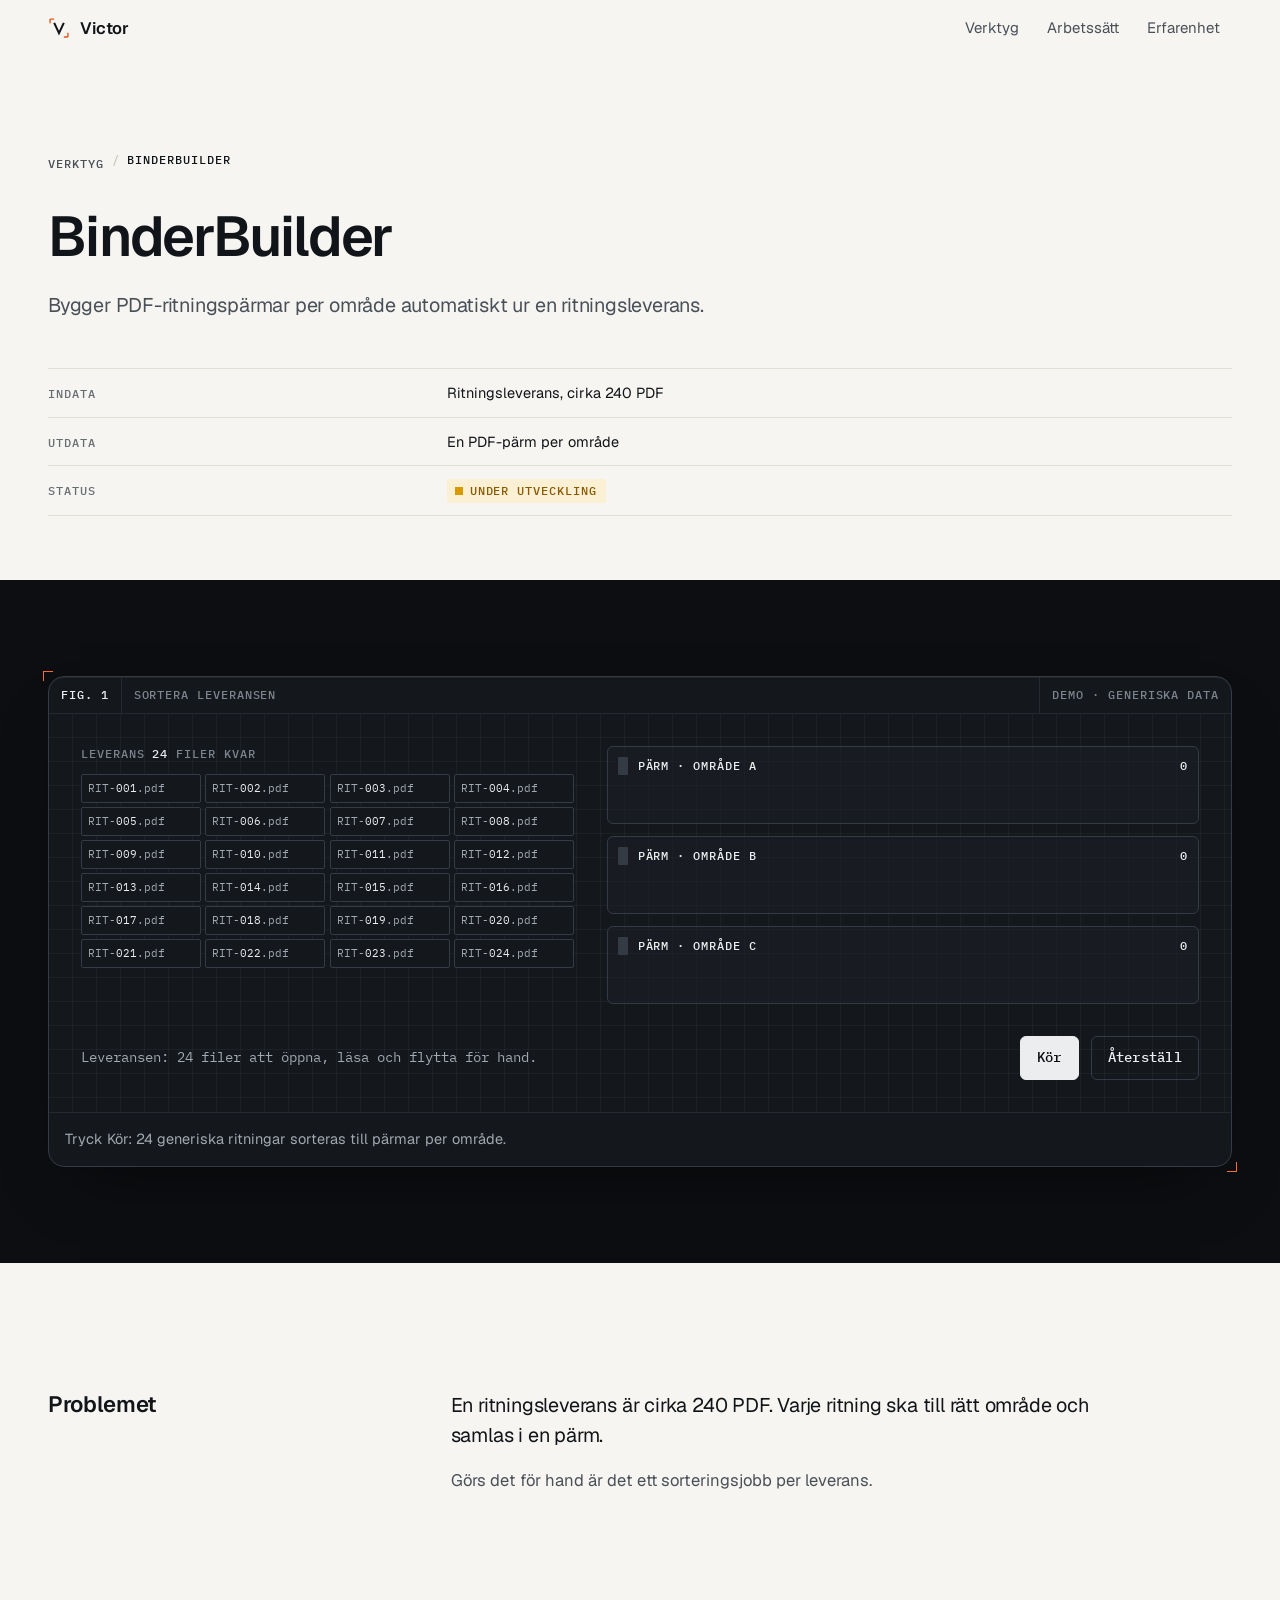
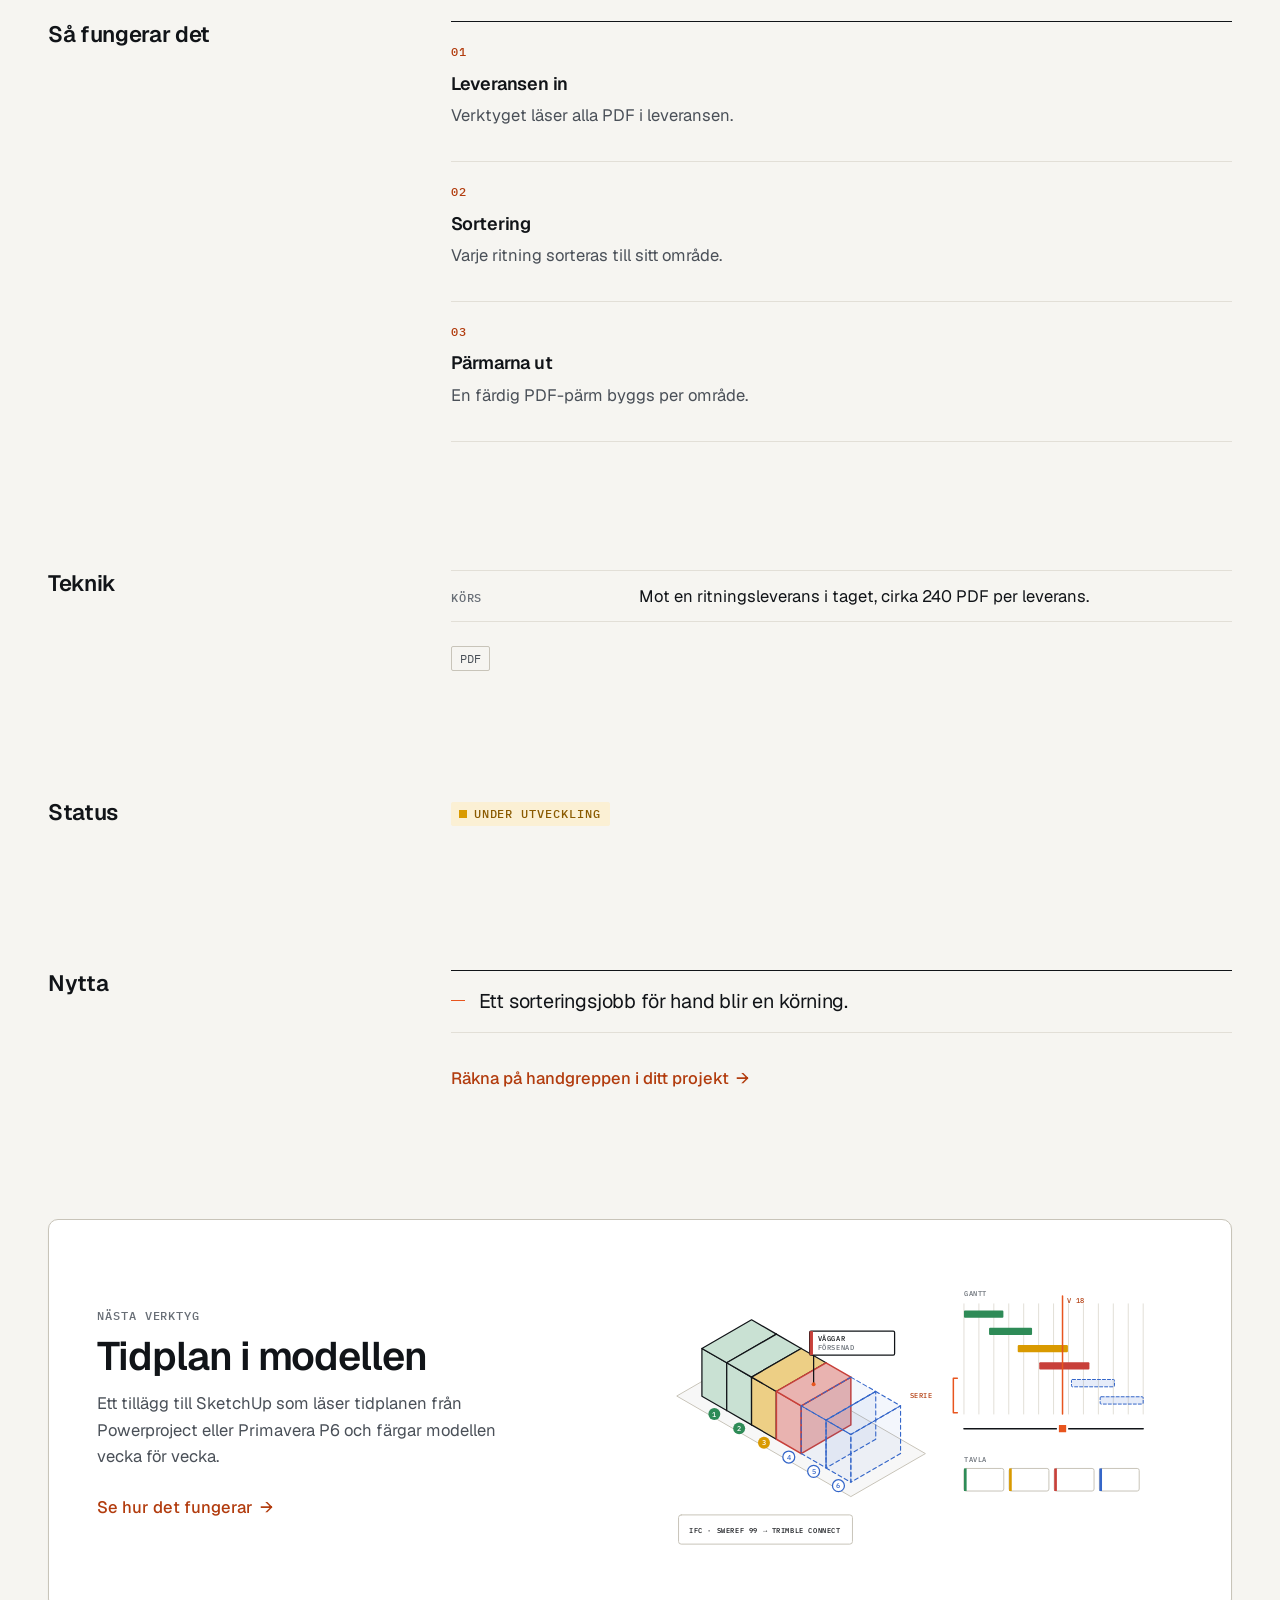
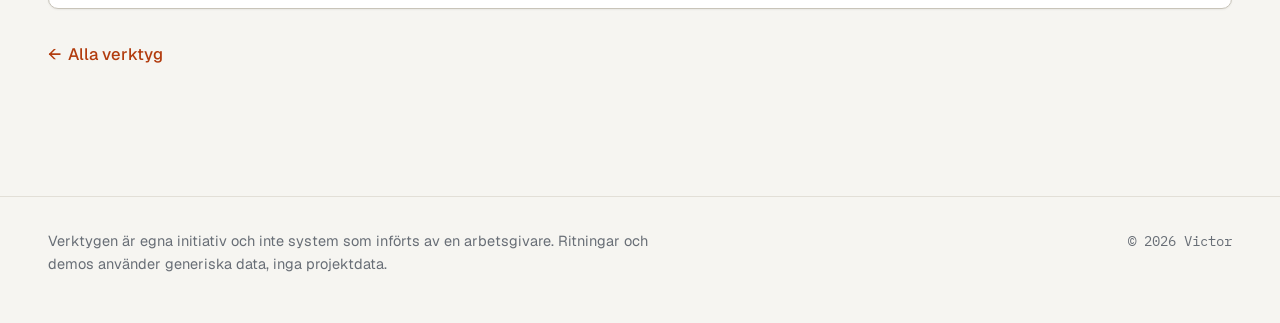
<file: verktyg/binderbuilder/index.html>
<!DOCTYPE html>
<!-- Genererad av tools/gen.js. Redigera tools/ och kör: node tools/gen.js -->
<html lang="sv">
<head>
<meta charset="utf-8">
<meta name="viewport" content="width=device-width, initial-scale=1, viewport-fit=cover">
<title>BinderBuilder – Victor</title>
<meta name="description" content="Bygger PDF-ritningspärmar per område automatiskt ur en ritningsleverans.">
<link rel="canonical" href="https://vfalk-ncc.github.io/Portfolio/verktyg/binderbuilder/">
<meta name="color-scheme" content="light dark">
<meta name="theme-color" content="#F6F5F1" media="(prefers-color-scheme: light)">
<meta name="theme-color" content="#0C0E11" media="(prefers-color-scheme: dark)">
<meta property="og:type" content="website">
<meta property="og:locale" content="sv_SE">
<meta property="og:site_name" content="Victor">
<meta property="og:url" content="https://vfalk-ncc.github.io/Portfolio/verktyg/binderbuilder/">
<meta property="og:title" content="BinderBuilder – Victor">
<meta property="og:description" content="Bygger PDF-ritningspärmar per område automatiskt ur en ritningsleverans.">
<meta property="og:image" content="https://vfalk-ncc.github.io/Portfolio/img/og.png">
<meta property="og:image:width" content="1200">
<meta property="og:image:height" content="630">
<meta property="og:image:alt" content="Linjeritning av en industrihall i statusfärger, vecka 18">
<meta name="twitter:card" content="summary_large_image">
<link rel="icon" href="../../img/favicon.svg" type="image/svg+xml">
<link rel="preload" href="../../fonts/geist-latin-var.woff2" as="font" type="font/woff2" crossorigin>
<link rel="stylesheet" href="../../css/style.css">
<script>(function(d){d.classList.add('js');if(!matchMedia('(prefers-reduced-motion: reduce)').matches&&d.dataset.page==='start'){d.classList.add('intro');setTimeout(function(){d.classList.remove('intro');},3000);}})(document.documentElement);</script>
<script src="../../js/main.js" defer></script>
<script type="application/ld+json">{"@context":"https://schema.org","@type":"CreativeWork","name":"BinderBuilder","description":"Bygger PDF-ritningspärmar per område automatiskt ur en ritningsleverans.","url":"https://vfalk-ncc.github.io/Portfolio/verktyg/binderbuilder/","inLanguage":"sv","creator":{"@type":"Person","name":"Victor","url":"https://vfalk-ncc.github.io/Portfolio/"}}</script>
</head>
<body>
<a class="skip" href="#innehall">Hoppa till innehåll</a>
<header class="top">
  <div class="wrap top-in">
    <a class="brand" href="../../" aria-label="Victor, till startsidan">
      <svg class="brand-mark" viewBox="0 0 64 64" aria-hidden="true" focusable="false"><path d="M18 17 L32 47 L46 17" fill="none" stroke="currentColor" stroke-width="6"/><path class="bm-c" d="M6 6 H18 M6 6 V18 M58 58 H46 M58 58 V46" stroke-width="4"/></svg>
      <span class="brand-t">Victor</span>
    </a>
    <nav aria-label="Huvudmeny">
      <ul class="nav">
        <li><a href="../../#verktyg" aria-current="true">Verktyg</a></li>
        <li><a href="../../#arbetssatt">Arbetssätt</a></li>
        <li><a href="../../#erfarenhet">Erfarenhet</a></li>
      </ul>
    </nav>
  </div>
</header>

<main id="innehall" tabindex="-1">

<section class="c-hero" aria-labelledby="h1">
  <div class="wrap">
    <nav class="crumbs" aria-label="Brödsmulor"><ol><li><a href="../../#verktyg">Verktyg</a></li><li><span aria-current="page">BinderBuilder</span></li></ol></nav>
    <div class="c-hero-in">
      <div class="c-hero-t">
        <h1 id="h1">BinderBuilder</h1>
        <p class="lead">Bygger PDF-ritningspärmar per område automatiskt ur en ritningsleverans.</p>
      </div>
      <dl class="facts"><div><dt>Indata</dt><dd>Ritningsleverans, cirka 240 PDF</dd></div><div><dt>Utdata</dt><dd>En PDF-pärm per område</dd></div><div><dt>Status</dt><dd><span class="st st-active"><i aria-hidden="true"></i>Under utveckling</span></dd></div></dl>
    </div>
  </div>
</section>

<section class="scene c-prev" aria-label="Förhandsvisning">
  <div class="wrap wrap-bleed">
    <figure data-vt="binderbuilder" class="frame frame-stage frame-demo">
  <div class="frame-tb" aria-hidden="true"><span>Fig. 1</span><span class="frame-ti">Sortera leveransen</span><span class="frame-mo">Demo · generiska data</span></div>
  <div class="frame-body "><div class="demo dso is-sorted" data-demo="sortera">
  <div class="so-heap"><p class="so-k">Leverans <b class="so-left">0</b> <span>filer kvar</span></p><ol class="so-files so-pile"></ol></div>
  <div class="so-binders"><div class="so-b" data-area="A"><p class="so-bh"><span class="so-sp" aria-hidden="true"></span>Pärm · Område A<b class="so-n">8</b></p><ol class="so-files"><li class="so-f" data-i="0" data-area="A"><i>RIT-</i><span>001</span><i>.pdf</i></li><li class="so-f" data-i="4" data-area="A"><i>RIT-</i><span>005</span><i>.pdf</i></li><li class="so-f" data-i="7" data-area="A"><i>RIT-</i><span>008</span><i>.pdf</i></li><li class="so-f" data-i="9" data-area="A"><i>RIT-</i><span>010</span><i>.pdf</i></li><li class="so-f" data-i="13" data-area="A"><i>RIT-</i><span>014</span><i>.pdf</i></li><li class="so-f" data-i="15" data-area="A"><i>RIT-</i><span>016</span><i>.pdf</i></li><li class="so-f" data-i="20" data-area="A"><i>RIT-</i><span>021</span><i>.pdf</i></li><li class="so-f" data-i="23" data-area="A"><i>RIT-</i><span>024</span><i>.pdf</i></li></ol></div><div class="so-b" data-area="B"><p class="so-bh"><span class="so-sp" aria-hidden="true"></span>Pärm · Område B<b class="so-n">8</b></p><ol class="so-files"><li class="so-f" data-i="1" data-area="B"><i>RIT-</i><span>002</span><i>.pdf</i></li><li class="so-f" data-i="3" data-area="B"><i>RIT-</i><span>004</span><i>.pdf</i></li><li class="so-f" data-i="8" data-area="B"><i>RIT-</i><span>009</span><i>.pdf</i></li><li class="so-f" data-i="10" data-area="B"><i>RIT-</i><span>011</span><i>.pdf</i></li><li class="so-f" data-i="12" data-area="B"><i>RIT-</i><span>013</span><i>.pdf</i></li><li class="so-f" data-i="16" data-area="B"><i>RIT-</i><span>017</span><i>.pdf</i></li><li class="so-f" data-i="19" data-area="B"><i>RIT-</i><span>020</span><i>.pdf</i></li><li class="so-f" data-i="21" data-area="B"><i>RIT-</i><span>022</span><i>.pdf</i></li></ol></div><div class="so-b" data-area="C"><p class="so-bh"><span class="so-sp" aria-hidden="true"></span>Pärm · Område C<b class="so-n">8</b></p><ol class="so-files"><li class="so-f" data-i="2" data-area="C"><i>RIT-</i><span>003</span><i>.pdf</i></li><li class="so-f" data-i="5" data-area="C"><i>RIT-</i><span>006</span><i>.pdf</i></li><li class="so-f" data-i="6" data-area="C"><i>RIT-</i><span>007</span><i>.pdf</i></li><li class="so-f" data-i="11" data-area="C"><i>RIT-</i><span>012</span><i>.pdf</i></li><li class="so-f" data-i="14" data-area="C"><i>RIT-</i><span>015</span><i>.pdf</i></li><li class="so-f" data-i="17" data-area="C"><i>RIT-</i><span>018</span><i>.pdf</i></li><li class="so-f" data-i="18" data-area="C"><i>RIT-</i><span>019</span><i>.pdf</i></li><li class="so-f" data-i="22" data-area="C"><i>RIT-</i><span>023</span><i>.pdf</i></li></ol></div></div>
  <div class="demo-ctrl js-only"><p class="so-read" aria-live="polite">24 filer i leveransen.</p><button type="button" class="btn-s btn-run" data-run>Kör</button><button type="button" class="btn-s" data-reset>Återställ</button></div>
</div></div>
  <figcaption>Tryck Kör: 24 generiska ritningar sorteras till pärmar per område.</figcaption>
</figure>
  </div>
</section>

<section class="c-sec" aria-labelledby="h-problem">
  <div class="wrap c-row">
    <h2 class="c-h" id="h-problem">Problemet</h2>
    <div class="c-c"><p class="c-lead">En ritningsleverans är cirka 240 PDF. Varje ritning ska till rätt område och samlas i en pärm.</p><p class="c-p">Görs det för hand är det ett sorteringsjobb per leverans.</p></div>
  </div>
</section>

<section class="c-sec" aria-labelledby="h-how">
  <div class="wrap c-row">
    <h2 class="c-h" id="h-how">Så fungerar det</h2>
    <ol class="c-c steps"><li class="step reveal"><span class="step-n" aria-hidden="true">01</span><div class="step-b"><h3>Leveransen in</h3><p>Verktyget läser alla PDF i leveransen.</p></div></li><li class="step reveal"><span class="step-n" aria-hidden="true">02</span><div class="step-b"><h3>Sortering</h3><p>Varje ritning sorteras till sitt område.</p></div></li><li class="step reveal"><span class="step-n" aria-hidden="true">03</span><div class="step-b"><h3>Pärmarna ut</h3><p>En färdig PDF-pärm byggs per område.</p></div></li></ol>
  </div>
</section>



<section class="c-sec" aria-labelledby="h-tech">
  <div class="wrap c-row">
    <h2 class="c-h" id="h-tech">Teknik</h2>
    <div class="c-c">
      <dl class="facts c-facts"><div><dt>Körs</dt><dd>Mot en ritningsleverans i taget, cirka 240 PDF per leverans.</dd></div></dl>
      <ul class="tags" aria-label="Teknik och funktioner"><li>PDF</li></ul>
    </div>
  </div>
</section>

<section class="c-sec" aria-labelledby="h-status">
  <div class="wrap c-row">
    <h2 class="c-h" id="h-status">Status</h2>
    <div class="c-c"><p class="c-status"><span class="st st-active"><i aria-hidden="true"></i>Under utveckling</span></p></div>
  </div>
</section>

<section class="c-sec" aria-labelledby="h-nytta">
  <div class="wrap c-row">
    <h2 class="c-h" id="h-nytta">Nytta</h2>
    <div class="c-c">
      <ul class="nytta"><li>Ett sorteringsjobb för hand blir en körning.</li></ul>
      <p class="more-link"><a class="tlink" href="../../?verktyg=binderbuilder#kalkyl">Räkna på handgreppen i ditt projekt <span class="arr" aria-hidden="true">→</span></a></p>
    </div>
  </div>
</section>

<section class="c-next" aria-labelledby="h-next">
  <div class="wrap">
    <h2 class="vh" id="h-next">Nästa verktyg</h2>
    <a class="next" href="../../verktyg/tidplan-i-modellen/">
      <span class="next-t"><span class="over">Nästa verktyg</span><span class="next-n">Tidplan i modellen</span><span class="next-l">Ett tillägg till SketchUp som läser tidplanen från Powerproject eller Primavera P6 och färgar modellen vecka för vecka.</span><span class="tlink">Se hur det fungerar <span class="arr" aria-hidden="true">→</span></span></span>
      <span class="next-a" aria-hidden="true"><svg class="ill" viewBox="0 0 800 440" aria-hidden="true" focusable="false"><polygon class="slab" points="150,128.4 411.9,279.6 299.6,344.4 37.8,193.2"/><g data-f="status"><g class="f-d"><polygon points="75.2,193.2 112.6,214.8 112.6,142.8 75.2,121.2"/><polygon points="187.4,171.6 112.6,214.8 112.6,142.8 187.4,99.6"/><polygon points="150,78 187.4,99.6 112.6,142.8 75.2,121.2"/></g><g class="f-d"><polygon points="112.6,214.8 150,236.4 150,164.4 112.6,142.8"/><polygon points="224.8,193.2 150,236.4 150,164.4 224.8,121.2"/><polygon points="187.4,99.6 224.8,121.2 150,164.4 112.6,142.8"/></g><g class="f-o"><polygon points="150,236.4 187.4,258 187.4,186 150,164.4"/><polygon points="262.2,214.8 187.4,258 187.4,186 262.2,142.8"/><polygon points="224.8,121.2 262.2,142.8 187.4,186 150,164.4"/></g><g class="f-l"><polygon points="187.4,258 224.8,279.6 224.8,207.6 187.4,186"/><polygon points="299.6,236.4 224.8,279.6 224.8,207.6 299.6,164.4"/><polygon points="262.2,142.8 299.6,164.4 224.8,207.6 187.4,186"/></g><g class="f-p"><polygon points="224.8,279.6 262.2,301.2 262.2,229.2 224.8,207.6"/><polygon points="337.1,258 262.2,301.2 262.2,229.2 337.1,186"/><polygon points="299.6,164.4 337.1,186 262.2,229.2 224.8,207.6"/></g><g class="f-p"><polygon points="262.2,301.2 299.6,322.8 299.6,250.8 262.2,229.2"/><polygon points="374.5,279.6 299.6,322.8 299.6,250.8 374.5,207.6"/><polygon points="337.1,186 374.5,207.6 299.6,250.8 262.2,229.2"/></g></g><g data-f="montage"><g class="n-d"><circle cx="93.9" cy="220" r="9"/><text x="93.9" y="224">1</text></g><g class="n-d"><circle cx="131.3" cy="241.6" r="9"/><text x="131.3" y="245.6">2</text></g><g class="n-o"><circle cx="168.7" cy="263.2" r="9"/><text x="168.7" y="267.2">3</text></g><g class="n-p"><circle cx="206.1" cy="284.8" r="9"/><text x="206.1" y="288.8">4</text></g><g class="n-p"><circle cx="243.5" cy="306.4" r="9"/><text x="243.5" y="310.4">5</text></g><g class="n-p"><circle cx="280.9" cy="328" r="9"/><text x="280.9" y="332">6</text></g></g><g data-f="skyltar"><g class="sign sg-l"><line x1="243.5" y1="175.2" x2="243.5" y2="131.2"/><rect x="237.5" y="95.2" width="128" height="36" rx="2"/><rect class="sign-k" x="237.5" y="95.2" width="5" height="36"/><text class="t t-ink" x="249.5" y="110.2">VÄGGAR</text><text class="t" x="249.5" y="124.2">FÖRSENAD</text><circle class="sign-p" cx="243.5" cy="175.2" r="3"/></g></g><g data-f="gantt"><text class="t" x="470" y="42">GANTT</text><line class="gl" x1="470" y1="54" x2="470" y2="220"/><line class="gl" x1="492.5" y1="54" x2="492.5" y2="220"/><line class="gl" x1="515" y1="54" x2="515" y2="220"/><line class="gl" x1="537.5" y1="54" x2="537.5" y2="220"/><line class="gl" x1="560" y1="54" x2="560" y2="220"/><line class="gl" x1="582.5" y1="54" x2="582.5" y2="220"/><line class="gl" x1="605" y1="54" x2="605" y2="220"/><line class="gl" x1="627.5" y1="54" x2="627.5" y2="220"/><line class="gl" x1="650" y1="54" x2="650" y2="220"/><line class="gl" x1="672.5" y1="54" x2="672.5" y2="220"/><line class="gl" x1="695" y1="54" x2="695" y2="220"/><line class="gl" x1="717.5" y1="54" x2="717.5" y2="220"/><line class="gl" x1="740" y1="54" x2="740" y2="220"/><rect class="b-d" x="470" y="64" width="59.4" height="11" rx="1.5"/><rect class="b-d" x="507.8" y="90" width="64.8" height="11" rx="1.5"/><rect class="b-o" x="551" y="116" width="75.6" height="11" rx="1.5"/><rect class="b-l" x="583.4" y="142" width="75.6" height="11" rx="1.5"/><rect class="b-p" x="632" y="168" width="64.8" height="11" rx="1.5"/><rect class="b-p" x="675.2" y="194" width="64.8" height="11" rx="1.5"/><g class="card k-d"><rect x="470" y="302" width="60" height="34" rx="3"/><rect class="card-k" x="470" y="302" width="4" height="34"/></g><g class="card k-o"><rect x="538" y="302" width="60" height="34" rx="3"/><rect class="card-k" x="538" y="302" width="4" height="34"/></g><g class="card k-l"><rect x="606" y="302" width="60" height="34" rx="3"/><rect class="card-k" x="606" y="302" width="4" height="34"/></g><g class="card k-p"><rect x="674" y="302" width="60" height="34" rx="3"/><rect class="card-k" x="674" y="302" width="4" height="34"/></g><text class="t" x="470" y="292">TAVLA</text></g><g data-f="serie"><path class="bracket" d="M460 166 h-6 v52 h6"/><text class="t t-acc" x="388" y="196">SERIE</text></g><g data-f="reglage"><line class="now" x1="618.5" y1="42" x2="618.5" y2="220"/><text class="t t-acc" x="624.5" y="52">V 18</text><line class="ln" x1="470" y1="242" x2="740" y2="242"/><rect class="accf" x="611.5" y="235" width="14" height="14" rx="2"/></g><g data-f="ifc"><g class="chip"><rect x="40" y="372" width="262" height="44" rx="4"/></g><text class="t t-ink" x="56" y="399">IFC · SWEREF 99 → TRIMBLE CONNECT</text></g></svg></span>
    </a>
    <p class="back"><a class="tlink" href="../../#verktyg"><span class="arr arr-l" aria-hidden="true">←</span> Alla verktyg</a></p>
  </div>
</section>

</main>

<footer class="foot">
  <div class="wrap foot-in">
    <p>Verktygen är egna initiativ och inte system som införts av en arbetsgivare. Ritningar och demos använder generiska data, inga projektdata.</p>
    <p class="foot-y">© 2026 Victor</p>
  </div>
</footer>
</body>
</html>
</file>
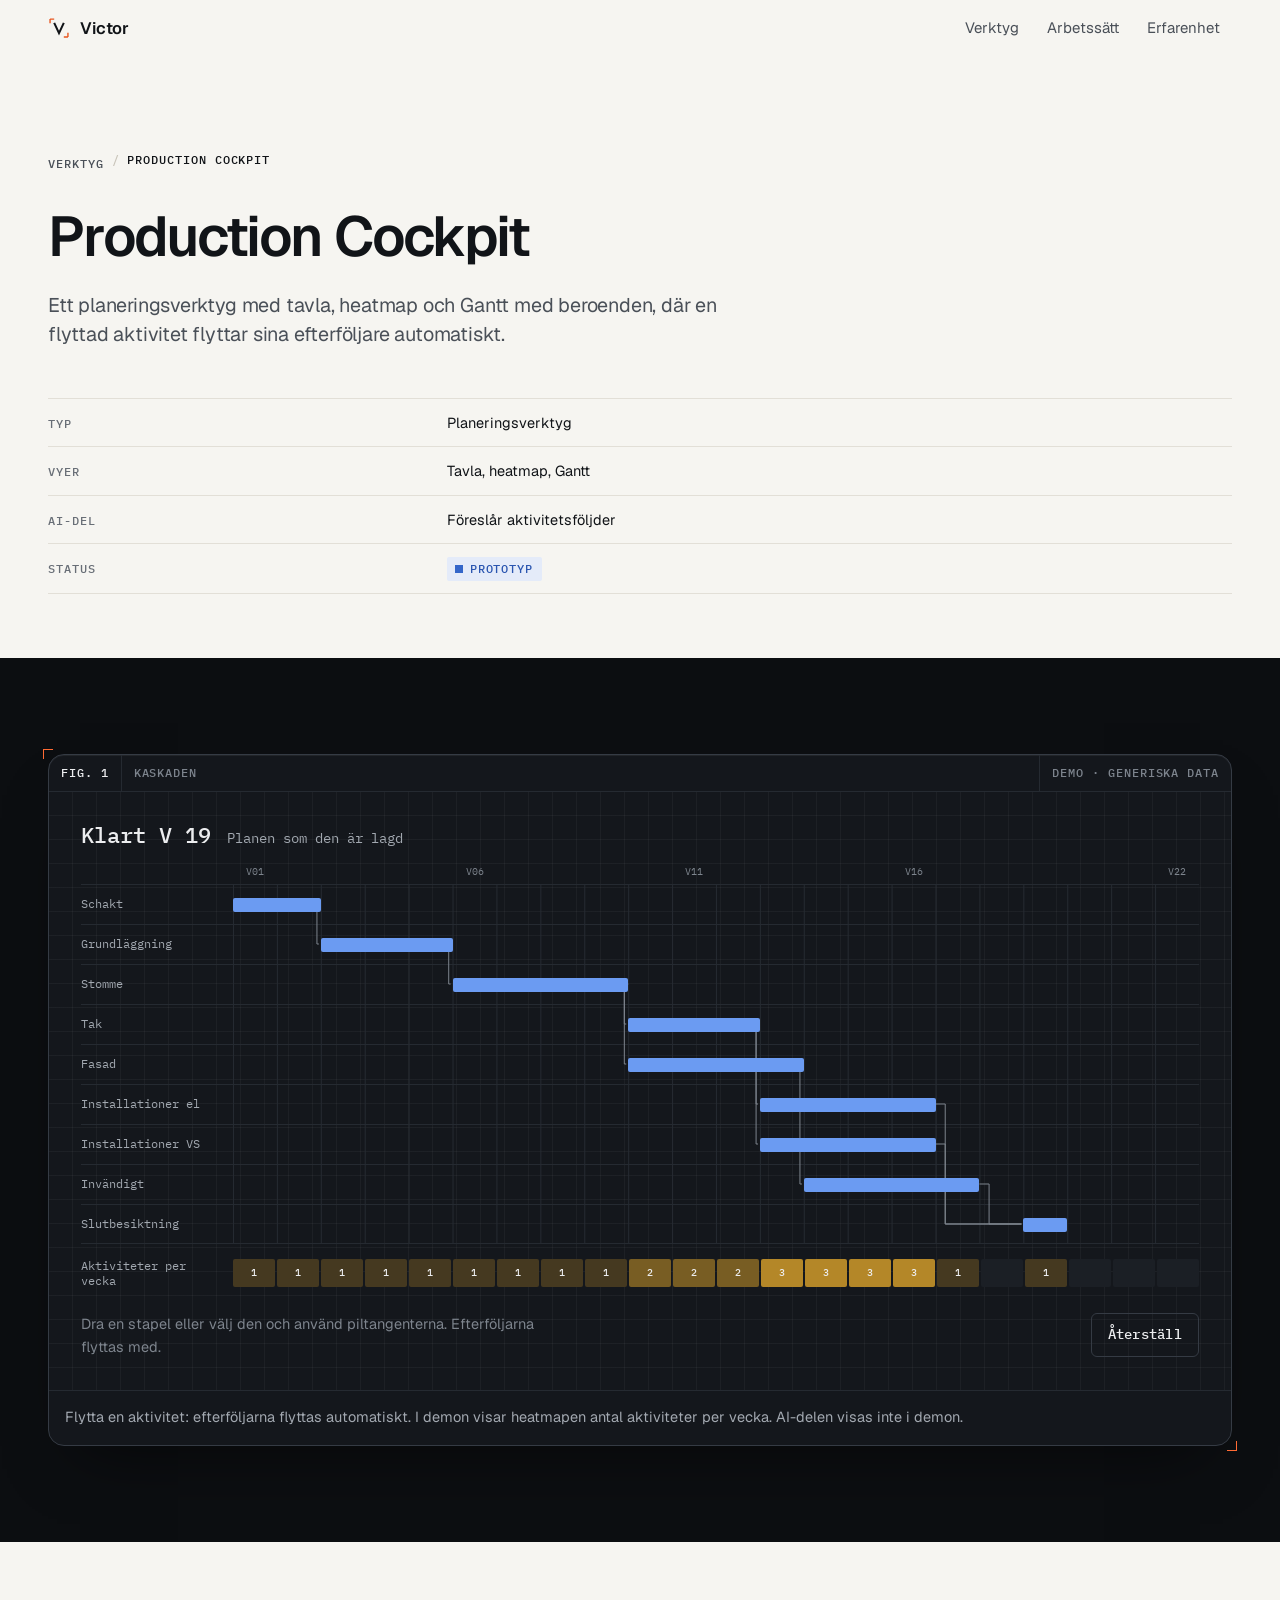
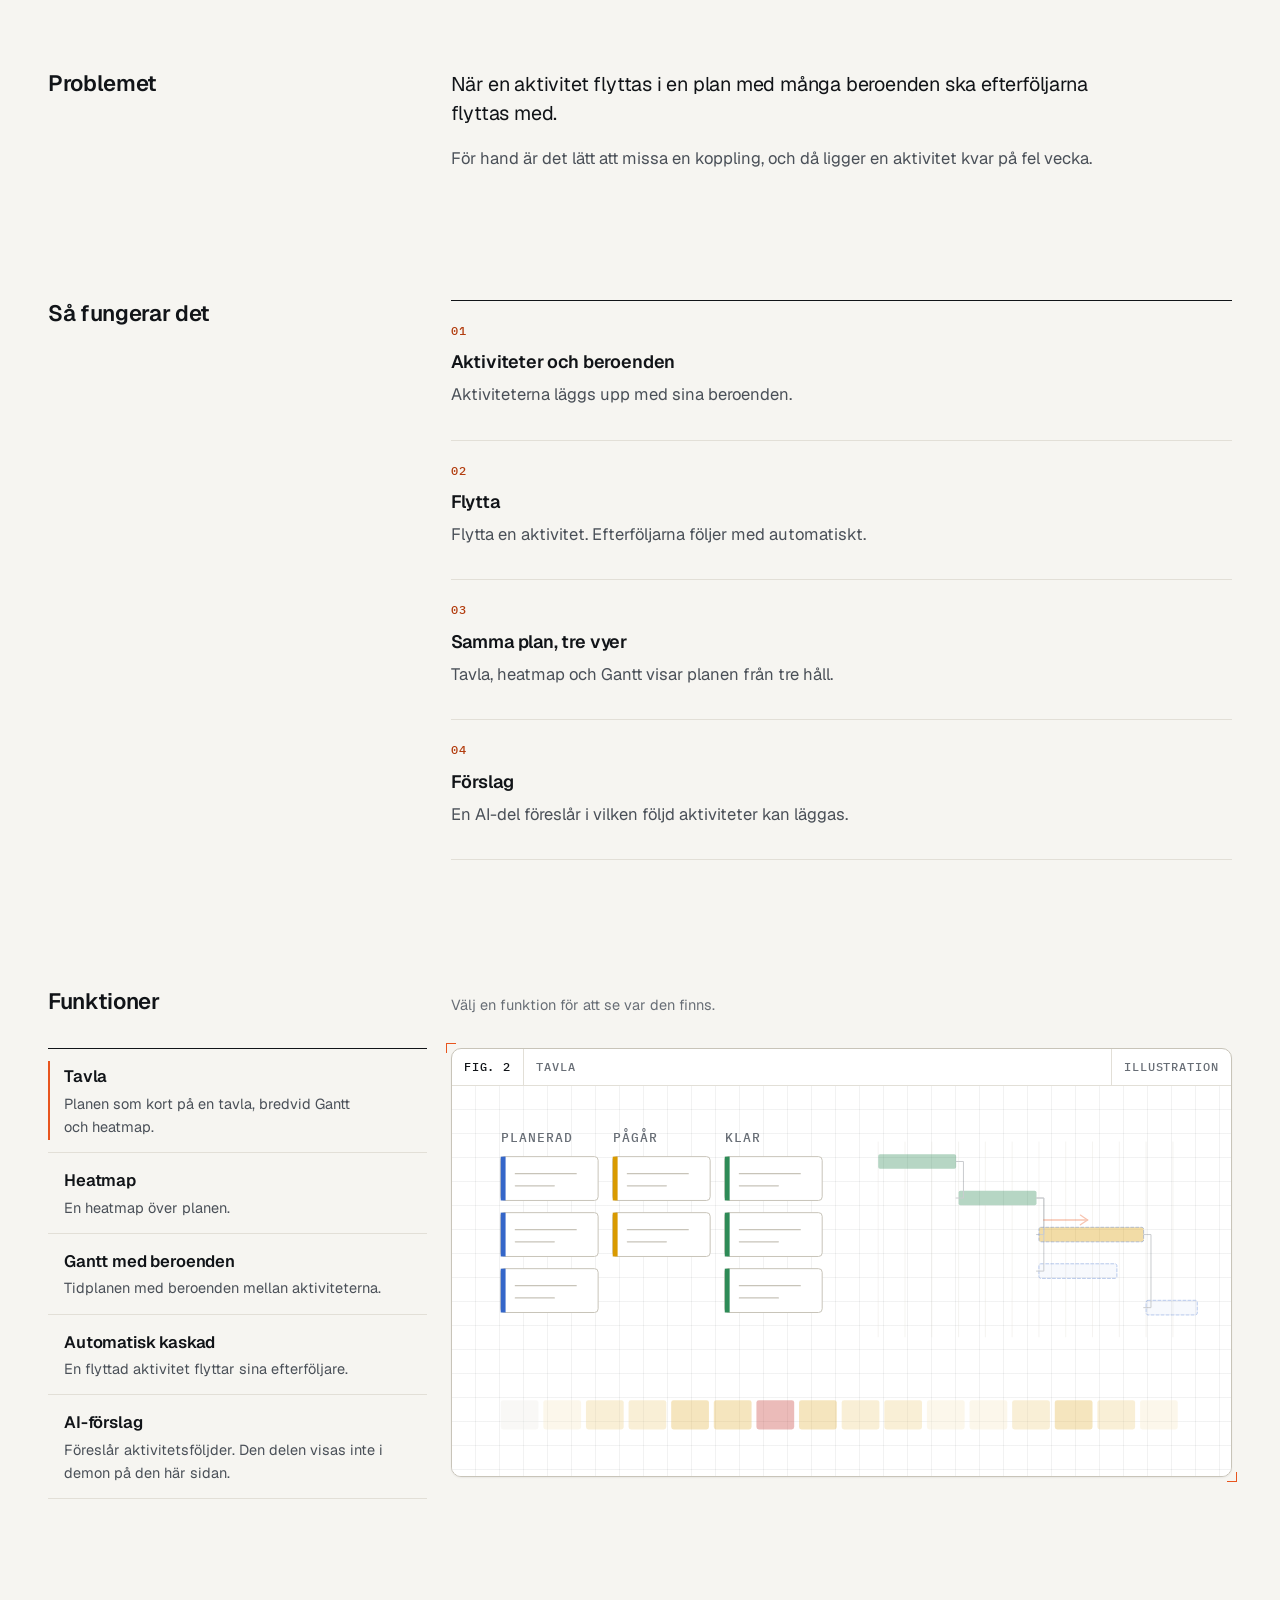
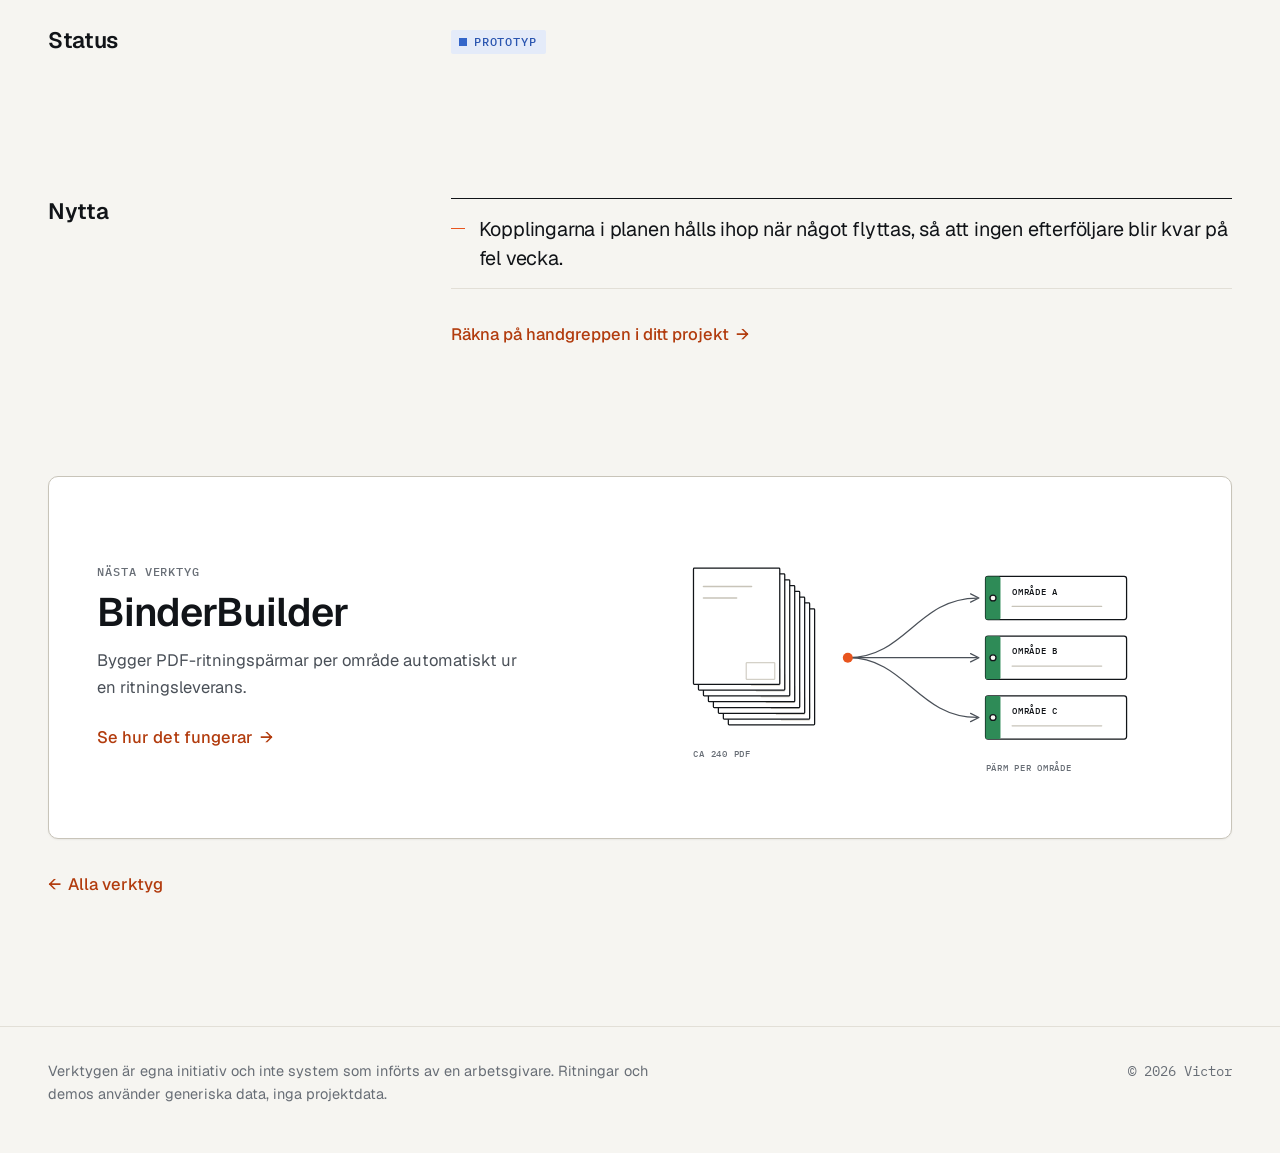
<file: verktyg/production-cockpit/index.html>
<!DOCTYPE html>
<!-- Genererad av tools/gen.js. Redigera tools/ och kör: node tools/gen.js -->
<html lang="sv">
<head>
<meta charset="utf-8">
<meta name="viewport" content="width=device-width, initial-scale=1, viewport-fit=cover">
<title>Production Cockpit – Victor</title>
<meta name="description" content="Ett planeringsverktyg med tavla, heatmap och Gantt med beroenden, där en flyttad aktivitet flyttar sina efterföljare automatiskt.">
<link rel="canonical" href="https://vfalk-ncc.github.io/Portfolio/verktyg/production-cockpit/">
<meta name="color-scheme" content="light dark">
<meta name="theme-color" content="#F6F5F1" media="(prefers-color-scheme: light)">
<meta name="theme-color" content="#0C0E11" media="(prefers-color-scheme: dark)">
<meta property="og:type" content="website">
<meta property="og:locale" content="sv_SE">
<meta property="og:site_name" content="Victor">
<meta property="og:url" content="https://vfalk-ncc.github.io/Portfolio/verktyg/production-cockpit/">
<meta property="og:title" content="Production Cockpit – Victor">
<meta property="og:description" content="Ett planeringsverktyg med tavla, heatmap och Gantt med beroenden, där en flyttad aktivitet flyttar sina efterföljare automatiskt.">
<meta property="og:image" content="https://vfalk-ncc.github.io/Portfolio/img/og.png">
<meta property="og:image:width" content="1200">
<meta property="og:image:height" content="630">
<meta property="og:image:alt" content="Linjeritning av en industrihall i statusfärger, vecka 18">
<meta name="twitter:card" content="summary_large_image">
<link rel="icon" href="../../img/favicon.svg" type="image/svg+xml">
<link rel="preload" href="../../fonts/geist-latin-var.woff2" as="font" type="font/woff2" crossorigin>
<link rel="stylesheet" href="../../css/style.css">
<script>(function(d){d.classList.add('js');if(!matchMedia('(prefers-reduced-motion: reduce)').matches&&d.dataset.page==='start'){d.classList.add('intro');setTimeout(function(){d.classList.remove('intro');},3000);}})(document.documentElement);</script>
<script src="../../js/main.js" defer></script>
<script type="application/ld+json">{"@context":"https://schema.org","@type":"CreativeWork","name":"Production Cockpit","description":"Ett planeringsverktyg med tavla, heatmap och Gantt med beroenden, där en flyttad aktivitet flyttar sina efterföljare automatiskt.","url":"https://vfalk-ncc.github.io/Portfolio/verktyg/production-cockpit/","inLanguage":"sv","creator":{"@type":"Person","name":"Victor","url":"https://vfalk-ncc.github.io/Portfolio/"}}</script>
</head>
<body>
<a class="skip" href="#innehall">Hoppa till innehåll</a>
<header class="top">
  <div class="wrap top-in">
    <a class="brand" href="../../" aria-label="Victor, till startsidan">
      <svg class="brand-mark" viewBox="0 0 64 64" aria-hidden="true" focusable="false"><path d="M18 17 L32 47 L46 17" fill="none" stroke="currentColor" stroke-width="6"/><path class="bm-c" d="M6 6 H18 M6 6 V18 M58 58 H46 M58 58 V46" stroke-width="4"/></svg>
      <span class="brand-t">Victor</span>
    </a>
    <nav aria-label="Huvudmeny">
      <ul class="nav">
        <li><a href="../../#verktyg" aria-current="true">Verktyg</a></li>
        <li><a href="../../#arbetssatt">Arbetssätt</a></li>
        <li><a href="../../#erfarenhet">Erfarenhet</a></li>
      </ul>
    </nav>
  </div>
</header>

<main id="innehall" tabindex="-1">

<section class="c-hero" aria-labelledby="h1">
  <div class="wrap">
    <nav class="crumbs" aria-label="Brödsmulor"><ol><li><a href="../../#verktyg">Verktyg</a></li><li><span aria-current="page">Production Cockpit</span></li></ol></nav>
    <div class="c-hero-in">
      <div class="c-hero-t">
        <h1 id="h1">Production Cockpit</h1>
        <p class="lead">Ett planeringsverktyg med tavla, heatmap och Gantt med beroenden, där en flyttad aktivitet flyttar sina efterföljare automatiskt.</p>
      </div>
      <dl class="facts"><div><dt>Typ</dt><dd>Planeringsverktyg</dd></div><div><dt>Vyer</dt><dd>Tavla, heatmap, Gantt</dd></div><div><dt>AI-del</dt><dd>Föreslår aktivitetsföljder</dd></div><div><dt>Status</dt><dd><span class="st st-planned"><i aria-hidden="true"></i>Prototyp</span></dd></div></dl>
    </div>
  </div>
</section>

<section class="scene c-prev" aria-label="Förhandsvisning">
  <div class="wrap wrap-bleed">
    <figure data-vt="production-cockpit" class="frame frame-stage frame-demo">
  <div class="frame-tb" aria-hidden="true"><span>Fig. 1</span><span class="frame-ti">Kaskaden</span><span class="frame-mo">Demo · generiska data</span></div>
  <div class="frame-body "><div class="demo dka" data-demo="kaskad" data-weeks="22">
  <p class="dka-read" aria-live="polite"><span class="dka-wk">Klart V 19</span><span class="dka-sum">Planen som den är lagd</span></p>
  <div class="kg" style="--weeks:22">
    <div class="kg-head" aria-hidden="true"><span class="kg-lab"></span><span class="kg-scale"><span style="--t:1">V01</span><span style="--t:6">V06</span><span style="--t:11">V11</span><span style="--t:16">V16</span><span style="--t:22">V22</span></span></div>
    <div class="kg-body">
      <ol class="kg-rows"><li class="kg-row" data-id="A" data-s="1" data-d="2" data-pred="" style="--s:1;--d:2;--s0:1"><span class="kg-lab">Schakt</span><span class="kg-track"><span class="kg-ghost"></span><span class="kg-bar" data-name="Schakt"><span class="kg-d" aria-hidden="true"></span></span></span></li><li class="kg-row" data-id="B" data-s="3" data-d="3" data-pred="A" style="--s:3;--d:3;--s0:3"><span class="kg-lab">Grundläggning</span><span class="kg-track"><span class="kg-ghost"></span><span class="kg-bar" data-name="Grundläggning"><span class="kg-d" aria-hidden="true"></span></span></span></li><li class="kg-row" data-id="C" data-s="6" data-d="4" data-pred="B" style="--s:6;--d:4;--s0:6"><span class="kg-lab">Stomme</span><span class="kg-track"><span class="kg-ghost"></span><span class="kg-bar" data-name="Stomme"><span class="kg-d" aria-hidden="true"></span></span></span></li><li class="kg-row" data-id="D" data-s="10" data-d="3" data-pred="C" style="--s:10;--d:3;--s0:10"><span class="kg-lab">Tak</span><span class="kg-track"><span class="kg-ghost"></span><span class="kg-bar" data-name="Tak"><span class="kg-d" aria-hidden="true"></span></span></span></li><li class="kg-row" data-id="E" data-s="10" data-d="4" data-pred="C" style="--s:10;--d:4;--s0:10"><span class="kg-lab">Fasad</span><span class="kg-track"><span class="kg-ghost"></span><span class="kg-bar" data-name="Fasad"><span class="kg-d" aria-hidden="true"></span></span></span></li><li class="kg-row" data-id="F" data-s="13" data-d="4" data-pred="D" style="--s:13;--d:4;--s0:13"><span class="kg-lab">Installationer el</span><span class="kg-track"><span class="kg-ghost"></span><span class="kg-bar" data-name="Installationer el"><span class="kg-d" aria-hidden="true"></span></span></span></li><li class="kg-row" data-id="G" data-s="13" data-d="4" data-pred="D" style="--s:13;--d:4;--s0:13"><span class="kg-lab">Installationer VS</span><span class="kg-track"><span class="kg-ghost"></span><span class="kg-bar" data-name="Installationer VS"><span class="kg-d" aria-hidden="true"></span></span></span></li><li class="kg-row" data-id="H" data-s="14" data-d="4" data-pred="E" style="--s:14;--d:4;--s0:14"><span class="kg-lab">Invändigt</span><span class="kg-track"><span class="kg-ghost"></span><span class="kg-bar" data-name="Invändigt"><span class="kg-d" aria-hidden="true"></span></span></span></li><li class="kg-row" data-id="I" data-s="19" data-d="1" data-pred="F,G,H" style="--s:19;--d:1;--s0:19"><span class="kg-lab">Slutbesiktning</span><span class="kg-track"><span class="kg-ghost"></span><span class="kg-bar" data-name="Slutbesiktning"><span class="kg-d" aria-hidden="true"></span></span></span></li></ol>
      <svg class="kg-deps" aria-hidden="true" focusable="false" preserveAspectRatio="none"></svg>
    </div>
    <div class="kg-hm"><span class="kg-lab">Aktiviteter per vecka</span><span class="kg-hmrow" role="img" aria-label="Aktiviteter per vecka, högst 3"><span class="hm hm-1" title="V1: 1">1</span><span class="hm hm-1" title="V2: 1">1</span><span class="hm hm-1" title="V3: 1">1</span><span class="hm hm-1" title="V4: 1">1</span><span class="hm hm-1" title="V5: 1">1</span><span class="hm hm-1" title="V6: 1">1</span><span class="hm hm-1" title="V7: 1">1</span><span class="hm hm-1" title="V8: 1">1</span><span class="hm hm-1" title="V9: 1">1</span><span class="hm hm-2" title="V10: 2">2</span><span class="hm hm-2" title="V11: 2">2</span><span class="hm hm-2" title="V12: 2">2</span><span class="hm hm-3" title="V13: 3">3</span><span class="hm hm-3" title="V14: 3">3</span><span class="hm hm-3" title="V15: 3">3</span><span class="hm hm-3" title="V16: 3">3</span><span class="hm hm-1" title="V17: 1">1</span><span class="hm hm-0" title="V18: 0"></span><span class="hm hm-1" title="V19: 1">1</span><span class="hm hm-0" title="V20: 0"></span><span class="hm hm-0" title="V21: 0"></span><span class="hm hm-0" title="V22: 0"></span></span></div>
  </div>
  <div class="demo-ctrl js-only"><p class="demo-hint">Dra en stapel eller välj den och använd piltangenterna. Efterföljarna flyttas med.</p><button type="button" class="btn-s" data-reset>Återställ</button></div>
</div></div>
  <figcaption>Flytta en aktivitet: efterföljarna flyttas automatiskt. I demon visar heatmapen antal aktiviteter per vecka. AI-delen visas inte i demon.</figcaption>
</figure>
  </div>
</section>

<section class="c-sec" aria-labelledby="h-problem">
  <div class="wrap c-row">
    <h2 class="c-h" id="h-problem">Problemet</h2>
    <div class="c-c"><p class="c-lead">När en aktivitet flyttas i en plan med många beroenden ska efterföljarna flyttas med.</p><p class="c-p">För hand är det lätt att missa en koppling, och då ligger en aktivitet kvar på fel vecka.</p></div>
  </div>
</section>

<section class="c-sec" aria-labelledby="h-how">
  <div class="wrap c-row">
    <h2 class="c-h" id="h-how">Så fungerar det</h2>
    <ol class="c-c steps"><li class="step reveal"><span class="step-n" aria-hidden="true">01</span><div class="step-b"><h3>Aktiviteter och beroenden</h3><p>Aktiviteterna läggs upp med sina beroenden.</p></div></li><li class="step reveal"><span class="step-n" aria-hidden="true">02</span><div class="step-b"><h3>Flytta</h3><p>Flytta en aktivitet. Efterföljarna följer med automatiskt.</p></div></li><li class="step reveal"><span class="step-n" aria-hidden="true">03</span><div class="step-b"><h3>Samma plan, tre vyer</h3><p>Tavla, heatmap och Gantt visar planen från tre håll.</p></div></li><li class="step reveal"><span class="step-n" aria-hidden="true">04</span><div class="step-b"><h3>Förslag</h3><p>En AI-del föreslår i vilken följd aktiviteter kan läggas.</p></div></li></ol>
  </div>
</section>


<section class="c-sec c-fn" aria-labelledby="h-fn">
  <div class="wrap">
    <div class="c-row"><h2 class="c-h" id="h-fn">Funktioner</h2><p class="c-c c-note js-only">Välj en funktion för att se var den finns.</p></div>
    <div class="fn" data-fn>
      <ul class="fn-list"><li><button type="button" class="fn-b" data-f="tavla" data-mode="Illustration" aria-pressed="false"><span class="fn-n">Tavla</span><span class="fn-t">Planen som kort på en tavla, bredvid Gantt och heatmap.</span></button></li><li><button type="button" class="fn-b" data-f="heatmap" data-mode="Illustration" aria-pressed="false"><span class="fn-n">Heatmap</span><span class="fn-t">En heatmap över planen.</span></button></li><li><button type="button" class="fn-b" data-f="gantt" data-mode="Illustration" aria-pressed="false"><span class="fn-n">Gantt med beroenden</span><span class="fn-t">Tidplanen med beroenden mellan aktiviteterna.</span></button></li><li><button type="button" class="fn-b" data-f="kaskad" data-mode="Illustration" aria-pressed="false"><span class="fn-n">Automatisk kaskad</span><span class="fn-t">En flyttad aktivitet flyttar sina efterföljare.</span></button></li><li class="fn-plain"><span class="fn-n">AI-förslag</span><span class="fn-t">Föreslår aktivitetsföljder. Den delen visas inte i demon på den här sidan.</span></li></ul>
      <div class="fn-stage"><figure class="frame frame-fn">
  <div class="frame-tb" aria-hidden="true"><span>Fig. 2</span><span class="frame-ti">Funktioner</span><span class="frame-mo">Illustration</span></div>
  <div class="frame-body "><div class="fn-art" data-art><svg class="ill" viewBox="0 0 640 320" aria-hidden="true" focusable="false"><g data-f="tavla"><text class="t" x="40" y="46">PLANERAD</text><g class="card k-p"><rect x="40" y="58" width="80" height="36" rx="3"/><rect class="card-k" x="40" y="58" width="4" height="36"/><line class="sheet-l" x1="52" y1="72" x2="102" y2="72"/><line class="sheet-l" x1="52" y1="82" x2="84" y2="82"/></g><g class="card k-p"><rect x="40" y="104" width="80" height="36" rx="3"/><rect class="card-k" x="40" y="104" width="4" height="36"/><line class="sheet-l" x1="52" y1="118" x2="102" y2="118"/><line class="sheet-l" x1="52" y1="128" x2="84" y2="128"/></g><g class="card k-p"><rect x="40" y="150" width="80" height="36" rx="3"/><rect class="card-k" x="40" y="150" width="4" height="36"/><line class="sheet-l" x1="52" y1="164" x2="102" y2="164"/><line class="sheet-l" x1="52" y1="174" x2="84" y2="174"/></g><text class="t" x="132" y="46">PÅGÅR</text><g class="card k-o"><rect x="132" y="58" width="80" height="36" rx="3"/><rect class="card-k" x="132" y="58" width="4" height="36"/><line class="sheet-l" x1="144" y1="72" x2="194" y2="72"/><line class="sheet-l" x1="144" y1="82" x2="176" y2="82"/></g><g class="card k-o"><rect x="132" y="104" width="80" height="36" rx="3"/><rect class="card-k" x="132" y="104" width="4" height="36"/><line class="sheet-l" x1="144" y1="118" x2="194" y2="118"/><line class="sheet-l" x1="144" y1="128" x2="176" y2="128"/></g><text class="t" x="224" y="46">KLAR</text><g class="card k-d"><rect x="224" y="58" width="80" height="36" rx="3"/><rect class="card-k" x="224" y="58" width="4" height="36"/><line class="sheet-l" x1="236" y1="72" x2="286" y2="72"/><line class="sheet-l" x1="236" y1="82" x2="268" y2="82"/></g><g class="card k-d"><rect x="224" y="104" width="80" height="36" rx="3"/><rect class="card-k" x="224" y="104" width="4" height="36"/><line class="sheet-l" x1="236" y1="118" x2="286" y2="118"/><line class="sheet-l" x1="236" y1="128" x2="268" y2="128"/></g><g class="card k-d"><rect x="224" y="150" width="80" height="36" rx="3"/><rect class="card-k" x="224" y="150" width="4" height="36"/><line class="sheet-l" x1="236" y1="164" x2="286" y2="164"/><line class="sheet-l" x1="236" y1="174" x2="268" y2="174"/></g></g><g data-f="gantt"><line class="gl" x1="350" y1="46" x2="350" y2="206"/><line class="gl" x1="372" y1="46" x2="372" y2="206"/><line class="gl" x1="394" y1="46" x2="394" y2="206"/><line class="gl" x1="416" y1="46" x2="416" y2="206"/><line class="gl" x1="438" y1="46" x2="438" y2="206"/><line class="gl" x1="460" y1="46" x2="460" y2="206"/><line class="gl" x1="482" y1="46" x2="482" y2="206"/><line class="gl" x1="504" y1="46" x2="504" y2="206"/><line class="gl" x1="526" y1="46" x2="526" y2="206"/><line class="gl" x1="548" y1="46" x2="548" y2="206"/><line class="gl" x1="570" y1="46" x2="570" y2="206"/><line class="gl" x1="592" y1="46" x2="592" y2="206"/><rect class="b-d" x="350" y="56" width="64" height="12" rx="1.5"/><rect class="b-d" x="416" y="86" width="64" height="12" rx="1.5"/><rect class="b-o" x="482" y="116" width="86" height="12" rx="1.5"/><rect class="b-p" x="482" y="146" width="64" height="12" rx="1.5"/><rect class="b-p" x="570" y="176" width="42" height="12" rx="1.5"/><path class="dep" d="M414 62 h6 V92 H414"/><path class="dep" d="M480 92 h6 V122 H480"/><path class="dep" d="M480 92 h6 V152 H480"/><path class="dep" d="M568 122 h6 V182 H568"/></g><g data-f="kaskad"><rect class="ghost" x="482" y="116" width="86" height="12" rx="1.5"/><path class="kask" d="M486 110 h36"/><path class="arrowh acc-s" d="M516 106 l6 4 l-6 4"/></g><g data-f="heatmap"><rect class="hm hm-0" x="40" y="258" width="31" height="24" rx="2"/><rect class="hm hm-1" x="75" y="258" width="31" height="24" rx="2"/><rect class="hm hm-2" x="110" y="258" width="31" height="24" rx="2"/><rect class="hm hm-2" x="145" y="258" width="31" height="24" rx="2"/><rect class="hm hm-3" x="180" y="258" width="31" height="24" rx="2"/><rect class="hm hm-3" x="215" y="258" width="31" height="24" rx="2"/><rect class="hm hm-4" x="250" y="258" width="31" height="24" rx="2"/><rect class="hm hm-3" x="285" y="258" width="31" height="24" rx="2"/><rect class="hm hm-2" x="320" y="258" width="31" height="24" rx="2"/><rect class="hm hm-2" x="355" y="258" width="31" height="24" rx="2"/><rect class="hm hm-1" x="390" y="258" width="31" height="24" rx="2"/><rect class="hm hm-1" x="425" y="258" width="31" height="24" rx="2"/><rect class="hm hm-2" x="460" y="258" width="31" height="24" rx="2"/><rect class="hm hm-3" x="495" y="258" width="31" height="24" rx="2"/><rect class="hm hm-2" x="530" y="258" width="31" height="24" rx="2"/><rect class="hm hm-1" x="565" y="258" width="31" height="24" rx="2"/></g></svg></div></div>
</figure></div>
    </div>
  </div>
</section>


<section class="c-sec" aria-labelledby="h-status">
  <div class="wrap c-row">
    <h2 class="c-h" id="h-status">Status</h2>
    <div class="c-c"><p class="c-status"><span class="st st-planned"><i aria-hidden="true"></i>Prototyp</span></p></div>
  </div>
</section>

<section class="c-sec" aria-labelledby="h-nytta">
  <div class="wrap c-row">
    <h2 class="c-h" id="h-nytta">Nytta</h2>
    <div class="c-c">
      <ul class="nytta"><li>Kopplingarna i planen hålls ihop när något flyttas, så att ingen efterföljare blir kvar på fel vecka.</li></ul>
      <p class="more-link"><a class="tlink" href="../../?verktyg=production-cockpit#kalkyl">Räkna på handgreppen i ditt projekt <span class="arr" aria-hidden="true">→</span></a></p>
    </div>
  </div>
</section>

<section class="c-next" aria-labelledby="h-next">
  <div class="wrap">
    <h2 class="vh" id="h-next">Nästa verktyg</h2>
    <a class="next" href="../../verktyg/binderbuilder/">
      <span class="next-t"><span class="over">Nästa verktyg</span><span class="next-n">BinderBuilder</span><span class="next-l">Bygger PDF-ritningspärmar per område automatiskt ur en ritningsleverans.</span><span class="tlink">Se hur det fungerar <span class="arr" aria-hidden="true">→</span></span></span>
      <span class="next-a" aria-hidden="true"><svg class="ill" viewBox="0 0 640 320" aria-hidden="true" focusable="false"><g data-f="lasa"><g class="paper"><rect x="92" y="101" width="104" height="140" rx="1"/><rect class="tb" x="156" y="215" width="34" height="20"/><line x1="104" y1="123" x2="162" y2="123"/><line x1="104" y1="137" x2="144" y2="137"/></g><g class="paper"><rect x="86" y="94" width="104" height="140" rx="1"/><rect class="tb" x="150" y="208" width="34" height="20"/><line x1="98" y1="116" x2="156" y2="116"/><line x1="98" y1="130" x2="138" y2="130"/></g><g class="paper"><rect x="80" y="87" width="104" height="140" rx="1"/><rect class="tb" x="144" y="201" width="34" height="20"/><line x1="92" y1="109" x2="150" y2="109"/><line x1="92" y1="123" x2="132" y2="123"/></g><g class="paper"><rect x="74" y="80" width="104" height="140" rx="1"/><rect class="tb" x="138" y="194" width="34" height="20"/><line x1="86" y1="102" x2="144" y2="102"/><line x1="86" y1="116" x2="126" y2="116"/></g><g class="paper"><rect x="68" y="73" width="104" height="140" rx="1"/><rect class="tb" x="132" y="187" width="34" height="20"/><line x1="80" y1="95" x2="138" y2="95"/><line x1="80" y1="109" x2="120" y2="109"/></g><g class="paper"><rect x="62" y="66" width="104" height="140" rx="1"/><rect class="tb" x="126" y="180" width="34" height="20"/><line x1="74" y1="88" x2="132" y2="88"/><line x1="74" y1="102" x2="114" y2="102"/></g><g class="paper"><rect x="56" y="59" width="104" height="140" rx="1"/><rect class="tb" x="120" y="173" width="34" height="20"/><line x1="68" y1="81" x2="126" y2="81"/><line x1="68" y1="95" x2="108" y2="95"/></g><g class="paper"><rect x="50" y="52" width="104" height="140" rx="1"/><rect class="tb" x="114" y="166" width="34" height="20"/><line x1="62" y1="74" x2="120" y2="74"/><line x1="62" y1="88" x2="102" y2="88"/></g><text class="t" x="50" y="280">CA 240 PDF</text></g><g data-f="sortera"><path class="flow" d="M236 160 C 306 160, 320 88, 392 88"/><path class="arrowh" d="M384 83 L394 88 L384 93"/><path class="flow" d="M236 160 C 306 160, 320 160, 392 160"/><path class="arrowh" d="M384 155 L394 160 L384 165"/><path class="flow" d="M236 160 C 306 160, 320 232, 392 232"/><path class="arrowh" d="M384 227 L394 232 L384 237"/><circle class="node" cx="236" cy="160" r="6"/></g><g data-f="parm"><g class="binder"><rect x="402" y="62" width="170" height="52" rx="3"/><rect class="spine" x="402" y="62" width="18" height="52" rx="2"/><circle cx="411" cy="88" r="3.6"/><text class="t t-ink" x="434" y="84">OMRÅDE A</text><line class="sheet-l" x1="434" y1="98" x2="542" y2="98"/></g><g class="binder"><rect x="402" y="134" width="170" height="52" rx="3"/><rect class="spine" x="402" y="134" width="18" height="52" rx="2"/><circle cx="411" cy="160" r="3.6"/><text class="t t-ink" x="434" y="156">OMRÅDE B</text><line class="sheet-l" x1="434" y1="170" x2="542" y2="170"/></g><g class="binder"><rect x="402" y="206" width="170" height="52" rx="3"/><rect class="spine" x="402" y="206" width="18" height="52" rx="2"/><circle cx="411" cy="232" r="3.6"/><text class="t t-ink" x="434" y="228">OMRÅDE C</text><line class="sheet-l" x1="434" y1="242" x2="542" y2="242"/></g><text class="t" x="402" y="296">PÄRM PER OMRÅDE</text></g></svg></span>
    </a>
    <p class="back"><a class="tlink" href="../../#verktyg"><span class="arr arr-l" aria-hidden="true">←</span> Alla verktyg</a></p>
  </div>
</section>

</main>

<footer class="foot">
  <div class="wrap foot-in">
    <p>Verktygen är egna initiativ och inte system som införts av en arbetsgivare. Ritningar och demos använder generiska data, inga projektdata.</p>
    <p class="foot-y">© 2026 Victor</p>
  </div>
</footer>
</body>
</html>
</file>
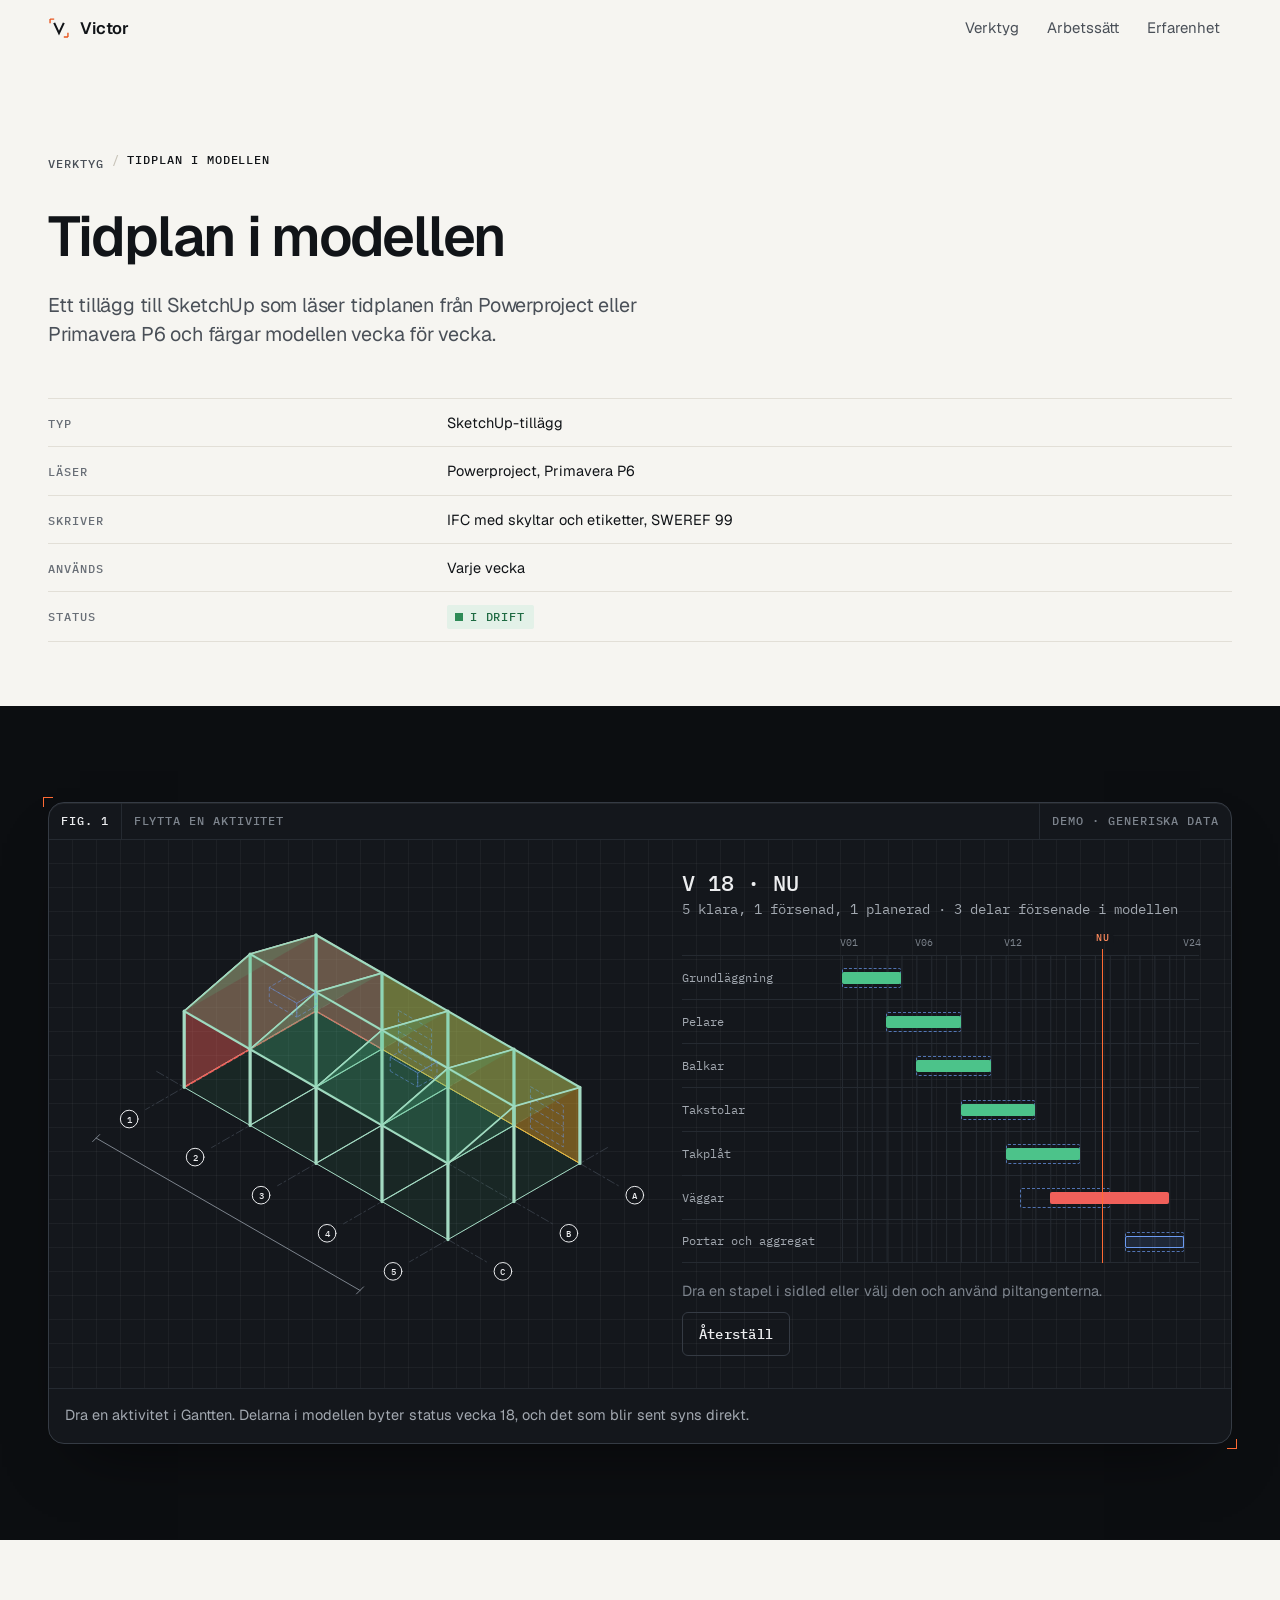
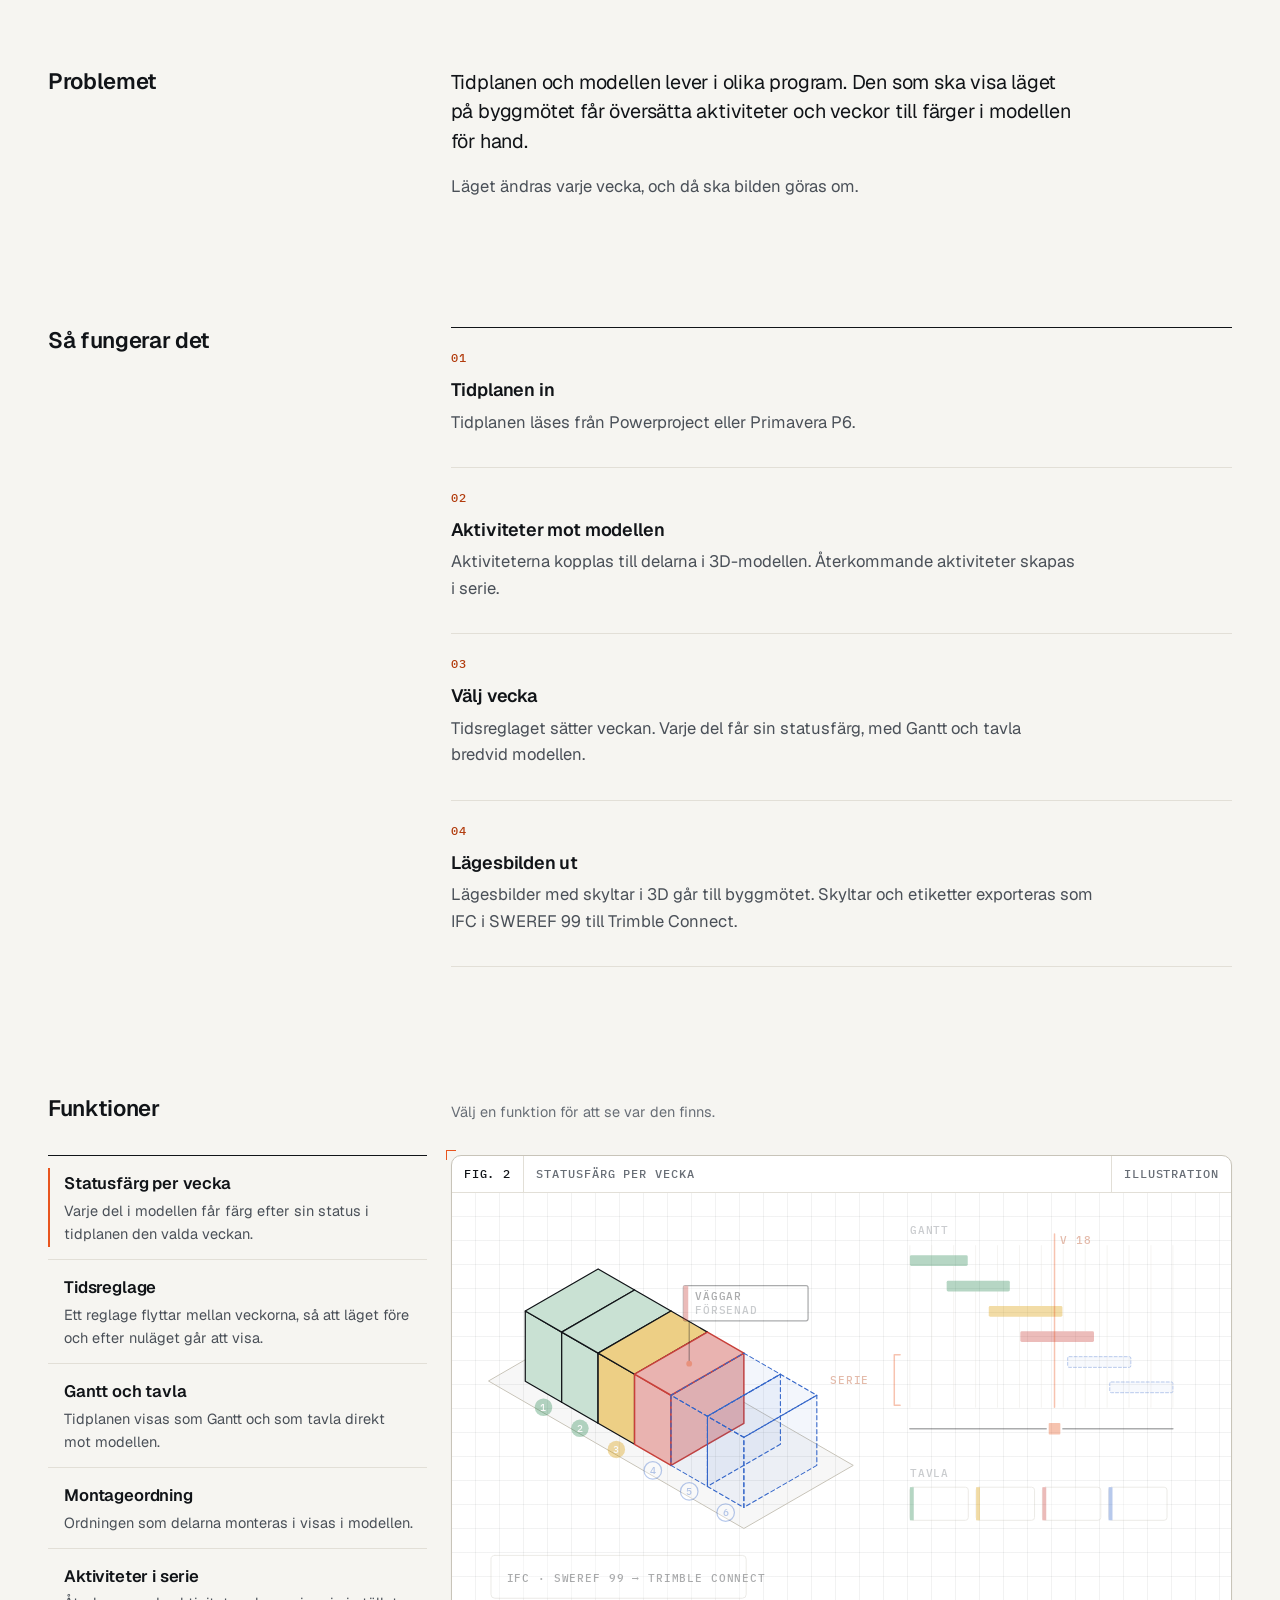
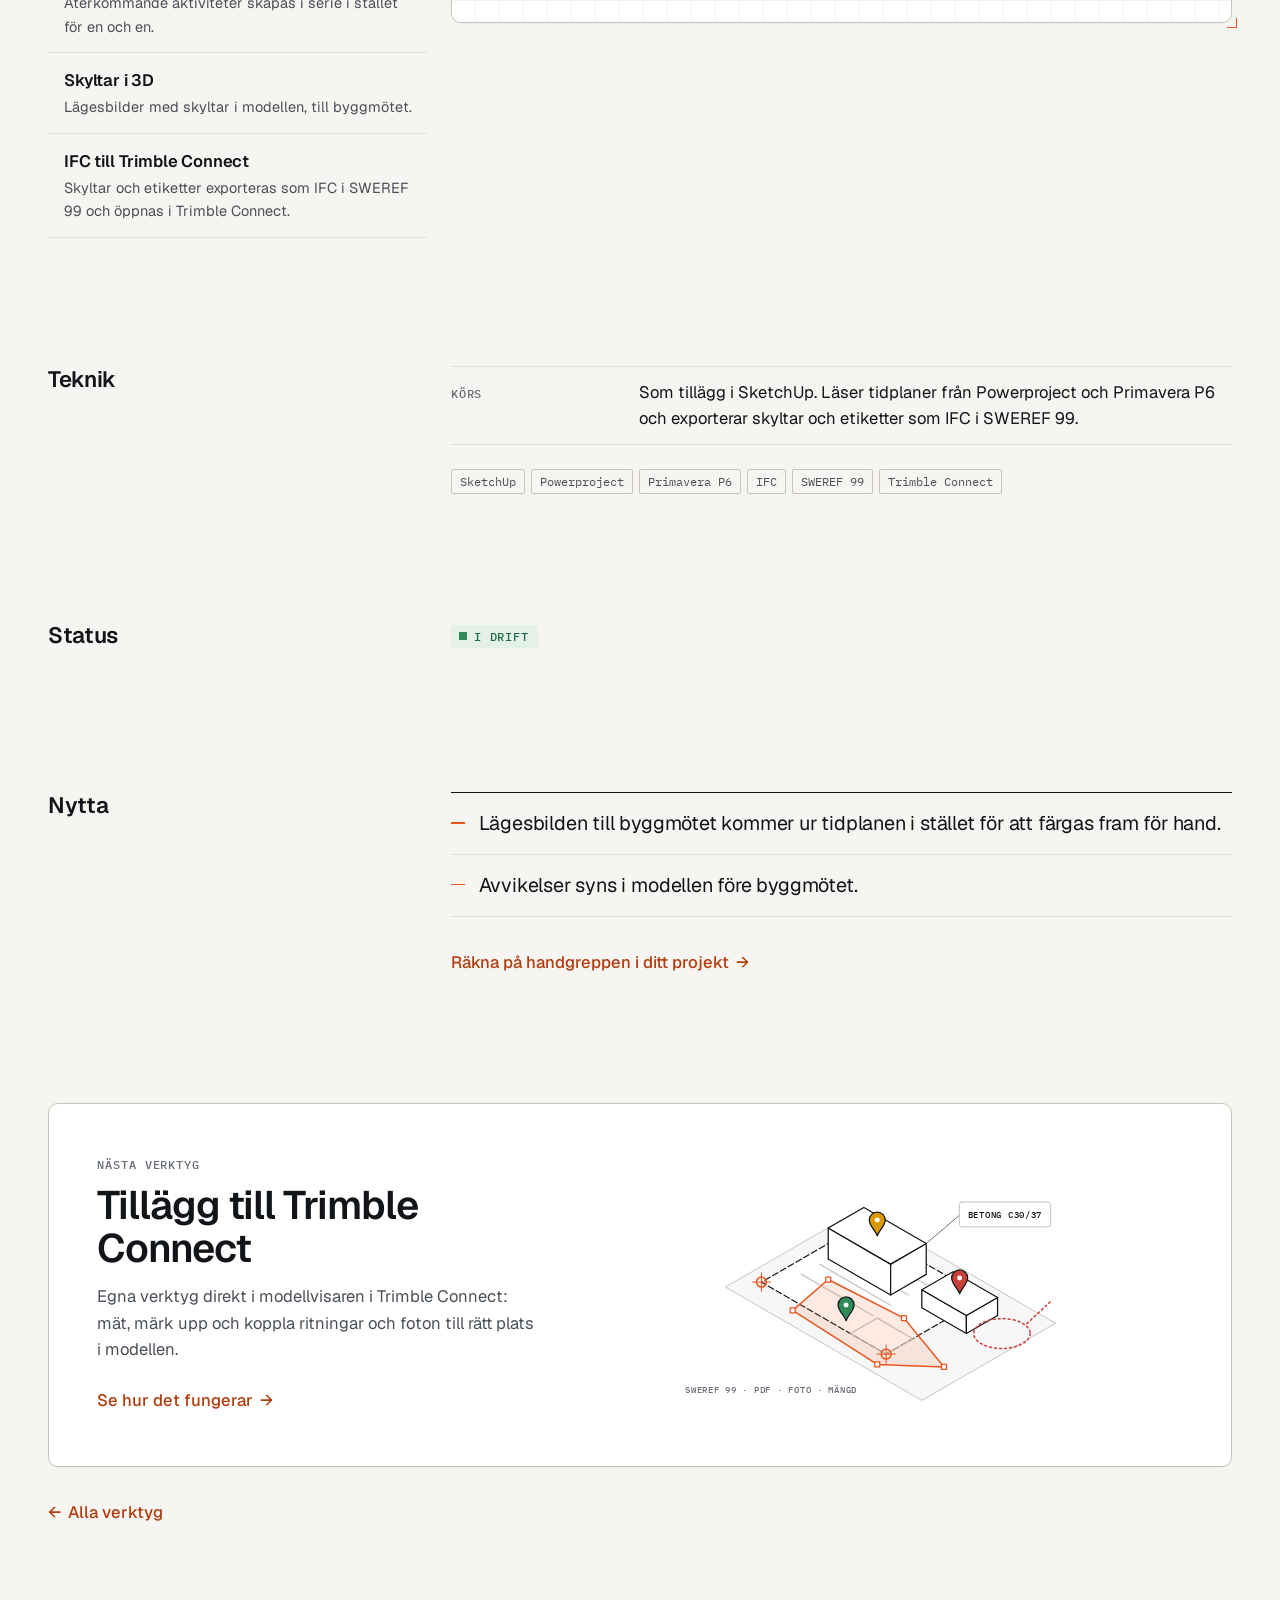
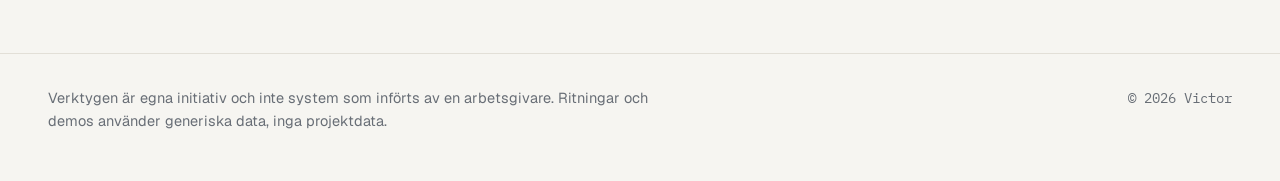
<file: verktyg/tidplan-i-modellen/index.html>
<!DOCTYPE html>
<!-- Genererad av tools/gen.js. Redigera tools/ och kör: node tools/gen.js -->
<html lang="sv">
<head>
<meta charset="utf-8">
<meta name="viewport" content="width=device-width, initial-scale=1, viewport-fit=cover">
<title>Tidplan i modellen – Victor</title>
<meta name="description" content="Ett tillägg till SketchUp som läser tidplanen från Powerproject eller Primavera P6 och färgar modellen vecka för vecka.">
<link rel="canonical" href="https://vfalk-ncc.github.io/Portfolio/verktyg/tidplan-i-modellen/">
<meta name="color-scheme" content="light dark">
<meta name="theme-color" content="#F6F5F1" media="(prefers-color-scheme: light)">
<meta name="theme-color" content="#0C0E11" media="(prefers-color-scheme: dark)">
<meta property="og:type" content="website">
<meta property="og:locale" content="sv_SE">
<meta property="og:site_name" content="Victor">
<meta property="og:url" content="https://vfalk-ncc.github.io/Portfolio/verktyg/tidplan-i-modellen/">
<meta property="og:title" content="Tidplan i modellen – Victor">
<meta property="og:description" content="Ett tillägg till SketchUp som läser tidplanen från Powerproject eller Primavera P6 och färgar modellen vecka för vecka.">
<meta property="og:image" content="https://vfalk-ncc.github.io/Portfolio/img/og.png">
<meta property="og:image:width" content="1200">
<meta property="og:image:height" content="630">
<meta property="og:image:alt" content="Linjeritning av en industrihall i statusfärger, vecka 18">
<meta name="twitter:card" content="summary_large_image">
<link rel="icon" href="../../img/favicon.svg" type="image/svg+xml">
<link rel="preload" href="../../fonts/geist-latin-var.woff2" as="font" type="font/woff2" crossorigin>
<link rel="stylesheet" href="../../css/style.css">
<script>(function(d){d.classList.add('js');if(!matchMedia('(prefers-reduced-motion: reduce)').matches&&d.dataset.page==='start'){d.classList.add('intro');setTimeout(function(){d.classList.remove('intro');},3000);}})(document.documentElement);</script>
<script src="../../js/main.js" defer></script>
<script type="application/ld+json">{"@context":"https://schema.org","@type":"CreativeWork","name":"Tidplan i modellen","description":"Ett tillägg till SketchUp som läser tidplanen från Powerproject eller Primavera P6 och färgar modellen vecka för vecka.","url":"https://vfalk-ncc.github.io/Portfolio/verktyg/tidplan-i-modellen/","inLanguage":"sv","creator":{"@type":"Person","name":"Victor","url":"https://vfalk-ncc.github.io/Portfolio/"}}</script>
</head>
<body>
<a class="skip" href="#innehall">Hoppa till innehåll</a>
<header class="top">
  <div class="wrap top-in">
    <a class="brand" href="../../" aria-label="Victor, till startsidan">
      <svg class="brand-mark" viewBox="0 0 64 64" aria-hidden="true" focusable="false"><path d="M18 17 L32 47 L46 17" fill="none" stroke="currentColor" stroke-width="6"/><path class="bm-c" d="M6 6 H18 M6 6 V18 M58 58 H46 M58 58 V46" stroke-width="4"/></svg>
      <span class="brand-t">Victor</span>
    </a>
    <nav aria-label="Huvudmeny">
      <ul class="nav">
        <li><a href="../../#verktyg" aria-current="true">Verktyg</a></li>
        <li><a href="../../#arbetssatt">Arbetssätt</a></li>
        <li><a href="../../#erfarenhet">Erfarenhet</a></li>
      </ul>
    </nav>
  </div>
</header>

<main id="innehall" tabindex="-1">

<section class="c-hero" aria-labelledby="h1">
  <div class="wrap">
    <nav class="crumbs" aria-label="Brödsmulor"><ol><li><a href="../../#verktyg">Verktyg</a></li><li><span aria-current="page">Tidplan i modellen</span></li></ol></nav>
    <div class="c-hero-in">
      <div class="c-hero-t">
        <h1 id="h1">Tidplan i modellen</h1>
        <p class="lead">Ett tillägg till SketchUp som läser tidplanen från Powerproject eller Primavera P6 och färgar modellen vecka för vecka.</p>
      </div>
      <dl class="facts"><div><dt>Typ</dt><dd>SketchUp-tillägg</dd></div><div><dt>Läser</dt><dd>Powerproject, Primavera P6</dd></div><div><dt>Skriver</dt><dd>IFC med skyltar och etiketter, SWEREF 99</dd></div><div><dt>Används</dt><dd>Varje vecka</dd></div><div><dt>Status</dt><dd><span class="st st-done"><i aria-hidden="true"></i>I drift</span></dd></div></dl>
    </div>
  </div>
</section>

<section class="scene c-prev" aria-label="Förhandsvisning">
  <div class="wrap wrap-bleed">
    <figure data-vt="tidplan-i-modellen" class="frame frame-stage frame-demo">
  <div class="frame-tb" aria-hidden="true"><span>Fig. 1</span><span class="frame-ti">Flytta en aktivitet</span><span class="frame-mo">Demo · generiska data</span></div>
  <div class="frame-body "><div class="demo dfl" data-demo="flytta" data-now="18" data-weeks="24">
  <div class="dfl-model"><svg class="bldg" id="b-hall" viewBox="-200 -75 484 325" role="img" aria-labelledby="b-hall-t b-hall-d">
<title id="b-hall-t">Generisk industrihall, färgad efter tidplanen vecka 18</title>
<desc id="b-hall-d">Delarna får statusfärg efter tidplanen. Flyttas en aktivitet i Gantten byter delarna status.</desc>
<g class="grid" aria-hidden="true"><line class="ax" x1="23.4" y1="-13.5" x2="-145" y2="83.7"/><line class="ax" x1="79.5" y1="18.9" x2="-88.9" y2="116.1"/><line class="ax" x1="135.6" y1="51.3" x2="-32.7" y2="148.5"/><line class="ax" x1="191.7" y1="83.7" x2="23.4" y2="180.9"/><line class="ax" x1="247.9" y1="116.1" x2="79.5" y2="213.3"/><line class="ax" x1="-23.4" y1="-13.5" x2="257.2" y2="148.5"/><line class="ax" x1="-79.5" y1="18.9" x2="201.1" y2="180.9"/><line class="ax" x1="-135.6" y1="51.3" x2="145" y2="213.3"/></g>
<g class="parts"><polygon class="el d k-slab" data-a="1" data-pw="1" data-w="1" points="0,0 56.1,32.4 -56.1,97.2 -112.2,64.8"/>
<polygon class="el d k-slab" data-a="1" data-pw="2" data-w="2" points="56.1,32.4 112.2,64.8 0,129.6 -56.1,97.2"/>
<polygon class="el d k-slab" data-a="1" data-pw="3" data-w="3" points="112.2,64.8 168.4,97.2 56.1,162 0,129.6"/>
<polygon class="el d k-slab" data-a="1" data-pw="4" data-w="4" points="168.4,97.2 224.5,129.6 112.2,194.4 56.1,162"/>
<polygon class="el o k-wall" data-a="6" data-pw="13" data-w="15" points="168.4,97.2 224.5,129.6 224.5,64.8 168.4,32.4"/>
<polygon class="el o k-wall" data-a="6" data-pw="14" data-w="16" points="112.2,64.8 168.4,97.2 168.4,32.4 112.2,0"/>
<polygon class="el o k-wall" data-a="6" data-pw="15" data-w="17" points="56.1,32.4 112.2,64.8 112.2,0 56.1,-32.4"/>
<polygon class="el l k-wall" data-a="6" data-pw="16" data-w="19" points="0,0 56.1,32.4 56.1,-32.4 0,-64.8"/>
<polygon class="el l k-wall" data-a="6" data-pw="17" data-w="20" points="0,0 -56.1,32.4 -56.1,-48.6 0,-64.8"/>
<polygon class="el l k-wall" data-a="6" data-pw="18" data-w="21" points="-56.1,32.4 -112.2,64.8 -112.2,0 -56.1,-48.6"/>
<g class="el p k-door" data-a="7" data-pw="20" data-w="20"><polygon points="70.1,40.5 98.2,56.7 98.2,21.6 70.1,5.4"/><line class="k-in" x1="70.1" y1="31.9" x2="98.2" y2="48.1"/><line class="k-in" x1="70.1" y1="23.2" x2="98.2" y2="39.4"/><line class="k-in" x1="70.1" y1="14.6" x2="98.2" y2="30.8"/></g>
<g class="el p k-door" data-a="7" data-pw="21" data-w="21"><polygon points="182.4,105.3 210.4,121.5 210.4,86.4 182.4,70.2"/><line class="k-in" x1="182.4" y1="96.7" x2="210.4" y2="112.9"/><line class="k-in" x1="182.4" y1="88" x2="210.4" y2="104.2"/><line class="k-in" x1="182.4" y1="79.4" x2="210.4" y2="95.6"/></g>
<line class="el d k-col" data-a="2" data-pw="4" data-w="4" x1="0" y1="0" x2="0" y2="-64.8"/>
<line class="el d k-col" data-a="2" data-pw="4" data-w="4" x1="-56.1" y1="32.4" x2="-56.1" y2="-48.6"/>
<line class="el d k-col" data-a="2" data-pw="4" data-w="4" x1="-112.2" y1="64.8" x2="-112.2" y2="0"/>
<line class="el d k-col" data-a="2" data-pw="5" data-w="5" x1="56.1" y1="32.4" x2="56.1" y2="-32.4"/>
<line class="el d k-col" data-a="2" data-pw="5" data-w="5" x1="0" y1="64.8" x2="0" y2="-16.2"/>
<line class="el d k-col" data-a="2" data-pw="5" data-w="5" x1="-56.1" y1="97.2" x2="-56.1" y2="32.4"/>
<line class="el d k-col" data-a="2" data-pw="6" data-w="6" x1="112.2" y1="64.8" x2="112.2" y2="0"/>
<line class="el d k-col" data-a="2" data-pw="6" data-w="6" x1="56.1" y1="97.2" x2="56.1" y2="16.2"/>
<line class="el d k-col" data-a="2" data-pw="6" data-w="6" x1="0" y1="129.6" x2="0" y2="64.8"/>
<line class="el d k-col" data-a="2" data-pw="7" data-w="7" x1="168.4" y1="97.2" x2="168.4" y2="32.4"/>
<line class="el d k-col" data-a="2" data-pw="7" data-w="7" x1="112.2" y1="129.6" x2="112.2" y2="48.6"/>
<line class="el d k-col" data-a="2" data-pw="7" data-w="7" x1="56.1" y1="162" x2="56.1" y2="97.2"/>
<line class="el d k-col" data-a="2" data-pw="8" data-w="8" x1="224.5" y1="129.6" x2="224.5" y2="64.8"/>
<line class="el d k-col" data-a="2" data-pw="8" data-w="8" x1="168.4" y1="162" x2="168.4" y2="81"/>
<line class="el d k-col" data-a="2" data-pw="8" data-w="8" x1="112.2" y1="194.4" x2="112.2" y2="129.6"/>
<line class="el d k-beam" data-a="3" data-pw="6" data-w="6" x1="0" y1="-64.8" x2="56.1" y2="-32.4"/>
<line class="el d k-beam" data-a="3" data-pw="6" data-w="6" x1="-112.2" y1="0" x2="-56.1" y2="32.4"/>
<line class="el d k-beam" data-a="3" data-pw="6" data-w="6" x1="-56.1" y1="-48.6" x2="0" y2="-16.2"/>
<line class="el d k-beam" data-a="3" data-pw="7" data-w="7" x1="56.1" y1="-32.4" x2="112.2" y2="0"/>
<line class="el d k-beam" data-a="3" data-pw="7" data-w="7" x1="-56.1" y1="32.4" x2="0" y2="64.8"/>
<line class="el d k-beam" data-a="3" data-pw="8" data-w="8" x1="0" y1="-16.2" x2="56.1" y2="16.2"/>
<line class="el d k-beam" data-a="3" data-pw="8" data-w="8" x1="112.2" y1="0" x2="168.4" y2="32.4"/>
<line class="el d k-beam" data-a="3" data-pw="8" data-w="8" x1="0" y1="64.8" x2="56.1" y2="97.2"/>
<line class="el d k-beam" data-a="3" data-pw="9" data-w="9" x1="56.1" y1="16.2" x2="112.2" y2="48.6"/>
<line class="el d k-beam" data-a="3" data-pw="9" data-w="9" x1="168.4" y1="32.4" x2="224.5" y2="64.8"/>
<line class="el d k-beam" data-a="3" data-pw="10" data-w="10" x1="56.1" y1="97.2" x2="112.2" y2="129.6"/>
<line class="el d k-beam" data-a="3" data-pw="10" data-w="10" x1="112.2" y1="48.6" x2="168.4" y2="81"/>
<polyline class="el d k-raft" data-a="4" data-pw="9" data-w="9" points="0,-64.8 -56.1,-48.6 -112.2,0"/>
<polyline class="el d k-raft" data-a="4" data-pw="10" data-w="10" points="56.1,-32.4 0,-16.2 -56.1,32.4"/>
<polyline class="el d k-raft" data-a="4" data-pw="11" data-w="11" points="112.2,0 56.1,16.2 0,64.8"/>
<polyline class="el d k-raft" data-a="4" data-pw="12" data-w="12" points="168.4,32.4 112.2,48.6 56.1,97.2"/>
<polyline class="el d k-raft" data-a="4" data-pw="13" data-w="13" points="224.5,64.8 168.4,81 112.2,129.6"/>
<polygon class="el d k-roof" data-a="5" data-pw="12" data-w="12" points="0,-64.8 56.1,-32.4 0,-16.2 -56.1,-48.6"/>
<polygon class="el d k-roof" data-a="5" data-pw="12" data-w="12" points="-56.1,-48.6 0,-16.2 -56.1,32.4 -112.2,0"/>
<polygon class="el d k-roof" data-a="5" data-pw="13" data-w="13" points="56.1,-32.4 112.2,0 56.1,16.2 0,-16.2"/>
<polygon class="el d k-roof" data-a="5" data-pw="13" data-w="13" points="0,-16.2 56.1,16.2 0,64.8 -56.1,32.4"/>
<polygon class="el d k-roof" data-a="5" data-pw="14" data-w="14" points="112.2,0 168.4,32.4 112.2,48.6 56.1,16.2"/>
<polygon class="el d k-roof" data-a="5" data-pw="15" data-w="15" points="56.1,16.2 112.2,48.6 56.1,97.2 0,64.8"/>
<polygon class="el d k-roof" data-a="5" data-pw="15" data-w="15" points="168.4,32.4 224.5,64.8 168.4,81 112.2,48.6"/>
<polygon class="el d k-roof" data-a="5" data-pw="16" data-w="16" points="112.2,48.6 168.4,81 112.2,129.6 56.1,97.2"/>
<g class="el p k-unit" data-a="7" data-pw="22" data-w="22"><polygon points="-39.8,-2.4 -16.4,11.1 -16.4,-0.8 -39.8,-14.3"/><polygon points="0,1.6 -16.4,11.1 -16.4,-0.8 0,-10.3"/><polygon points="-23.4,-23.8 0,-10.3 -16.4,-0.8 -39.8,-14.3"/></g>
<g class="el p k-unit" data-a="7" data-pw="23" data-w="23"><polygon points="63.1,57 86.5,70.5 86.5,58.6 63.1,45.1"/><polygon points="102.9,61 86.5,70.5 86.5,58.6 102.9,49.1"/><polygon points="79.5,35.6 102.9,49.1 86.5,58.6 63.1,45.1"/></g></g>
<g aria-hidden="true"><circle class="bub" cx="-159" cy="91.8" r="7.5"/><text class="bt" x="-159" y="95">1</text><circle class="bub" cx="-102.9" cy="124.2" r="7.5"/><text class="bt" x="-102.9" y="127.4">2</text><circle class="bub" cx="-46.8" cy="156.6" r="7.5"/><text class="bt" x="-46.8" y="159.8">3</text><circle class="bub" cx="9.4" cy="189" r="7.5"/><text class="bt" x="9.4" y="192.2">4</text><circle class="bub" cx="65.5" cy="221.4" r="7.5"/><text class="bt" x="65.5" y="224.6">5</text><circle class="bub" cx="271.2" cy="156.6" r="7.5"/><text class="bt" x="271.2" y="159.8">A</text><circle class="bub" cx="215.1" cy="189" r="7.5"/><text class="bt" x="215.1" y="192.2">B</text><circle class="bub" cx="159" cy="221.4" r="7.5"/><text class="bt" x="159" y="224.6">C</text><g class="dim"><line x1="-187.1" y1="108" x2="37.4" y2="237.6"/><line x1="-190.1" y1="111" x2="-184.1" y2="105"/><line x1="34.4" y1="240.6" x2="40.4" y2="234.6"/></g></g>
</svg></div>
  <div class="dfl-side">
    <p class="dfl-read"><span class="dfl-wk">V 18 · NU</span><span class="dfl-sum">5 klara, 1 försenad, 1 planerad</span></p>
    <div class="dg" style="--w:18;--weeks:24">
      <div class="dg-head" aria-hidden="true"><span class="dg-lab"></span><span class="dg-scale"><span style="--t:1">V01</span><span style="--t:6">V06</span><span style="--t:12">V12</span><span style="--t:24">V24</span></span></div>
      <ol class="dg-rows"><li class="dg-row is-d" data-a="1" data-s="1" data-e="4" data-as="1" data-ae="4" style="--s:1;--e:4;--as:1;--ae:4"><span class="dg-lab">Grundläggning</span><span class="dg-track"><span class="dg-plan"></span><span class="dg-bar" data-name="Grundläggning"><span class="dg-d" aria-hidden="true"></span></span></span></li><li class="dg-row is-d" data-a="2" data-s="4" data-e="8" data-as="4" data-ae="8" style="--s:4;--e:8;--as:4;--ae:8"><span class="dg-lab">Pelare</span><span class="dg-track"><span class="dg-plan"></span><span class="dg-bar" data-name="Pelare"><span class="dg-d" aria-hidden="true"></span></span></span></li><li class="dg-row is-d" data-a="3" data-s="6" data-e="10" data-as="6" data-ae="10" style="--s:6;--e:10;--as:6;--ae:10"><span class="dg-lab">Balkar</span><span class="dg-track"><span class="dg-plan"></span><span class="dg-bar" data-name="Balkar"><span class="dg-d" aria-hidden="true"></span></span></span></li><li class="dg-row is-d" data-a="4" data-s="9" data-e="13" data-as="9" data-ae="13" style="--s:9;--e:13;--as:9;--ae:13"><span class="dg-lab">Takstolar</span><span class="dg-track"><span class="dg-plan"></span><span class="dg-bar" data-name="Takstolar"><span class="dg-d" aria-hidden="true"></span></span></span></li><li class="dg-row is-d" data-a="5" data-s="12" data-e="16" data-as="12" data-ae="16" style="--s:12;--e:16;--as:12;--ae:16"><span class="dg-lab">Takplåt</span><span class="dg-track"><span class="dg-plan"></span><span class="dg-bar" data-name="Takplåt"><span class="dg-d" aria-hidden="true"></span></span></span></li><li class="dg-row is-l" data-a="6" data-s="13" data-e="18" data-as="15" data-ae="22" style="--s:13;--e:18;--as:15;--ae:22"><span class="dg-lab">Väggar</span><span class="dg-track"><span class="dg-plan"></span><span class="dg-bar" data-name="Väggar"><span class="dg-d" aria-hidden="true"></span></span></span></li><li class="dg-row is-p" data-a="7" data-s="20" data-e="23" data-as="20" data-ae="23" style="--s:20;--e:23;--as:20;--ae:23"><span class="dg-lab">Portar och aggregat</span><span class="dg-track"><span class="dg-plan"></span><span class="dg-bar" data-name="Portar och aggregat"><span class="dg-d" aria-hidden="true"></span></span></span></li></ol>
      <span class="dg-now" aria-hidden="true"></span>
    </div>
    <div class="demo-ctrl js-only"><p class="demo-hint">Dra en stapel i sidled eller välj den och använd piltangenterna.</p><button type="button" class="btn-s" data-reset>Återställ</button></div>
  </div>
</div></div>
  <figcaption>Dra en aktivitet i Gantten. Delarna i modellen byter status vecka 18, och det som blir sent syns direkt.</figcaption>
</figure>
  </div>
</section>

<section class="c-sec" aria-labelledby="h-problem">
  <div class="wrap c-row">
    <h2 class="c-h" id="h-problem">Problemet</h2>
    <div class="c-c"><p class="c-lead">Tidplanen och modellen lever i olika program. Den som ska visa läget på byggmötet får översätta aktiviteter och veckor till färger i modellen för hand.</p><p class="c-p">Läget ändras varje vecka, och då ska bilden göras om.</p></div>
  </div>
</section>

<section class="c-sec" aria-labelledby="h-how">
  <div class="wrap c-row">
    <h2 class="c-h" id="h-how">Så fungerar det</h2>
    <ol class="c-c steps"><li class="step reveal"><span class="step-n" aria-hidden="true">01</span><div class="step-b"><h3>Tidplanen in</h3><p>Tidplanen läses från Powerproject eller Primavera P6.</p></div></li><li class="step reveal"><span class="step-n" aria-hidden="true">02</span><div class="step-b"><h3>Aktiviteter mot modellen</h3><p>Aktiviteterna kopplas till delarna i 3D-modellen. Återkommande aktiviteter skapas i serie.</p></div></li><li class="step reveal"><span class="step-n" aria-hidden="true">03</span><div class="step-b"><h3>Välj vecka</h3><p>Tidsreglaget sätter veckan. Varje del får sin statusfärg, med Gantt och tavla bredvid modellen.</p></div></li><li class="step reveal"><span class="step-n" aria-hidden="true">04</span><div class="step-b"><h3>Lägesbilden ut</h3><p>Lägesbilder med skyltar i 3D går till byggmötet. Skyltar och etiketter exporteras som IFC i SWEREF 99 till Trimble Connect.</p></div></li></ol>
  </div>
</section>


<section class="c-sec c-fn" aria-labelledby="h-fn">
  <div class="wrap">
    <div class="c-row"><h2 class="c-h" id="h-fn">Funktioner</h2><p class="c-c c-note js-only">Välj en funktion för att se var den finns.</p></div>
    <div class="fn" data-fn>
      <ul class="fn-list"><li><button type="button" class="fn-b" data-f="status" data-mode="Illustration" aria-pressed="false"><span class="fn-n">Statusfärg per vecka</span><span class="fn-t">Varje del i modellen får färg efter sin status i tidplanen den valda veckan.</span></button></li><li><button type="button" class="fn-b" data-f="reglage" data-mode="Illustration" aria-pressed="false"><span class="fn-n">Tidsreglage</span><span class="fn-t">Ett reglage flyttar mellan veckorna, så att läget före och efter nuläget går att visa.</span></button></li><li><button type="button" class="fn-b" data-f="gantt" data-mode="Illustration" aria-pressed="false"><span class="fn-n">Gantt och tavla</span><span class="fn-t">Tidplanen visas som Gantt och som tavla direkt mot modellen.</span></button></li><li><button type="button" class="fn-b" data-f="montage" data-mode="Illustration" aria-pressed="false"><span class="fn-n">Montageordning</span><span class="fn-t">Ordningen som delarna monteras i visas i modellen.</span></button></li><li><button type="button" class="fn-b" data-f="serie" data-mode="Illustration" aria-pressed="false"><span class="fn-n">Aktiviteter i serie</span><span class="fn-t">Återkommande aktiviteter skapas i serie i stället för en och en.</span></button></li><li><button type="button" class="fn-b" data-f="skyltar" data-mode="Illustration" aria-pressed="false"><span class="fn-n">Skyltar i 3D</span><span class="fn-t">Lägesbilder med skyltar i modellen, till byggmötet.</span></button></li><li><button type="button" class="fn-b" data-f="ifc" data-mode="Illustration" aria-pressed="false"><span class="fn-n">IFC till Trimble Connect</span><span class="fn-t">Skyltar och etiketter exporteras som IFC i SWEREF 99 och öppnas i Trimble Connect.</span></button></li></ul>
      <div class="fn-stage"><figure class="frame frame-fn">
  <div class="frame-tb" aria-hidden="true"><span>Fig. 2</span><span class="frame-ti">Funktioner</span><span class="frame-mo">Illustration</span></div>
  <div class="frame-body "><div class="fn-art" data-art><svg class="ill" viewBox="0 0 800 440" aria-hidden="true" focusable="false"><polygon class="slab" points="150,128.4 411.9,279.6 299.6,344.4 37.8,193.2"/><g data-f="status"><g class="f-d"><polygon points="75.2,193.2 112.6,214.8 112.6,142.8 75.2,121.2"/><polygon points="187.4,171.6 112.6,214.8 112.6,142.8 187.4,99.6"/><polygon points="150,78 187.4,99.6 112.6,142.8 75.2,121.2"/></g><g class="f-d"><polygon points="112.6,214.8 150,236.4 150,164.4 112.6,142.8"/><polygon points="224.8,193.2 150,236.4 150,164.4 224.8,121.2"/><polygon points="187.4,99.6 224.8,121.2 150,164.4 112.6,142.8"/></g><g class="f-o"><polygon points="150,236.4 187.4,258 187.4,186 150,164.4"/><polygon points="262.2,214.8 187.4,258 187.4,186 262.2,142.8"/><polygon points="224.8,121.2 262.2,142.8 187.4,186 150,164.4"/></g><g class="f-l"><polygon points="187.4,258 224.8,279.6 224.8,207.6 187.4,186"/><polygon points="299.6,236.4 224.8,279.6 224.8,207.6 299.6,164.4"/><polygon points="262.2,142.8 299.6,164.4 224.8,207.6 187.4,186"/></g><g class="f-p"><polygon points="224.8,279.6 262.2,301.2 262.2,229.2 224.8,207.6"/><polygon points="337.1,258 262.2,301.2 262.2,229.2 337.1,186"/><polygon points="299.6,164.4 337.1,186 262.2,229.2 224.8,207.6"/></g><g class="f-p"><polygon points="262.2,301.2 299.6,322.8 299.6,250.8 262.2,229.2"/><polygon points="374.5,279.6 299.6,322.8 299.6,250.8 374.5,207.6"/><polygon points="337.1,186 374.5,207.6 299.6,250.8 262.2,229.2"/></g></g><g data-f="montage"><g class="n-d"><circle cx="93.9" cy="220" r="9"/><text x="93.9" y="224">1</text></g><g class="n-d"><circle cx="131.3" cy="241.6" r="9"/><text x="131.3" y="245.6">2</text></g><g class="n-o"><circle cx="168.7" cy="263.2" r="9"/><text x="168.7" y="267.2">3</text></g><g class="n-p"><circle cx="206.1" cy="284.8" r="9"/><text x="206.1" y="288.8">4</text></g><g class="n-p"><circle cx="243.5" cy="306.4" r="9"/><text x="243.5" y="310.4">5</text></g><g class="n-p"><circle cx="280.9" cy="328" r="9"/><text x="280.9" y="332">6</text></g></g><g data-f="skyltar"><g class="sign sg-l"><line x1="243.5" y1="175.2" x2="243.5" y2="131.2"/><rect x="237.5" y="95.2" width="128" height="36" rx="2"/><rect class="sign-k" x="237.5" y="95.2" width="5" height="36"/><text class="t t-ink" x="249.5" y="110.2">VÄGGAR</text><text class="t" x="249.5" y="124.2">FÖRSENAD</text><circle class="sign-p" cx="243.5" cy="175.2" r="3"/></g></g><g data-f="gantt"><text class="t" x="470" y="42">GANTT</text><line class="gl" x1="470" y1="54" x2="470" y2="220"/><line class="gl" x1="492.5" y1="54" x2="492.5" y2="220"/><line class="gl" x1="515" y1="54" x2="515" y2="220"/><line class="gl" x1="537.5" y1="54" x2="537.5" y2="220"/><line class="gl" x1="560" y1="54" x2="560" y2="220"/><line class="gl" x1="582.5" y1="54" x2="582.5" y2="220"/><line class="gl" x1="605" y1="54" x2="605" y2="220"/><line class="gl" x1="627.5" y1="54" x2="627.5" y2="220"/><line class="gl" x1="650" y1="54" x2="650" y2="220"/><line class="gl" x1="672.5" y1="54" x2="672.5" y2="220"/><line class="gl" x1="695" y1="54" x2="695" y2="220"/><line class="gl" x1="717.5" y1="54" x2="717.5" y2="220"/><line class="gl" x1="740" y1="54" x2="740" y2="220"/><rect class="b-d" x="470" y="64" width="59.4" height="11" rx="1.5"/><rect class="b-d" x="507.8" y="90" width="64.8" height="11" rx="1.5"/><rect class="b-o" x="551" y="116" width="75.6" height="11" rx="1.5"/><rect class="b-l" x="583.4" y="142" width="75.6" height="11" rx="1.5"/><rect class="b-p" x="632" y="168" width="64.8" height="11" rx="1.5"/><rect class="b-p" x="675.2" y="194" width="64.8" height="11" rx="1.5"/><g class="card k-d"><rect x="470" y="302" width="60" height="34" rx="3"/><rect class="card-k" x="470" y="302" width="4" height="34"/></g><g class="card k-o"><rect x="538" y="302" width="60" height="34" rx="3"/><rect class="card-k" x="538" y="302" width="4" height="34"/></g><g class="card k-l"><rect x="606" y="302" width="60" height="34" rx="3"/><rect class="card-k" x="606" y="302" width="4" height="34"/></g><g class="card k-p"><rect x="674" y="302" width="60" height="34" rx="3"/><rect class="card-k" x="674" y="302" width="4" height="34"/></g><text class="t" x="470" y="292">TAVLA</text></g><g data-f="serie"><path class="bracket" d="M460 166 h-6 v52 h6"/><text class="t t-acc" x="388" y="196">SERIE</text></g><g data-f="reglage"><line class="now" x1="618.5" y1="42" x2="618.5" y2="220"/><text class="t t-acc" x="624.5" y="52">V 18</text><line class="ln" x1="470" y1="242" x2="740" y2="242"/><rect class="accf" x="611.5" y="235" width="14" height="14" rx="2"/></g><g data-f="ifc"><g class="chip"><rect x="40" y="372" width="262" height="44" rx="4"/></g><text class="t t-ink" x="56" y="399">IFC · SWEREF 99 → TRIMBLE CONNECT</text></g></svg></div></div>
</figure></div>
    </div>
  </div>
</section>

<section class="c-sec" aria-labelledby="h-tech">
  <div class="wrap c-row">
    <h2 class="c-h" id="h-tech">Teknik</h2>
    <div class="c-c">
      <dl class="facts c-facts"><div><dt>Körs</dt><dd>Som tillägg i SketchUp. Läser tidplaner från Powerproject och Primavera P6 och exporterar skyltar och etiketter som IFC i SWEREF 99.</dd></div></dl>
      <ul class="tags" aria-label="Teknik och funktioner"><li>SketchUp</li><li>Powerproject</li><li>Primavera P6</li><li>IFC</li><li>SWEREF 99</li><li>Trimble Connect</li></ul>
    </div>
  </div>
</section>

<section class="c-sec" aria-labelledby="h-status">
  <div class="wrap c-row">
    <h2 class="c-h" id="h-status">Status</h2>
    <div class="c-c"><p class="c-status"><span class="st st-done"><i aria-hidden="true"></i>I drift</span></p></div>
  </div>
</section>

<section class="c-sec" aria-labelledby="h-nytta">
  <div class="wrap c-row">
    <h2 class="c-h" id="h-nytta">Nytta</h2>
    <div class="c-c">
      <ul class="nytta"><li>Lägesbilden till byggmötet kommer ur tidplanen i stället för att färgas fram för hand.</li><li>Avvikelser syns i modellen före byggmötet.</li></ul>
      <p class="more-link"><a class="tlink" href="../../?verktyg=tidplan-i-modellen#kalkyl">Räkna på handgreppen i ditt projekt <span class="arr" aria-hidden="true">→</span></a></p>
    </div>
  </div>
</section>

<section class="c-next" aria-labelledby="h-next">
  <div class="wrap">
    <h2 class="vh" id="h-next">Nästa verktyg</h2>
    <a class="next" href="../../verktyg/trimble-connect/">
      <span class="next-t"><span class="over">Nästa verktyg</span><span class="next-n">Tillägg till Trimble Connect</span><span class="next-l">Egna verktyg direkt i modellvisaren i Trimble Connect: mät, märk upp och koppla ritningar och foton till rätt plats i modellen.</span><span class="tlink">Se hur det fungerar <span class="arr" aria-hidden="true">→</span></span></span>
      <span class="next-a" aria-hidden="true"><svg class="ill" viewBox="0 0 640 320" aria-hidden="true" focusable="false"><polygon class="slab" points="250,70 486.3,206.4 325.2,299.4 88.9,163"/><g data-f="pdf"><polygon class="sheet" points="250,88.6 400.3,175.4 282.2,243.6 131.9,156.8"/><line class="sheet-l" x1="244.6" y1="110.3" x2="330.5" y2="159.9"/><line class="sheet-l" x1="223.2" y1="122.7" x2="309.1" y2="172.3"/><line class="sheet-l" x1="201.7" y1="135.1" x2="287.6" y2="184.7"/><line class="sheet-l" x1="180.2" y1="147.5" x2="266.1" y2="197.1"/><polygon class="sheet-l" points="271.5,200.2 314.4,225 282.2,243.6 239.3,218.8"/><g class="calx"><circle cx="131.9" cy="156.8" r="6"/><line x1="120.9" y1="156.8" x2="142.9" y2="156.8"/><line x1="131.9" y1="145.8" x2="131.9" y2="167.8"/></g><g class="calx"><circle cx="282.2" cy="243.6" r="6"/><line x1="271.2" y1="243.6" x2="293.2" y2="243.6"/><line x1="282.2" y1="232.6" x2="282.2" y2="254.6"/></g></g><g data-f="mangd"><path class="qty" d="M212.4 153.7 L303.7 200.2 L352 259.1 L271.5 256 L169.5 190.9 Z"/><rect class="vtx" x="209.4" y="150.7" width="6" height="6"/><rect class="vtx" x="300.7" y="197.2" width="6" height="6"/><rect class="vtx" x="349" y="256.1" width="6" height="6"/><rect class="vtx" x="268.5" y="253" width="6" height="6"/><rect class="vtx" x="166.5" y="187.9" width="6" height="6"/></g><g data-f="etikett"><g class="f-0"><polygon points="212.4,128.9 287.6,172.3 287.6,135.1 212.4,91.7"/><polygon points="330.5,147.5 287.6,172.3 287.6,135.1 330.5,110.3"/><polygon points="255.4,66.9 330.5,110.3 287.6,135.1 212.4,91.7"/></g><g class="f-0"><polygon points="325.2,187.8 378.9,218.8 378.9,197.1 325.2,166.1"/><polygon points="416.5,197.1 378.9,218.8 378.9,197.1 416.5,175.4"/><polygon points="362.8,144.4 416.5,175.4 378.9,197.1 325.2,166.1"/></g><line class="ln2" x1="330.5" y1="110.3" x2="370.5" y2="76.3"/><g class="chip"><rect x="370.5" y="60.3" width="110" height="30" rx="3"/></g><text class="t t-ink" x="380.5" y="79.3">BETONG C30/37</text></g><g data-f="foto"><path class="pin pin-o" d="M271.5 101 c-2.4 -7 -9.6 -12 -9.6 -19 a9.6 9.6 0 0 1 19.2 0 c0 7 -7.2 12 -9.6 19 z"/><circle class="pin-c" cx="271.5" cy="82" r="3"/><path class="pin pin-d" d="M233.9 203.3 c-2.4 -7 -9.6 -12 -9.6 -19 a9.6 9.6 0 0 1 19.2 0 c0 7 -7.2 12 -9.6 19 z"/><circle class="pin-c" cx="233.9" cy="184.3" r="3"/></g><g data-f="platsminnet"><path class="pin pin-l" d="M370.8 170.8 c-2.4 -7 -9.6 -12 -9.6 -19 a9.6 9.6 0 0 1 19.2 0 c0 7 -7.2 12 -9.6 19 z"/><circle class="pin-c" cx="370.8" cy="151.8" r="3"/></g><g data-f="annotering"><ellipse class="cloud" cx="421.8" cy="218.8" rx="34" ry="18"/><path class="cloud" d="M451.8 206.8 l28 -26"/></g><text class="t" x="40" y="290">SWEREF 99 · PDF · FOTO · MÄNGD</text></svg></span>
    </a>
    <p class="back"><a class="tlink" href="../../#verktyg"><span class="arr arr-l" aria-hidden="true">←</span> Alla verktyg</a></p>
  </div>
</section>

</main>

<footer class="foot">
  <div class="wrap foot-in">
    <p>Verktygen är egna initiativ och inte system som införts av en arbetsgivare. Ritningar och demos använder generiska data, inga projektdata.</p>
    <p class="foot-y">© 2026 Victor</p>
  </div>
</footer>
</body>
</html>
</file>
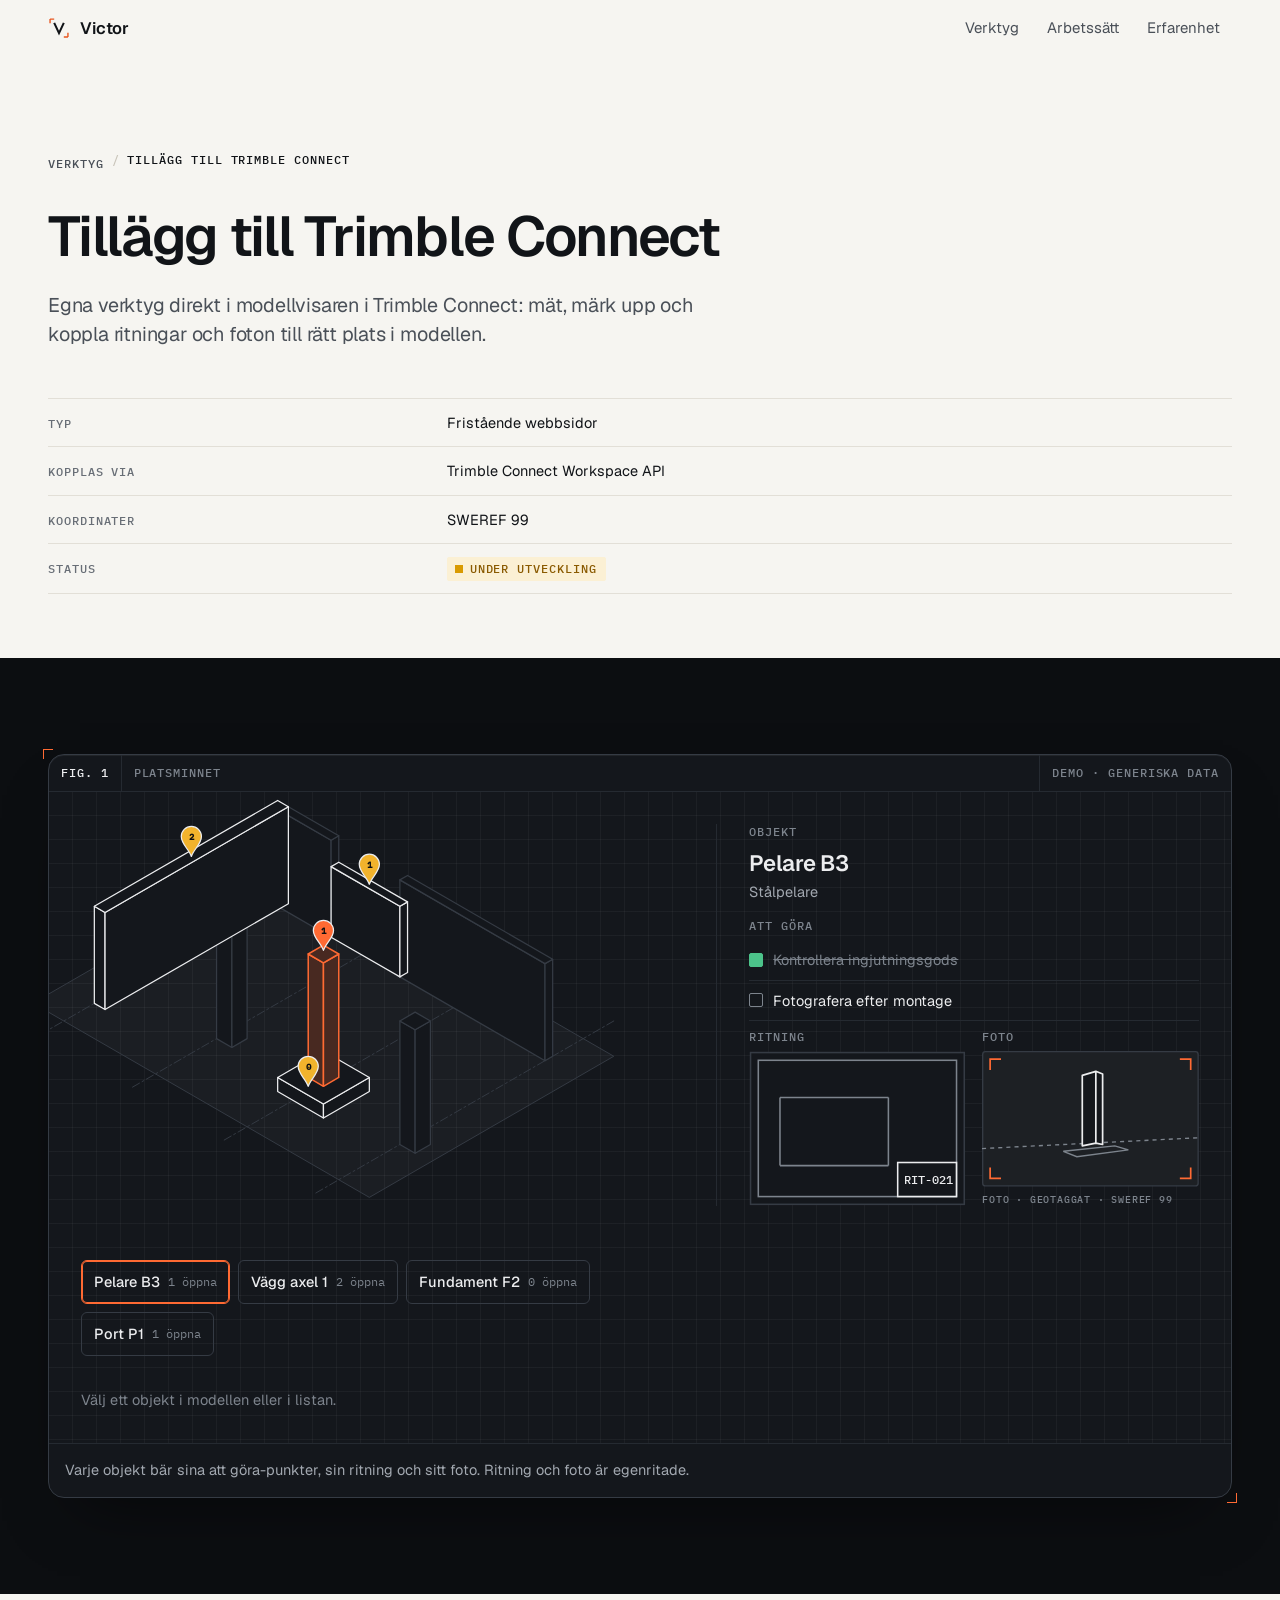
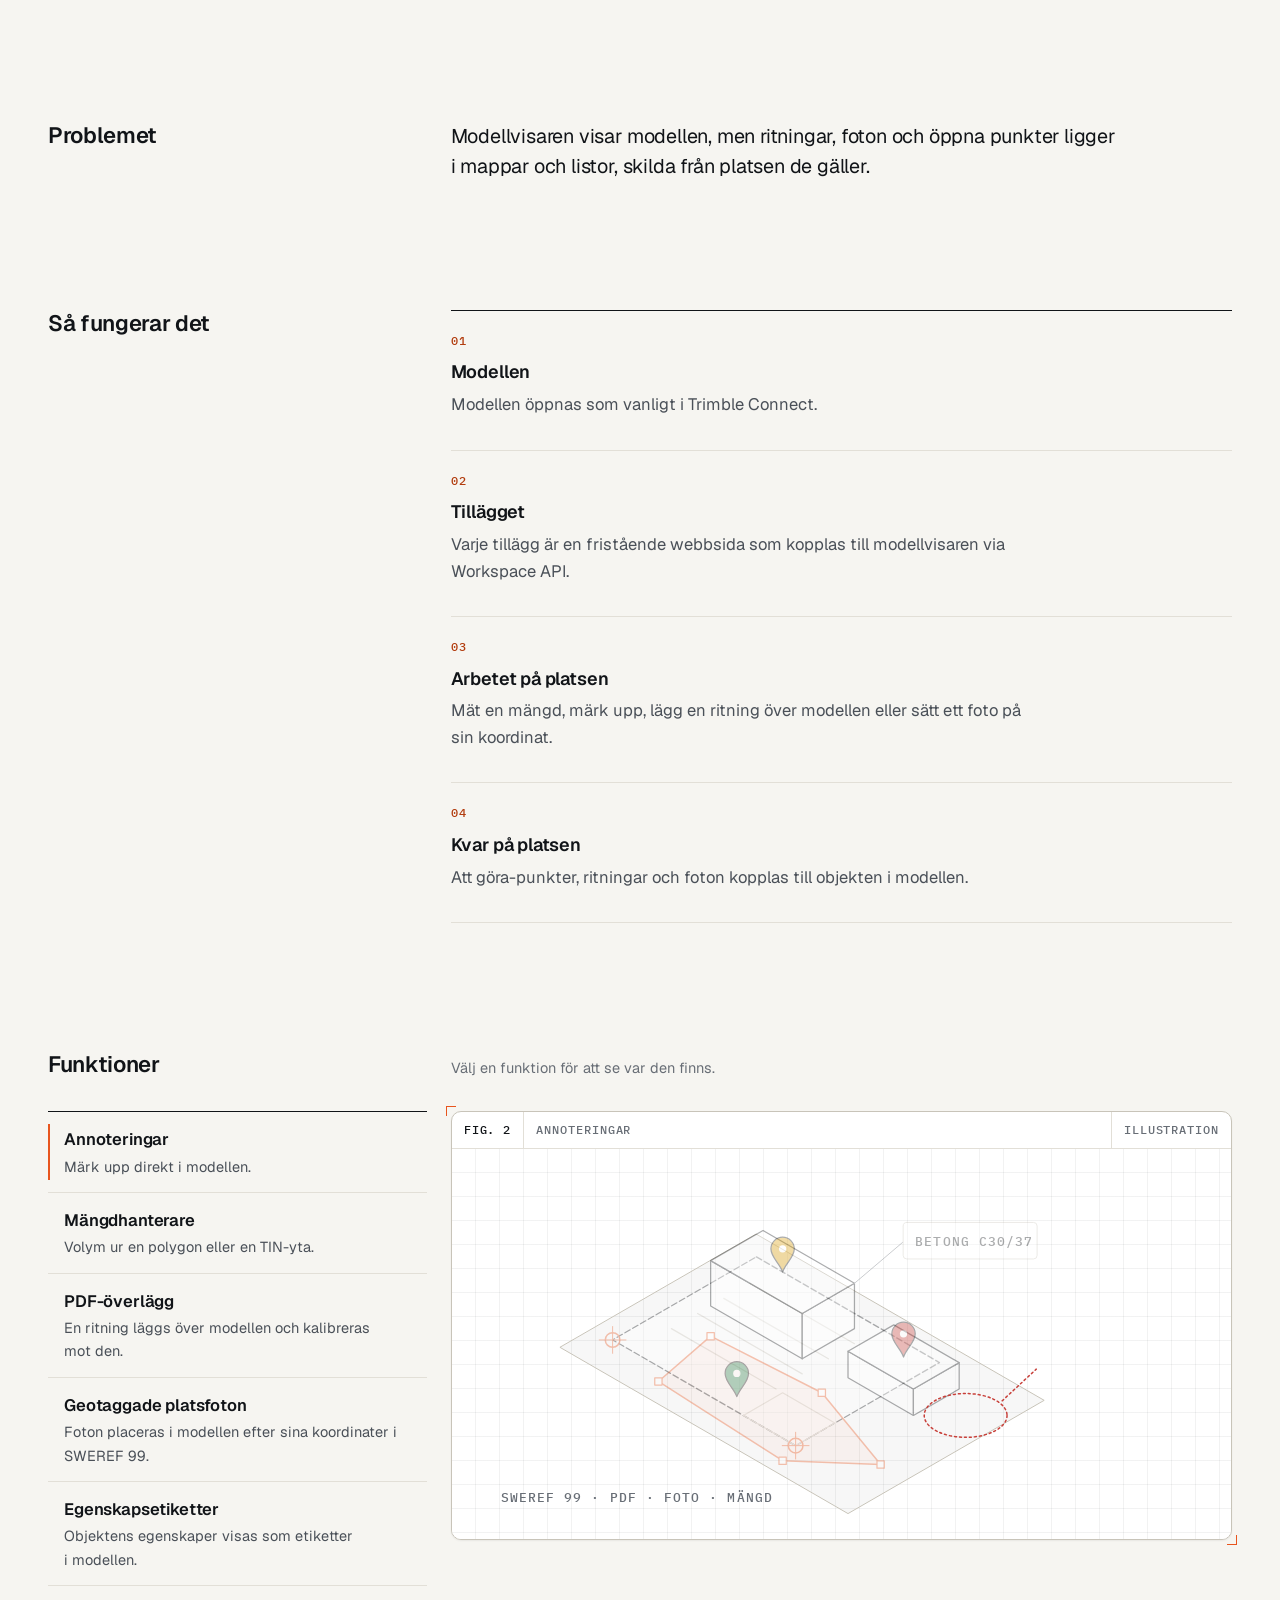
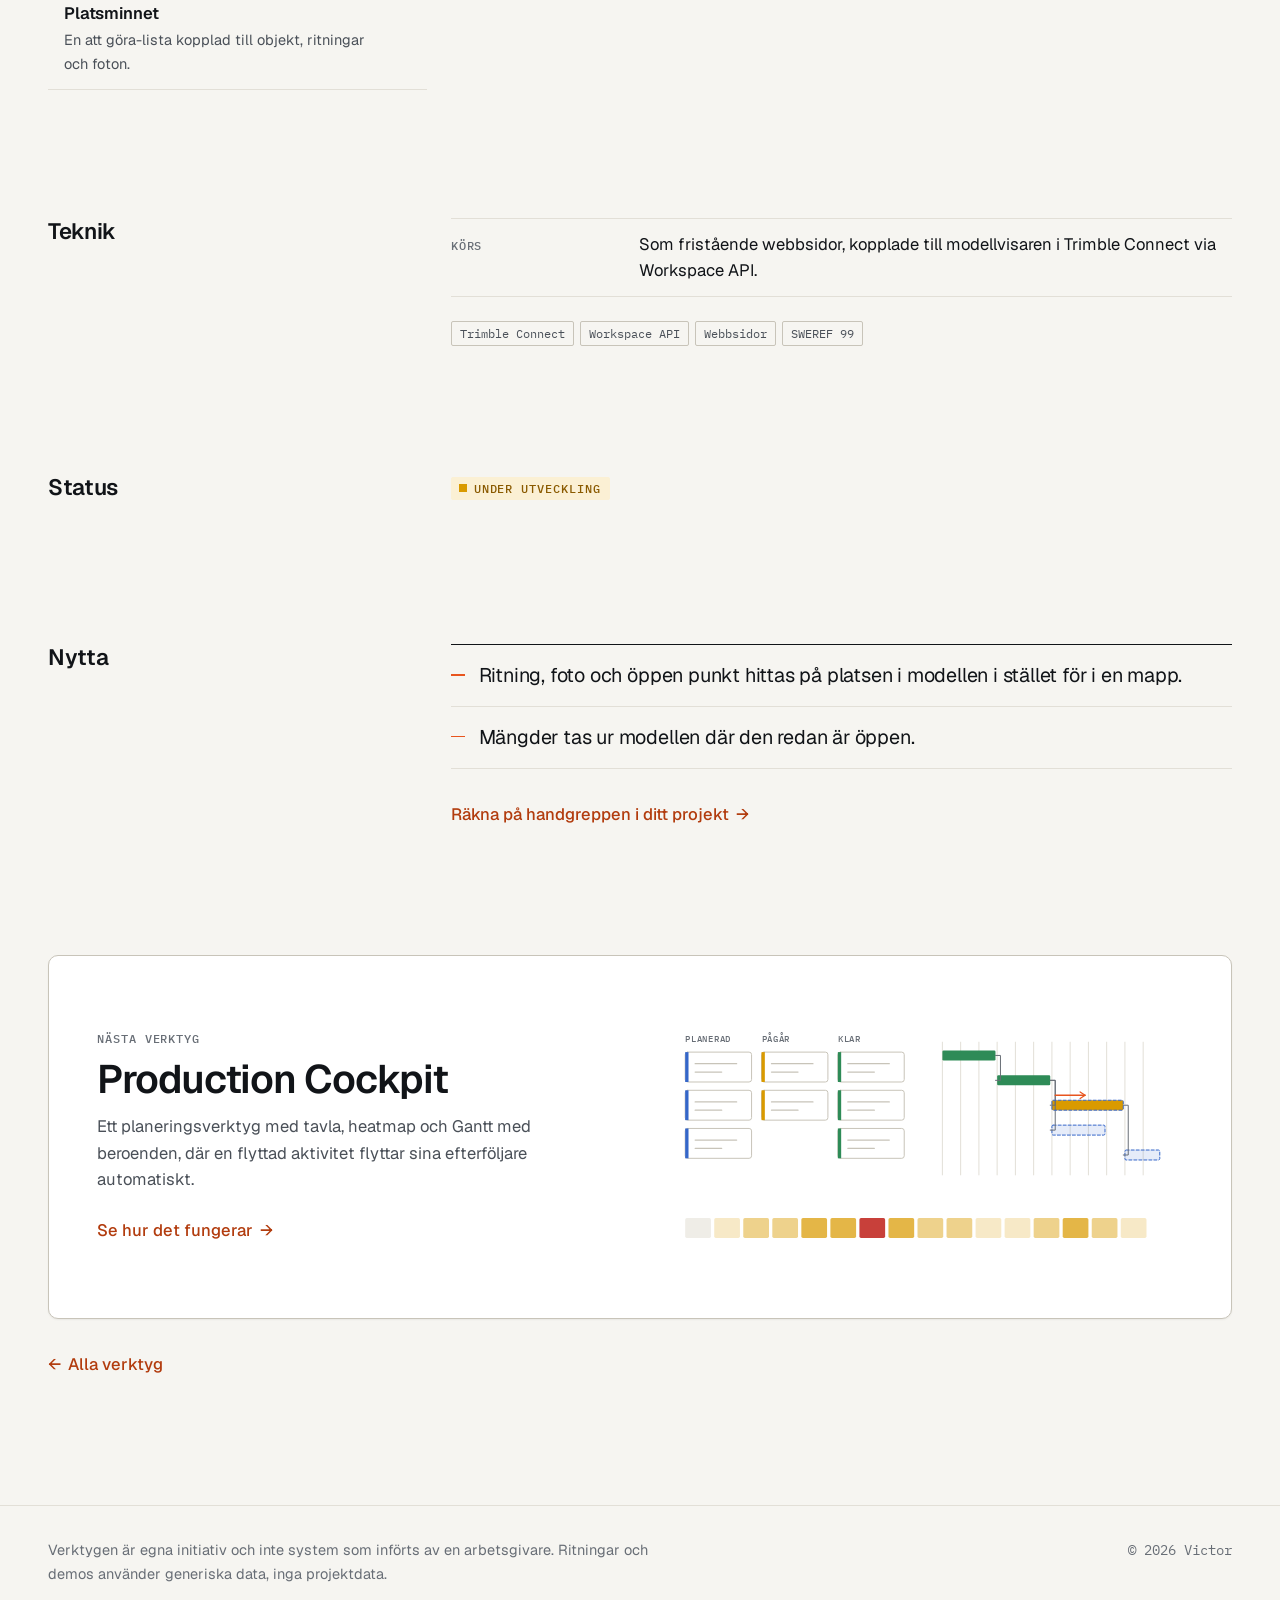
<file: verktyg/trimble-connect/index.html>
<!DOCTYPE html>
<!-- Genererad av tools/gen.js. Redigera tools/ och kör: node tools/gen.js -->
<html lang="sv">
<head>
<meta charset="utf-8">
<meta name="viewport" content="width=device-width, initial-scale=1, viewport-fit=cover">
<title>Tillägg till Trimble Connect – Victor</title>
<meta name="description" content="Egna verktyg direkt i modellvisaren i Trimble Connect: mät, märk upp och koppla ritningar och foton till rätt plats i modellen.">
<link rel="canonical" href="https://vfalk-ncc.github.io/Portfolio/verktyg/trimble-connect/">
<meta name="color-scheme" content="light dark">
<meta name="theme-color" content="#F6F5F1" media="(prefers-color-scheme: light)">
<meta name="theme-color" content="#0C0E11" media="(prefers-color-scheme: dark)">
<meta property="og:type" content="website">
<meta property="og:locale" content="sv_SE">
<meta property="og:site_name" content="Victor">
<meta property="og:url" content="https://vfalk-ncc.github.io/Portfolio/verktyg/trimble-connect/">
<meta property="og:title" content="Tillägg till Trimble Connect – Victor">
<meta property="og:description" content="Egna verktyg direkt i modellvisaren i Trimble Connect: mät, märk upp och koppla ritningar och foton till rätt plats i modellen.">
<meta property="og:image" content="https://vfalk-ncc.github.io/Portfolio/img/og.png">
<meta property="og:image:width" content="1200">
<meta property="og:image:height" content="630">
<meta property="og:image:alt" content="Linjeritning av en industrihall i statusfärger, vecka 18">
<meta name="twitter:card" content="summary_large_image">
<link rel="icon" href="../../img/favicon.svg" type="image/svg+xml">
<link rel="preload" href="../../fonts/geist-latin-var.woff2" as="font" type="font/woff2" crossorigin>
<link rel="stylesheet" href="../../css/style.css">
<script>(function(d){d.classList.add('js');if(!matchMedia('(prefers-reduced-motion: reduce)').matches&&d.dataset.page==='start'){d.classList.add('intro');setTimeout(function(){d.classList.remove('intro');},3000);}})(document.documentElement);</script>
<script src="../../js/main.js" defer></script>
<script type="application/ld+json">{"@context":"https://schema.org","@type":"CreativeWork","name":"Tillägg till Trimble Connect","description":"Egna verktyg direkt i modellvisaren i Trimble Connect: mät, märk upp och koppla ritningar och foton till rätt plats i modellen.","url":"https://vfalk-ncc.github.io/Portfolio/verktyg/trimble-connect/","inLanguage":"sv","creator":{"@type":"Person","name":"Victor","url":"https://vfalk-ncc.github.io/Portfolio/"}}</script>
</head>
<body>
<a class="skip" href="#innehall">Hoppa till innehåll</a>
<header class="top">
  <div class="wrap top-in">
    <a class="brand" href="../../" aria-label="Victor, till startsidan">
      <svg class="brand-mark" viewBox="0 0 64 64" aria-hidden="true" focusable="false"><path d="M18 17 L32 47 L46 17" fill="none" stroke="currentColor" stroke-width="6"/><path class="bm-c" d="M6 6 H18 M6 6 V18 M58 58 H46 M58 58 V46" stroke-width="4"/></svg>
      <span class="brand-t">Victor</span>
    </a>
    <nav aria-label="Huvudmeny">
      <ul class="nav">
        <li><a href="../../#verktyg" aria-current="true">Verktyg</a></li>
        <li><a href="../../#arbetssatt">Arbetssätt</a></li>
        <li><a href="../../#erfarenhet">Erfarenhet</a></li>
      </ul>
    </nav>
  </div>
</header>

<main id="innehall" tabindex="-1">

<section class="c-hero" aria-labelledby="h1">
  <div class="wrap">
    <nav class="crumbs" aria-label="Brödsmulor"><ol><li><a href="../../#verktyg">Verktyg</a></li><li><span aria-current="page">Tillägg till Trimble Connect</span></li></ol></nav>
    <div class="c-hero-in">
      <div class="c-hero-t">
        <h1 id="h1">Tillägg till Trimble Connect</h1>
        <p class="lead">Egna verktyg direkt i modellvisaren i Trimble Connect: mät, märk upp och koppla ritningar och foton till rätt plats i modellen.</p>
      </div>
      <dl class="facts"><div><dt>Typ</dt><dd>Fristående webbsidor</dd></div><div><dt>Kopplas via</dt><dd>Trimble Connect Workspace API</dd></div><div><dt>Koordinater</dt><dd>SWEREF 99</dd></div><div><dt>Status</dt><dd><span class="st st-active"><i aria-hidden="true"></i>Under utveckling</span></dd></div></dl>
    </div>
  </div>
</section>

<section class="scene c-prev" aria-label="Förhandsvisning">
  <div class="wrap wrap-bleed">
    <figure data-vt="trimble-connect" class="frame frame-stage frame-demo">
  <div class="frame-tb" aria-hidden="true"><span>Fig. 1</span><span class="frame-ti">Platsminnet</span><span class="frame-mo">Demo · generiska data</span></div>
  <div class="frame-body "><div class="demo dpm" data-demo="platsminne">
  <div class="dpm-model"><svg class="ill pm-svg" viewBox="0 0 560 400" role="img" aria-label="Generisk modell med fyra objekt som har att göra-punkter"><title>Modell med fyra objekt</title><polygon class="slab" points="180,36.4 500.1,221.2 267.3,355.6 -52.8,170.8"/><line class="ax" x1="238.2" y1="36.4" x2="-45.5" y2="200.2"/><line class="ax" x1="325.5" y1="86.8" x2="41.8" y2="250.6"/><line class="ax" x1="412.8" y1="137.2" x2="129.1" y2="301"/><line class="ax" x1="500.1" y1="187.6" x2="216.4" y2="351.4"/><g class="pm-bg"><g class="f-0"><polygon points="121.8,204.4 136.4,212.8 136.4,95.2 121.8,86.8"/><polygon points="150.9,204.4 136.4,212.8 136.4,95.2 150.9,86.8"/><polygon points="136.4,78.4 150.9,86.8 136.4,95.2 121.8,86.8"/></g><g class="f-0"><polygon points="296.4,305.2 310.9,313.6 310.9,196 296.4,187.6"/><polygon points="325.5,305.2 310.9,313.6 310.9,196 325.5,187.6"/><polygon points="310.9,179.2 325.5,187.6 310.9,196 296.4,187.6"/></g><g class="f-0"><polygon points="182.9,80.1 230.9,107.8 230.9,15.4 182.9,-12.3"/><polygon points="238.2,103.6 230.9,107.8 230.9,15.4 238.2,11.2"/><polygon points="190.2,-16.5 238.2,11.2 230.9,15.4 182.9,-12.3"/></g><g class="f-0"><polygon points="296.4,145.6 434.6,225.4 434.6,133 296.4,53.2"/><polygon points="441.9,221.2 434.6,225.4 434.6,133 441.9,128.8"/><polygon points="303.7,49 441.9,128.8 434.6,133 296.4,53.2"/></g></g><g class="pm-obj" data-o="p2"><title>Vägg axel 1</title><g class="f-0"><polygon points="5.4,170.8 15.6,176.7 15.6,84.3 5.4,78.4"/><polygon points="190.2,75.9 15.6,176.7 15.6,84.3 190.2,-16.5"/><polygon points="180,-22.4 190.2,-16.5 15.6,84.3 5.4,78.4"/></g></g><g class="pm-obj" data-o="p4"><title>Port P1</title><g class="f-0"><polygon points="230.9,107.8 296.4,145.6 296.4,78.4 230.9,40.6"/><polygon points="303.7,141.4 296.4,145.6 296.4,78.4 303.7,74.2"/><polygon points="238.2,36.4 303.7,74.2 296.4,78.4 230.9,40.6"/></g></g><g class="pm-obj" data-o="p3"><title>Fundament F2</title><g class="f-0"><polygon points="180,254.8 223.6,280 223.6,266.6 180,241.4"/><polygon points="267.3,254.8 223.6,280 223.6,266.6 267.3,241.4"/><polygon points="223.6,216.2 267.3,241.4 223.6,266.6 180,241.4"/></g></g><g class="pm-obj is-on" data-o="p1"><title>Pelare B3</title><g class="f-0"><polygon points="209.1,241.4 223.6,249.8 223.6,132.2 209.1,123.8"/><polygon points="238.2,241.4 223.6,249.8 223.6,132.2 238.2,123.8"/><polygon points="223.6,115.4 238.2,123.8 223.6,132.2 209.1,123.8"/></g></g><g class="pm-pin is-on" data-o="p1"><path d="M223.6 120.4 c-2.4 -7 -9.6 -12 -9.6 -19 a9.6 9.6 0 0 1 19.2 0 c0 7 -7.2 12 -9.6 19 z"/><text x="223.6" y="104.9">1</text></g><g class="pm-pin" data-o="p2"><path d="M97.8 30.9 c-2.4 -7 -9.6 -12 -9.6 -19 a9.6 9.6 0 0 1 19.2 0 c0 7 -7.2 12 -9.6 19 z"/><text x="97.8" y="15.4">2</text></g><g class="pm-pin" data-o="p3"><path d="M209.1 249.8 c-2.4 -7 -9.6 -12 -9.6 -19 a9.6 9.6 0 0 1 19.2 0 c0 7 -7.2 12 -9.6 19 z"/><text x="209.1" y="234.3">0</text></g><g class="pm-pin" data-o="p4"><path d="M267.3 57.4 c-2.4 -7 -9.6 -12 -9.6 -19 a9.6 9.6 0 0 1 19.2 0 c0 7 -7.2 12 -9.6 19 z"/><text x="267.3" y="41.9">1</text></g></svg><ul class="pm-list js-only" aria-label="Välj objekt"><li><button type="button" class="pm-btn" data-o="p1" aria-pressed="true">Pelare B3<span>1 öppna</span></button></li><li><button type="button" class="pm-btn" data-o="p2" aria-pressed="false">Vägg axel 1<span>2 öppna</span></button></li><li><button type="button" class="pm-btn" data-o="p3" aria-pressed="false">Fundament F2<span>0 öppna</span></button></li><li><button type="button" class="pm-btn" data-o="p4" aria-pressed="false">Port P1<span>1 öppna</span></button></li></ul></div>
  <div class="dpm-side" aria-live="polite"><div class="pm-panel" data-o="p1">
  <p class="pm-k">Objekt</p><p class="pm-name">Pelare B3 <span>Stålpelare</span></p>
  <p class="pm-k">Att göra</p><ul class="pm-todo"><li class="is-done"><span class="pm-ck" aria-hidden="true"></span>Kontrollera ingjutningsgods<span class="vh"> (klar)</span></li><li class=""><span class="pm-ck" aria-hidden="true"></span>Fotografera efter montage<span class="vh"> (öppen)</span></li></ul>
  <div class="pm-media"><figure><p class="pm-k">Ritning</p><svg class="pm-sheet" viewBox="0 0 140 100" aria-hidden="true" focusable="false"><rect class="sh-b" x="1" y="1" width="138" height="98"/><rect class="sh-l" x="6" y="6" width="128" height="88"/><line class="sh-l" x1="20" y1="30" x2="90" y2="30"/><line class="sh-l" x1="20" y1="30" x2="20" y2="74"/><line class="sh-l" x1="90" y1="30" x2="90" y2="74"/><line class="sh-l" x1="20" y1="74" x2="90" y2="74"/><rect class="sh-t" x="96" y="72" width="38" height="22"/><text class="sh-n" x="100" y="86">RIT-021</text></svg></figure><figure><p class="pm-k">Foto</p><svg class="pm-photo" viewBox="0 0 160 100" aria-hidden="true" focusable="false"><rect class="ph-bg" x="0.5" y="0.5" width="159" height="99" rx="2"/><path class="ph-m" d="M6 14 V6 H14 M146 6 H154 V14 M154 86 V94 H146 M14 94 H6 V86"/><path class="ph-g" d="M0 72 L160 64"/><path class="ph-o" d="M74 70 V18 L84 15 V68 Z M84 15 L89 17 V69 L84 68"/><path class="ph-l" d="M60 74 L98 70 L108 73 L70 78 Z"/></svg><p class="pm-cap">Foto · geotaggat · SWEREF 99</p></figure></div>
</div><div class="pm-panel" data-o="p2" hidden>
  <p class="pm-k">Objekt</p><p class="pm-name">Vägg axel 1 <span>Väggelement</span></p>
  <p class="pm-k">Att göra</p><ul class="pm-todo"><li class=""><span class="pm-ck" aria-hidden="true"></span>Komplettera fogning<span class="vh"> (öppen)</span></li><li class=""><span class="pm-ck" aria-hidden="true"></span>Stäm av mot ritning<span class="vh"> (öppen)</span></li><li class="is-done"><span class="pm-ck" aria-hidden="true"></span>Skyddstäck öppning<span class="vh"> (klar)</span></li></ul>
  <div class="pm-media"><figure><p class="pm-k">Ritning</p><svg class="pm-sheet" viewBox="0 0 140 100" aria-hidden="true" focusable="false"><rect class="sh-b" x="1" y="1" width="138" height="98"/><rect class="sh-l" x="6" y="6" width="128" height="88"/><line class="sh-l" x1="20" y1="30" x2="90" y2="30"/><line class="sh-l" x1="20" y1="30" x2="20" y2="74"/><line class="sh-l" x1="90" y1="30" x2="90" y2="74"/><line class="sh-l" x1="20" y1="74" x2="90" y2="74"/><rect class="sh-t" x="96" y="72" width="38" height="22"/><text class="sh-n" x="100" y="86">RIT-034</text></svg></figure><figure><p class="pm-k">Foto</p><svg class="pm-photo" viewBox="0 0 160 100" aria-hidden="true" focusable="false"><rect class="ph-bg" x="0.5" y="0.5" width="159" height="99" rx="2"/><path class="ph-m" d="M6 14 V6 H14 M146 6 H154 V14 M154 86 V94 H146 M14 94 H6 V86"/><path class="ph-g" d="M0 72 L160 64"/><path class="ph-o" d="M22 74 V32 L130 22 V66 Z"/><path class="ph-l" d="M58 71 V29 M94 68 V26"/></svg><p class="pm-cap">Foto · geotaggat · SWEREF 99</p></figure></div>
</div><div class="pm-panel" data-o="p3" hidden>
  <p class="pm-k">Objekt</p><p class="pm-name">Fundament F2 <span>Platsgjutet fundament</span></p>
  <p class="pm-k">Att göra</p><ul class="pm-todo"><li class="is-done"><span class="pm-ck" aria-hidden="true"></span>Mät in bultgrupp<span class="vh"> (klar)</span></li><li class="is-done"><span class="pm-ck" aria-hidden="true"></span>Efterkontroll gjutning<span class="vh"> (klar)</span></li></ul>
  <div class="pm-media"><figure><p class="pm-k">Ritning</p><svg class="pm-sheet" viewBox="0 0 140 100" aria-hidden="true" focusable="false"><rect class="sh-b" x="1" y="1" width="138" height="98"/><rect class="sh-l" x="6" y="6" width="128" height="88"/><line class="sh-l" x1="20" y1="30" x2="90" y2="30"/><line class="sh-l" x1="20" y1="30" x2="20" y2="74"/><line class="sh-l" x1="90" y1="30" x2="90" y2="74"/><line class="sh-l" x1="20" y1="74" x2="90" y2="74"/><rect class="sh-t" x="96" y="72" width="38" height="22"/><text class="sh-n" x="100" y="86">RIT-008</text></svg></figure><figure><p class="pm-k">Foto</p><svg class="pm-photo" viewBox="0 0 160 100" aria-hidden="true" focusable="false"><rect class="ph-bg" x="0.5" y="0.5" width="159" height="99" rx="2"/><path class="ph-m" d="M6 14 V6 H14 M146 6 H154 V14 M154 86 V94 H146 M14 94 H6 V86"/><path class="ph-g" d="M0 72 L160 64"/><path class="ph-o" d="M44 74 L110 70 L124 76 L58 81 Z M44 74 V66 L110 62 V70 M110 62 L124 68 V76"/><path class="ph-l" d="M74 67 V56 M84 66 V55 M94 66 V55"/></svg><p class="pm-cap">Foto · geotaggat · SWEREF 99</p></figure></div>
</div><div class="pm-panel" data-o="p4" hidden>
  <p class="pm-k">Objekt</p><p class="pm-name">Port P1 <span>Industriport</span></p>
  <p class="pm-k">Att göra</p><ul class="pm-todo"><li class=""><span class="pm-ck" aria-hidden="true"></span>Kontrollera fritt mått<span class="vh"> (öppen)</span></li></ul>
  <div class="pm-media"><figure><p class="pm-k">Ritning</p><svg class="pm-sheet" viewBox="0 0 140 100" aria-hidden="true" focusable="false"><rect class="sh-b" x="1" y="1" width="138" height="98"/><rect class="sh-l" x="6" y="6" width="128" height="88"/><line class="sh-l" x1="20" y1="30" x2="90" y2="30"/><line class="sh-l" x1="20" y1="30" x2="20" y2="74"/><line class="sh-l" x1="90" y1="30" x2="90" y2="74"/><line class="sh-l" x1="20" y1="74" x2="90" y2="74"/><rect class="sh-t" x="96" y="72" width="38" height="22"/><text class="sh-n" x="100" y="86">RIT-047</text></svg></figure><figure><p class="pm-k">Foto</p><svg class="pm-photo" viewBox="0 0 160 100" aria-hidden="true" focusable="false"><rect class="ph-bg" x="0.5" y="0.5" width="159" height="99" rx="2"/><path class="ph-m" d="M6 14 V6 H14 M146 6 H154 V14 M154 86 V94 H146 M14 94 H6 V86"/><path class="ph-g" d="M0 72 L160 64"/><path class="ph-o" d="M40 72 V24 L118 18 V66 Z"/><path class="ph-l" d="M40 36 L118 30 M40 48 L118 42 M40 60 L118 54"/></svg><p class="pm-cap">Foto · geotaggat · SWEREF 99</p></figure></div>
</div></div>
  <p class="demo-hint js-only">Välj ett objekt i modellen eller i listan.</p>
</div></div>
  <figcaption>Varje objekt bär sina att göra-punkter, sin ritning och sitt foto. Ritning och foto är egenritade.</figcaption>
</figure>
  </div>
</section>

<section class="c-sec" aria-labelledby="h-problem">
  <div class="wrap c-row">
    <h2 class="c-h" id="h-problem">Problemet</h2>
    <div class="c-c"><p class="c-lead">Modellvisaren visar modellen, men ritningar, foton och öppna punkter ligger i mappar och listor, skilda från platsen de gäller.</p></div>
  </div>
</section>

<section class="c-sec" aria-labelledby="h-how">
  <div class="wrap c-row">
    <h2 class="c-h" id="h-how">Så fungerar det</h2>
    <ol class="c-c steps"><li class="step reveal"><span class="step-n" aria-hidden="true">01</span><div class="step-b"><h3>Modellen</h3><p>Modellen öppnas som vanligt i Trimble Connect.</p></div></li><li class="step reveal"><span class="step-n" aria-hidden="true">02</span><div class="step-b"><h3>Tillägget</h3><p>Varje tillägg är en fristående webbsida som kopplas till modellvisaren via Workspace API.</p></div></li><li class="step reveal"><span class="step-n" aria-hidden="true">03</span><div class="step-b"><h3>Arbetet på platsen</h3><p>Mät en mängd, märk upp, lägg en ritning över modellen eller sätt ett foto på sin koordinat.</p></div></li><li class="step reveal"><span class="step-n" aria-hidden="true">04</span><div class="step-b"><h3>Kvar på platsen</h3><p>Att göra-punkter, ritningar och foton kopplas till objekten i modellen.</p></div></li></ol>
  </div>
</section>


<section class="c-sec c-fn" aria-labelledby="h-fn">
  <div class="wrap">
    <div class="c-row"><h2 class="c-h" id="h-fn">Funktioner</h2><p class="c-c c-note js-only">Välj en funktion för att se var den finns.</p></div>
    <div class="fn" data-fn>
      <ul class="fn-list"><li><button type="button" class="fn-b" data-f="annotering" data-mode="Illustration" aria-pressed="false"><span class="fn-n">Annoteringar</span><span class="fn-t">Märk upp direkt i modellen.</span></button></li><li><button type="button" class="fn-b" data-f="mangd" data-mode="Illustration" aria-pressed="false"><span class="fn-n">Mängdhanterare</span><span class="fn-t">Volym ur en polygon eller en TIN-yta.</span></button></li><li><button type="button" class="fn-b" data-f="pdf" data-mode="Illustration" aria-pressed="false"><span class="fn-n">PDF-överlägg</span><span class="fn-t">En ritning läggs över modellen och kalibreras mot den.</span></button></li><li><button type="button" class="fn-b" data-f="foto" data-mode="Illustration" aria-pressed="false"><span class="fn-n">Geotaggade platsfoton</span><span class="fn-t">Foton placeras i modellen efter sina koordinater i SWEREF 99.</span></button></li><li><button type="button" class="fn-b" data-f="etikett" data-mode="Illustration" aria-pressed="false"><span class="fn-n">Egenskapsetiketter</span><span class="fn-t">Objektens egenskaper visas som etiketter i modellen.</span></button></li><li><button type="button" class="fn-b" data-f="platsminnet" data-mode="Illustration" aria-pressed="false"><span class="fn-n">Platsminnet</span><span class="fn-t">En att göra-lista kopplad till objekt, ritningar och foton.</span></button></li></ul>
      <div class="fn-stage"><figure class="frame frame-fn">
  <div class="frame-tb" aria-hidden="true"><span>Fig. 2</span><span class="frame-ti">Funktioner</span><span class="frame-mo">Illustration</span></div>
  <div class="frame-body "><div class="fn-art" data-art><svg class="ill" viewBox="0 0 640 320" aria-hidden="true" focusable="false"><polygon class="slab" points="250,70 486.3,206.4 325.2,299.4 88.9,163"/><g data-f="pdf"><polygon class="sheet" points="250,88.6 400.3,175.4 282.2,243.6 131.9,156.8"/><line class="sheet-l" x1="244.6" y1="110.3" x2="330.5" y2="159.9"/><line class="sheet-l" x1="223.2" y1="122.7" x2="309.1" y2="172.3"/><line class="sheet-l" x1="201.7" y1="135.1" x2="287.6" y2="184.7"/><line class="sheet-l" x1="180.2" y1="147.5" x2="266.1" y2="197.1"/><polygon class="sheet-l" points="271.5,200.2 314.4,225 282.2,243.6 239.3,218.8"/><g class="calx"><circle cx="131.9" cy="156.8" r="6"/><line x1="120.9" y1="156.8" x2="142.9" y2="156.8"/><line x1="131.9" y1="145.8" x2="131.9" y2="167.8"/></g><g class="calx"><circle cx="282.2" cy="243.6" r="6"/><line x1="271.2" y1="243.6" x2="293.2" y2="243.6"/><line x1="282.2" y1="232.6" x2="282.2" y2="254.6"/></g></g><g data-f="mangd"><path class="qty" d="M212.4 153.7 L303.7 200.2 L352 259.1 L271.5 256 L169.5 190.9 Z"/><rect class="vtx" x="209.4" y="150.7" width="6" height="6"/><rect class="vtx" x="300.7" y="197.2" width="6" height="6"/><rect class="vtx" x="349" y="256.1" width="6" height="6"/><rect class="vtx" x="268.5" y="253" width="6" height="6"/><rect class="vtx" x="166.5" y="187.9" width="6" height="6"/></g><g data-f="etikett"><g class="f-0"><polygon points="212.4,128.9 287.6,172.3 287.6,135.1 212.4,91.7"/><polygon points="330.5,147.5 287.6,172.3 287.6,135.1 330.5,110.3"/><polygon points="255.4,66.9 330.5,110.3 287.6,135.1 212.4,91.7"/></g><g class="f-0"><polygon points="325.2,187.8 378.9,218.8 378.9,197.1 325.2,166.1"/><polygon points="416.5,197.1 378.9,218.8 378.9,197.1 416.5,175.4"/><polygon points="362.8,144.4 416.5,175.4 378.9,197.1 325.2,166.1"/></g><line class="ln2" x1="330.5" y1="110.3" x2="370.5" y2="76.3"/><g class="chip"><rect x="370.5" y="60.3" width="110" height="30" rx="3"/></g><text class="t t-ink" x="380.5" y="79.3">BETONG C30/37</text></g><g data-f="foto"><path class="pin pin-o" d="M271.5 101 c-2.4 -7 -9.6 -12 -9.6 -19 a9.6 9.6 0 0 1 19.2 0 c0 7 -7.2 12 -9.6 19 z"/><circle class="pin-c" cx="271.5" cy="82" r="3"/><path class="pin pin-d" d="M233.9 203.3 c-2.4 -7 -9.6 -12 -9.6 -19 a9.6 9.6 0 0 1 19.2 0 c0 7 -7.2 12 -9.6 19 z"/><circle class="pin-c" cx="233.9" cy="184.3" r="3"/></g><g data-f="platsminnet"><path class="pin pin-l" d="M370.8 170.8 c-2.4 -7 -9.6 -12 -9.6 -19 a9.6 9.6 0 0 1 19.2 0 c0 7 -7.2 12 -9.6 19 z"/><circle class="pin-c" cx="370.8" cy="151.8" r="3"/></g><g data-f="annotering"><ellipse class="cloud" cx="421.8" cy="218.8" rx="34" ry="18"/><path class="cloud" d="M451.8 206.8 l28 -26"/></g><text class="t" x="40" y="290">SWEREF 99 · PDF · FOTO · MÄNGD</text></svg></div></div>
</figure></div>
    </div>
  </div>
</section>

<section class="c-sec" aria-labelledby="h-tech">
  <div class="wrap c-row">
    <h2 class="c-h" id="h-tech">Teknik</h2>
    <div class="c-c">
      <dl class="facts c-facts"><div><dt>Körs</dt><dd>Som fristående webbsidor, kopplade till modellvisaren i Trimble Connect via Workspace API.</dd></div></dl>
      <ul class="tags" aria-label="Teknik och funktioner"><li>Trimble Connect</li><li>Workspace API</li><li>Webbsidor</li><li>SWEREF 99</li></ul>
    </div>
  </div>
</section>

<section class="c-sec" aria-labelledby="h-status">
  <div class="wrap c-row">
    <h2 class="c-h" id="h-status">Status</h2>
    <div class="c-c"><p class="c-status"><span class="st st-active"><i aria-hidden="true"></i>Under utveckling</span></p></div>
  </div>
</section>

<section class="c-sec" aria-labelledby="h-nytta">
  <div class="wrap c-row">
    <h2 class="c-h" id="h-nytta">Nytta</h2>
    <div class="c-c">
      <ul class="nytta"><li>Ritning, foto och öppen punkt hittas på platsen i modellen i stället för i en mapp.</li><li>Mängder tas ur modellen där den redan är öppen.</li></ul>
      <p class="more-link"><a class="tlink" href="../../?verktyg=trimble-connect#kalkyl">Räkna på handgreppen i ditt projekt <span class="arr" aria-hidden="true">→</span></a></p>
    </div>
  </div>
</section>

<section class="c-next" aria-labelledby="h-next">
  <div class="wrap">
    <h2 class="vh" id="h-next">Nästa verktyg</h2>
    <a class="next" href="../../verktyg/production-cockpit/">
      <span class="next-t"><span class="over">Nästa verktyg</span><span class="next-n">Production Cockpit</span><span class="next-l">Ett planeringsverktyg med tavla, heatmap och Gantt med beroenden, där en flyttad aktivitet flyttar sina efterföljare automatiskt.</span><span class="tlink">Se hur det fungerar <span class="arr" aria-hidden="true">→</span></span></span>
      <span class="next-a" aria-hidden="true"><svg class="ill" viewBox="0 0 640 320" aria-hidden="true" focusable="false"><g data-f="tavla"><text class="t" x="40" y="46">PLANERAD</text><g class="card k-p"><rect x="40" y="58" width="80" height="36" rx="3"/><rect class="card-k" x="40" y="58" width="4" height="36"/><line class="sheet-l" x1="52" y1="72" x2="102" y2="72"/><line class="sheet-l" x1="52" y1="82" x2="84" y2="82"/></g><g class="card k-p"><rect x="40" y="104" width="80" height="36" rx="3"/><rect class="card-k" x="40" y="104" width="4" height="36"/><line class="sheet-l" x1="52" y1="118" x2="102" y2="118"/><line class="sheet-l" x1="52" y1="128" x2="84" y2="128"/></g><g class="card k-p"><rect x="40" y="150" width="80" height="36" rx="3"/><rect class="card-k" x="40" y="150" width="4" height="36"/><line class="sheet-l" x1="52" y1="164" x2="102" y2="164"/><line class="sheet-l" x1="52" y1="174" x2="84" y2="174"/></g><text class="t" x="132" y="46">PÅGÅR</text><g class="card k-o"><rect x="132" y="58" width="80" height="36" rx="3"/><rect class="card-k" x="132" y="58" width="4" height="36"/><line class="sheet-l" x1="144" y1="72" x2="194" y2="72"/><line class="sheet-l" x1="144" y1="82" x2="176" y2="82"/></g><g class="card k-o"><rect x="132" y="104" width="80" height="36" rx="3"/><rect class="card-k" x="132" y="104" width="4" height="36"/><line class="sheet-l" x1="144" y1="118" x2="194" y2="118"/><line class="sheet-l" x1="144" y1="128" x2="176" y2="128"/></g><text class="t" x="224" y="46">KLAR</text><g class="card k-d"><rect x="224" y="58" width="80" height="36" rx="3"/><rect class="card-k" x="224" y="58" width="4" height="36"/><line class="sheet-l" x1="236" y1="72" x2="286" y2="72"/><line class="sheet-l" x1="236" y1="82" x2="268" y2="82"/></g><g class="card k-d"><rect x="224" y="104" width="80" height="36" rx="3"/><rect class="card-k" x="224" y="104" width="4" height="36"/><line class="sheet-l" x1="236" y1="118" x2="286" y2="118"/><line class="sheet-l" x1="236" y1="128" x2="268" y2="128"/></g><g class="card k-d"><rect x="224" y="150" width="80" height="36" rx="3"/><rect class="card-k" x="224" y="150" width="4" height="36"/><line class="sheet-l" x1="236" y1="164" x2="286" y2="164"/><line class="sheet-l" x1="236" y1="174" x2="268" y2="174"/></g></g><g data-f="gantt"><line class="gl" x1="350" y1="46" x2="350" y2="206"/><line class="gl" x1="372" y1="46" x2="372" y2="206"/><line class="gl" x1="394" y1="46" x2="394" y2="206"/><line class="gl" x1="416" y1="46" x2="416" y2="206"/><line class="gl" x1="438" y1="46" x2="438" y2="206"/><line class="gl" x1="460" y1="46" x2="460" y2="206"/><line class="gl" x1="482" y1="46" x2="482" y2="206"/><line class="gl" x1="504" y1="46" x2="504" y2="206"/><line class="gl" x1="526" y1="46" x2="526" y2="206"/><line class="gl" x1="548" y1="46" x2="548" y2="206"/><line class="gl" x1="570" y1="46" x2="570" y2="206"/><line class="gl" x1="592" y1="46" x2="592" y2="206"/><rect class="b-d" x="350" y="56" width="64" height="12" rx="1.5"/><rect class="b-d" x="416" y="86" width="64" height="12" rx="1.5"/><rect class="b-o" x="482" y="116" width="86" height="12" rx="1.5"/><rect class="b-p" x="482" y="146" width="64" height="12" rx="1.5"/><rect class="b-p" x="570" y="176" width="42" height="12" rx="1.5"/><path class="dep" d="M414 62 h6 V92 H414"/><path class="dep" d="M480 92 h6 V122 H480"/><path class="dep" d="M480 92 h6 V152 H480"/><path class="dep" d="M568 122 h6 V182 H568"/></g><g data-f="kaskad"><rect class="ghost" x="482" y="116" width="86" height="12" rx="1.5"/><path class="kask" d="M486 110 h36"/><path class="arrowh acc-s" d="M516 106 l6 4 l-6 4"/></g><g data-f="heatmap"><rect class="hm hm-0" x="40" y="258" width="31" height="24" rx="2"/><rect class="hm hm-1" x="75" y="258" width="31" height="24" rx="2"/><rect class="hm hm-2" x="110" y="258" width="31" height="24" rx="2"/><rect class="hm hm-2" x="145" y="258" width="31" height="24" rx="2"/><rect class="hm hm-3" x="180" y="258" width="31" height="24" rx="2"/><rect class="hm hm-3" x="215" y="258" width="31" height="24" rx="2"/><rect class="hm hm-4" x="250" y="258" width="31" height="24" rx="2"/><rect class="hm hm-3" x="285" y="258" width="31" height="24" rx="2"/><rect class="hm hm-2" x="320" y="258" width="31" height="24" rx="2"/><rect class="hm hm-2" x="355" y="258" width="31" height="24" rx="2"/><rect class="hm hm-1" x="390" y="258" width="31" height="24" rx="2"/><rect class="hm hm-1" x="425" y="258" width="31" height="24" rx="2"/><rect class="hm hm-2" x="460" y="258" width="31" height="24" rx="2"/><rect class="hm hm-3" x="495" y="258" width="31" height="24" rx="2"/><rect class="hm hm-2" x="530" y="258" width="31" height="24" rx="2"/><rect class="hm hm-1" x="565" y="258" width="31" height="24" rx="2"/></g></svg></span>
    </a>
    <p class="back"><a class="tlink" href="../../#verktyg"><span class="arr arr-l" aria-hidden="true">←</span> Alla verktyg</a></p>
  </div>
</section>

</main>

<footer class="foot">
  <div class="wrap foot-in">
    <p>Verktygen är egna initiativ och inte system som införts av en arbetsgivare. Ritningar och demos använder generiska data, inga projektdata.</p>
    <p class="foot-y">© 2026 Victor</p>
  </div>
</footer>
</body>
</html>
</file>
<file: css/style.css>
/* ==========================================================================
   Lägesplanen, renritad
   Raster: 12 kolumner, max 1200 px. Lodlinje A = kolumn 1, lodlinje B = kolumn 5.
   Färg: statusfärgerna är de enda kraftiga färgerna. Mörka scener = här körs ett verktyg.
   ========================================================================== */

/* Geist (SIL OFL 1.1, fonts/Geist-OFL.txt), variabel 400–600, latin-delmängd */
@font-face { font-family: "Geist"; font-style: normal; font-weight: 400 600; font-display: swap; src: url("../fonts/geist-latin-var.woff2") format("woff2"); }
/* IBM Plex Mono (SIL OFL 1.1, fonts/OFL.txt) */
@font-face { font-family: "IBM Plex Mono"; font-style: normal; font-weight: 400; font-display: swap; src: url("../fonts/ibm-plex-mono-latin-400-normal.woff2") format("woff2"); }
@font-face { font-family: "IBM Plex Mono"; font-style: normal; font-weight: 500; font-display: swap; src: url("../fonts/ibm-plex-mono-latin-500-normal.woff2") format("woff2"); }
/* Reservtypsnitt med Geists mått, så att texten inte hoppar när fonten byts in */
@font-face { font-family: "Geist Fallback"; src: local("Arial"), local("Helvetica Neue"), local("Liberation Sans"); size-adjust: 106.6%; ascent-override: 94.3%; descent-override: 27.7%; line-gap-override: 0%; }
@font-face { font-family: "Plex Mono Fallback"; src: local("Courier New"), local("Liberation Mono"); size-adjust: 100%; ascent-override: 102%; descent-override: 27%; line-gap-override: 0%; }

/* ---------- Tokens ---------- */
:root {
  --bg: #F6F5F1;
  --surface: #FFFFFF;
  --surface-2: #EFEDE7;
  --line: #E2DFD7;
  --line-strong: #C8C4B9;
  --ink: #111418;
  --ink-2: #4A5058;
  --ink-3: #686E76;
  --accent: #E8551E;
  --accent-text: #B23C0E;
  --st-done: #2E8B57;   --st-done-t: #1F6B43;   --st-done-bg: #E3F1E8;
  --st-active: #D99A00; --st-active-t: #8A5A00; --st-active-bg: #FBF0D4;
  --st-planned: #3466C9; --st-planned-t: #2B56B0; --st-planned-bg: #E4EBF9;
  --st-late: #C8403A;   --st-late-t: #A8322D;   --st-late-bg: #F8E3E1;
  --grid: rgba(17, 20, 24, .055);
  --shadow-1: 0 1px 2px rgba(17, 20, 24, .06);
  --shadow-2: 0 1px 2px rgba(17, 20, 24, .06), 0 12px 32px -16px rgba(17, 20, 24, .18);
  --shadow-stage: inset 0 1px 0 rgba(255, 255, 255, .06), 0 32px 64px -32px rgba(0, 0, 0, .6);

  --sans: "Geist", "Geist Fallback", system-ui, -apple-system, "Segoe UI", sans-serif;
  --mono: "IBM Plex Mono", "Plex Mono Fallback", ui-monospace, Menlo, Consolas, monospace;

  --fs-display: clamp(2.5rem, 1.2rem + 3.95vw, 4.75rem);
  --fs-h1: clamp(2.125rem, 1.2rem + 2.9vw, 3.5rem);
  --fs-h2: clamp(1.75rem, 1.2rem + 1.6vw, 2.75rem);
  --fs-h3: clamp(1.25rem, 1.15rem + .3vw, 1.5rem);
  --fs-lead: clamp(1.125rem, 1.06rem + .22vw, 1.3125rem);
  --fs-body: clamp(1rem, .98rem + .07vw, 1.0625rem);
  --fs-small: clamp(.875rem, .86rem + .06vw, .9375rem);
  --fs-label: clamp(.6875rem, .67rem + .07vw, .75rem);
  --fs-data: clamp(.8125rem, .8rem + .06vw, .875rem);
  --fs-xl: clamp(2.25rem, 1.6rem + 2.1vw, 3.5rem);

  --s-1: 4px; --s-2: 8px; --s-3: 12px; --s-4: 16px; --s-5: 24px; --s-6: 32px;
  --s-7: 48px; --s-8: 64px; --s-9: 96px; --s-10: 128px; --s-11: 160px;
  --r-xs: 2px; --r-sm: 6px; --r-md: 10px; --r-lg: 16px;
  --e: cubic-bezier(.2, 0, 0, 1);
  --e-reveal: cubic-bezier(.16, 1, .3, 1);
  --e-draw: cubic-bezier(.65, 0, .35, 1);
  --t-fast: 120ms; --t-base: 220ms; --t-reveal: 480ms; --t-draw: 700ms;

  --m: 20px;          /* yttermarginal */
  --gut: 16px;        /* ränna */
  --head: 56px;
  --sec: var(--s-9);  /* sektionsavstånd */
  color-scheme: light;
}
@media (min-width: 768px) { :root { --m: 32px; --gut: 24px; } }
@media (min-width: 1024px) { :root { --m: 48px; --sec: var(--s-11); } }

@media (prefers-color-scheme: dark) {
  :root {
    --bg: #0C0E11; --surface: #14171C; --surface-2: #1B1F25; --line: #252A31; --line-strong: #353B44;
    --ink: #ECEDEF; --ink-2: #A2A8B0; --ink-3: #7D848D; --accent: #FF6A33; --accent-text: #FF8A5C;
    --st-done: #4CC38A; --st-done-t: #4CC38A; --st-done-bg: rgba(76, 195, 138, .12);
    --st-active: #F2B32C; --st-active-t: #F2B32C; --st-active-bg: rgba(242, 179, 44, .12);
    --st-planned: #6B9BF2; --st-planned-t: #6B9BF2; --st-planned-bg: rgba(107, 155, 242, .13);
    --st-late: #F0605A; --st-late-t: #F0605A; --st-late-bg: rgba(240, 96, 90, .13);
    --grid: rgba(236, 237, 239, .045);
    --shadow-1: none; --shadow-2: none;
    color-scheme: dark;
  }
}
/* Mörk scen: alltid mörk, oavsett systemläge */
.scene {
  --bg: #0C0E11; --surface: #14171C; --surface-2: #1B1F25; --line: #252A31; --line-strong: #353B44;
  --ink: #ECEDEF; --ink-2: #A2A8B0; --ink-3: #7D848D; --accent: #FF6A33; --accent-text: #FF8A5C;
  --st-done: #4CC38A; --st-done-t: #4CC38A; --st-done-bg: rgba(76, 195, 138, .12);
  --st-active: #F2B32C; --st-active-t: #F2B32C; --st-active-bg: rgba(242, 179, 44, .12);
  --st-planned: #6B9BF2; --st-planned-t: #6B9BF2; --st-planned-bg: rgba(107, 155, 242, .13);
  --st-late: #F0605A; --st-late-t: #F0605A; --st-late-bg: rgba(240, 96, 90, .13);
  --grid: rgba(236, 237, 239, .045);
  --shadow-1: none; --shadow-2: none;
  color-scheme: dark;
  background: var(--bg);
  color: var(--ink);
}

/* ---------- Grund ---------- */
*, *::before, *::after { box-sizing: border-box; }
html { -webkit-text-size-adjust: 100%; scroll-padding-top: calc(var(--head) + 24px); }
@media (prefers-reduced-motion: no-preference) { html { scroll-behavior: smooth; } }
body {
  margin: 0; background: var(--bg); color: var(--ink);
  font: 400 var(--fs-body)/1.6 var(--sans);
  font-feature-settings: "kern", "calt";
  -webkit-font-smoothing: antialiased; -moz-osx-font-smoothing: grayscale;
  text-rendering: optimizeLegibility;
}
h1, h2, h3 { margin: 0; font-weight: 600; }
h1, h2, .claim, .coda { text-wrap: balance; }
p, li, dd { text-wrap: pretty; }
p, figure { margin: 0; }
ul, ol, dl, dd { margin: 0; padding: 0; list-style: none; }
img, video { display: block; max-width: 100%; height: auto; }
svg { overflow: visible; }
button { font: inherit; color: inherit; }
a { color: var(--accent-text); text-underline-offset: .22em; text-decoration-thickness: 1px; transition: text-decoration-color var(--t-fast) var(--e); }
:focus-visible { outline: 2px solid var(--accent); outline-offset: 2px; border-radius: var(--r-xs); }
main:focus { outline: none; }
::selection { background: color-mix(in srgb, var(--accent) 24%, transparent); }
.vh { position: absolute !important; width: 1px; height: 1px; overflow: hidden; clip: rect(0 0 0 0); clip-path: inset(50%); white-space: nowrap; }
html:not(.js) .js-only { display: none !important; }
.num, .tnum { font-variant-numeric: tabular-nums; }

.wrap { width: 100%; max-width: calc(1200px + 2 * var(--m)); margin-inline: auto; padding-inline: max(var(--m), env(safe-area-inset-left)) max(var(--m), env(safe-area-inset-right)); }
@media (min-width: 1280px) { .wrap-bleed { max-width: calc(1320px + 2 * var(--m)); } }
@media (min-width: 768px) {
  .g12, .c-row, .hero-in, .fn, .calc-grid, .tl li, .kit div, .contact li, .facts div, .lane, .how { column-gap: var(--gut); }
}

.skip { position: absolute; left: var(--m); top: -64px; z-index: 100; background: var(--ink); color: var(--bg); padding: 10px 14px; border-radius: var(--r-sm); font: 500 var(--fs-small) var(--sans); text-decoration: none; }
.skip:focus { top: 8px; }

/* ---------- Text ---------- */
.over { font: 500 var(--fs-label)/1.3 var(--mono); letter-spacing: .08em; text-transform: uppercase; color: var(--ink-3); display: flex; flex-wrap: wrap; align-items: center; gap: 6px 14px; }
.lead { font-size: var(--fs-lead); line-height: 1.5; letter-spacing: -.01em; color: var(--ink-2); max-width: 34em; }
.sec-head h2, .c-hero h1 { font-size: var(--fs-h2); line-height: 1.1; letter-spacing: -.025em; }
.sec-head .over { margin-bottom: var(--s-4); }
.sec-head .lead { margin-top: var(--s-4); }
.sec-head { margin-bottom: var(--s-7); max-width: 52rem; }
@media (min-width: 1024px) { .sec-head { margin-bottom: var(--s-8); } }

.tlink { display: inline-flex; align-items: baseline; gap: .45em; font-weight: 500; color: var(--accent-text); text-decoration: none; }
.tlink .arr { display: inline-block; transition: transform var(--t-fast) var(--e); }
.tlink:hover .arr, a:hover > .tlink .arr { transform: translateX(2px); }
.tlink:hover { text-decoration: underline; text-decoration-thickness: 1px; }
.tlink .arr-l { order: -1; }
.tlink:hover .arr-l { transform: translateX(-2px); }
.more-link { margin-top: var(--s-6); }

/* Knappar */
.btn {
  display: inline-flex; align-items: center; justify-content: center; min-height: 44px; padding: 0 20px;
  font: 500 .9375rem/1 var(--sans); letter-spacing: -.005em; color: var(--ink); text-decoration: none;
  border: 1px solid var(--line-strong); border-radius: var(--r-sm); background: transparent;
  transition: background-color var(--t-fast) var(--e), border-color var(--t-fast) var(--e), color var(--t-fast) var(--e);
}
.btn:hover { border-color: var(--ink); }
.btn-main { background: var(--ink); color: var(--bg); border-color: var(--ink); }
.btn-main:hover { background: color-mix(in srgb, var(--ink) 86%, var(--bg)); }
.btn-s {
  display: inline-flex; align-items: center; min-height: 44px; padding: 0 16px; cursor: pointer;
  font: 500 var(--fs-data)/1 var(--mono); letter-spacing: .02em; color: var(--ink);
  background: transparent; border: 1px solid var(--line-strong); border-radius: var(--r-sm);
  transition: border-color var(--t-fast) var(--e), background-color var(--t-fast) var(--e);
}
.btn-s:hover { border-color: var(--ink); }
.btn-run { background: var(--ink); color: var(--bg); border-color: var(--ink); }
.btn-s:disabled, .btn-s[aria-disabled="true"] { opacity: .45; cursor: default; }

/* Taggar */
.tags { display: flex; flex-wrap: wrap; gap: 6px; }
.tags li { font: 400 var(--fs-label)/1.3 var(--mono); color: var(--ink-2); border: 1px solid var(--line-strong); border-radius: var(--r-xs); padding: 4px 8px; }

/* Statusmärken */
.st {
  display: inline-flex; align-items: center; gap: 7px; white-space: nowrap; vertical-align: middle;
  font: 500 var(--fs-label)/1 var(--mono); letter-spacing: .08em; text-transform: uppercase;
  padding: 5px 8px 5px 7px; border-radius: var(--r-xs); border: 1px solid transparent;
}
.st i { width: 8px; height: 8px; flex: none; }
.st-done { background: var(--st-done-bg); color: var(--st-done-t); } .st-done i { background: var(--st-done); }
.st-active { background: var(--st-active-bg); color: var(--st-active-t); } .st-active i { background: var(--st-active); }
.st-planned { background: var(--st-planned-bg); color: var(--st-planned-t); } .st-planned i { background: var(--st-planned); }
.st-soon { color: var(--ink-2); border: 1px dashed var(--line-strong); } .st-soon i { border: 1px dashed var(--ink-3); }

/* Chips (filter, förval) */
.chips { display: flex; flex-wrap: wrap; gap: 8px; }
.chip {
  display: inline-flex; align-items: center; gap: 8px; min-height: 40px; padding: 0 12px; cursor: pointer;
  font: 500 var(--fs-label)/1 var(--mono); letter-spacing: .08em; text-transform: uppercase; color: var(--ink-2);
  background: transparent; border: 1px solid var(--line-strong); border-radius: var(--r-xs);
  transition: background-color var(--t-fast) var(--e), color var(--t-fast) var(--e), border-color var(--t-fast) var(--e);
}
.chip:hover { border-color: var(--ink); color: var(--ink); }
.chip[aria-pressed="true"] { background: var(--ink); border-color: var(--ink); color: var(--bg); }
.chip-n { opacity: .6; font-variant-numeric: tabular-nums; }
.filter-k { font: 500 var(--fs-label)/1 var(--mono); letter-spacing: .08em; text-transform: uppercase; color: var(--ink-3); margin-bottom: var(--s-3); }

/* ---------- Toppmeny ---------- */
.top { position: fixed; inset: 0 0 auto 0; z-index: 50; transition: background-color var(--t-base) var(--e), border-color var(--t-base) var(--e); border-bottom: 1px solid transparent; }
.top.is-scrolled, html:not(.js) .top { background: color-mix(in srgb, var(--bg) 85%, transparent); -webkit-backdrop-filter: saturate(1.4) blur(14px); backdrop-filter: saturate(1.4) blur(14px); border-bottom-color: var(--line); }
@supports not (backdrop-filter: blur(1px)) { .top.is-scrolled { background: var(--bg); } }
.top-in { min-height: var(--head); display: flex; align-items: center; justify-content: space-between; gap: 12px; }
.brand { display: inline-flex; align-items: center; gap: 10px; min-height: 44px; color: var(--ink); text-decoration: none; font-weight: 600; letter-spacing: -.01em; white-space: nowrap; }
.brand-mark { width: 22px; height: 22px; flex: none; }
.brand-mark .bm-c { stroke: var(--accent); fill: none; }
.nav { display: flex; }
.nav a { display: flex; align-items: center; min-height: 44px; padding: 0 8px; color: var(--ink-2); text-decoration: none; font-size: .9375rem; position: relative; transition: color var(--t-fast) var(--e); }
.nav a:hover, .nav a.is-on { color: var(--ink); }
.nav a::after { content: ""; position: absolute; left: 8px; right: 8px; bottom: 9px; height: 1px; background: var(--accent); transform: scaleX(0); transform-origin: left; transition: transform var(--t-base) var(--e); }
.nav a.is-on::after { transform: scaleX(1); }
@media (max-width: 440px) { .nav a { padding: 0 6px; font-size: .875rem; } .brand { gap: 8px; } }
@media (max-width: 360px) { .brand-t { position: absolute; width: 1px; height: 1px; overflow: hidden; clip: rect(0 0 0 0); } .nav a { padding: 0 4px; font-size: .8125rem; } .top-in { gap: 4px; } }
@media (min-width: 768px) { .nav { gap: 4px; } .nav a { padding: 0 12px; } .nav a::after { left: 12px; right: 12px; } }

/* ---------- Ritningsramen (signaturkomponent) ---------- */
.frame { position: relative; margin: 0; background: var(--surface); border: 1px solid var(--line-strong); border-radius: var(--r-md); box-shadow: var(--shadow-1); }
.frame::before, .frame::after { content: ""; position: absolute; width: 10px; height: 10px; border: 1.5px solid var(--accent); pointer-events: none; }
.frame::before { left: -6px; top: -6px; border-right: 0; border-bottom: 0; }
.frame::after { right: -6px; bottom: -6px; border-left: 0; border-top: 0; }
.frame-tb { display: grid; grid-template-columns: auto minmax(0, 1fr) auto; min-height: 36px; border-bottom: 1px solid var(--line); font: 500 var(--fs-label)/1.2 var(--mono); letter-spacing: .08em; text-transform: uppercase; color: var(--ink-3); }
.frame-tb > span { display: flex; align-items: center; padding: 0 12px; min-width: 0; }
.frame-tb > span:first-child { color: var(--ink); border-right: 1px solid var(--line); }
.frame-ti { overflow: hidden; white-space: nowrap; text-overflow: ellipsis; display: block !important; line-height: 36px !important; }
.frame-mo { border-left: 1px solid var(--line); }
@media (max-width: 520px) { .frame-mo { display: none !important; } }
.frame-body { position: relative; overflow: hidden; border-radius: 0 0 calc(var(--r-md) - 1px) calc(var(--r-md) - 1px); background-color: var(--surface); background-image: linear-gradient(var(--grid) 1px, transparent 1px), linear-gradient(90deg, var(--grid) 1px, transparent 1px); background-size: 24px 24px; background-position: -1px -1px; }
.frame-body > svg, .frame-body > .ill { display: block; width: 100%; height: auto; }
.frame-body > img, .frame-body > video { width: 100%; height: auto; background: var(--surface-2); }
.frame figcaption { padding: 12px 14px 14px; border-top: 1px solid var(--line); font-size: var(--fs-small); color: var(--ink-2); }
.frame-stage { border-radius: var(--r-lg); box-shadow: var(--shadow-stage); border-color: var(--line-strong); }
.frame-stage .frame-body { border-radius: 0 0 calc(var(--r-lg) - 1px) calc(var(--r-lg) - 1px); }
.frame-stage:has(figcaption) .frame-body { border-radius: 0; }
.frame-stage figcaption { padding: 14px 16px 16px; }

/* ---------- Illustrationer (SVG) ---------- */
.ill { font-family: var(--mono); }
.ill line, .ill polygon, .ill polyline, .ill path, .ill rect, .ill circle, .ill ellipse { vector-effect: non-scaling-stroke; stroke-linejoin: round; stroke-linecap: round; }
.ill .t { font: 500 11px var(--mono); letter-spacing: .08em; fill: var(--ink-3); }
.ill .t-ink { fill: var(--ink); }
.ill .t-acc { fill: var(--accent-text); }
.ill .slab { fill: color-mix(in srgb, var(--ink) 3%, transparent); stroke: var(--line-strong); stroke-width: 1; }
.ill .f-0 polygon { fill: var(--surface); stroke: var(--ink); stroke-width: 1.25; }
.ill .f-d polygon, .ill .f-d rect { fill: color-mix(in srgb, var(--st-done) 26%, var(--surface)); stroke: var(--ink); stroke-width: 1.25; }
.ill .f-o polygon, .ill .f-o rect { fill: color-mix(in srgb, var(--st-active) 48%, var(--surface)); stroke: var(--ink); stroke-width: 1.25; }
.ill .f-l polygon, .ill .f-l rect { fill: color-mix(in srgb, var(--st-late) 40%, var(--surface)); stroke: var(--st-late); stroke-width: 1.5; }
.ill .f-p polygon, .ill .f-p rect { fill: color-mix(in srgb, var(--st-planned) 6%, transparent); stroke: var(--st-planned); stroke-width: 1.1; stroke-dasharray: 4 3; }
.ill .b-d { fill: var(--st-done); } .ill .b-o { fill: var(--st-active); } .ill .b-l { fill: var(--st-late); }
.ill .b-p { fill: color-mix(in srgb, var(--st-planned) 12%, transparent); stroke: var(--st-planned); stroke-width: 1; stroke-dasharray: 3 2; }
.ill .gl { stroke: var(--line); stroke-width: 1; }
.ill .now { stroke: var(--accent); stroke-width: 1.5; }
.ill .ln { stroke: var(--ink); stroke-width: 1.5; fill: none; }
.ill .ln2 { stroke: var(--ink-3); stroke-width: 1; fill: none; }
.ill .accf { fill: var(--accent); stroke: var(--surface); stroke-width: 2; }
.ill .ax { stroke: var(--line-strong); stroke-width: 1; stroke-dasharray: 8 3 2 3; }
.ill .col { stroke-width: 4; } .ill .beam { stroke-width: 2.5; }
.ill .m-d { stroke: var(--st-done); } .ill .m-o { stroke: var(--st-active); } .ill .m-p { stroke: var(--st-planned); stroke-opacity: .55; stroke-dasharray: 4 4; }
.ill .seq { fill: none; stroke: var(--ink-3); stroke-width: 1; stroke-dasharray: 2 4; }
.ill .n-d circle { fill: var(--st-done); } .ill .n-o circle { fill: var(--st-active); } .ill .n-p circle { fill: var(--surface); stroke: var(--st-planned); stroke-width: 1.25; }
.ill [class^="n-"] text { font: 500 10px var(--mono); text-anchor: middle; fill: var(--surface); }
.ill .n-p text { fill: var(--st-planned); }
.scene .ill [class^="n-"]:not(.n-p) text { fill: #0C0E11; }
.ill .sign line { stroke: var(--ink); stroke-width: 1.25; }
.ill .sign rect { fill: var(--surface); stroke: var(--ink); stroke-width: 1.25; }
.ill .sign .sign-k { stroke: none; }
.ill .sg-d .sign-k { fill: var(--st-done); } .ill .sg-l .sign-k { fill: var(--st-late); }
.ill .sign-p { fill: var(--accent); }
.ill .flow { fill: none; stroke: var(--ink-2); stroke-width: 1.25; }
.ill .arrowh { fill: none; stroke: var(--ink-2); stroke-width: 1.25; }
.ill .acc-s { stroke: var(--accent); }
.ill .chip rect { fill: var(--surface); stroke: var(--line-strong); stroke-width: 1; }
.ill .chip-b rect { stroke: var(--ink); }
.ill .node { fill: var(--accent); }
.ill .sheet { fill: var(--surface); stroke: var(--ink); stroke-width: 1.25; stroke-dasharray: 6 3; }
.ill .sheet-l { fill: none; stroke: var(--line-strong); stroke-width: 1.25; }
.ill .calx circle { fill: none; stroke: var(--accent); stroke-width: 1.5; }
.ill .calx line { stroke: var(--accent); stroke-width: 1; }
.ill .qty { fill: color-mix(in srgb, var(--accent) 12%, transparent); stroke: var(--accent); stroke-width: 1.5; }
.ill .vtx { fill: var(--surface); stroke: var(--accent); stroke-width: 1.25; }
.ill .pin { stroke: var(--ink); stroke-width: 1.25; }
.ill .pin-o { fill: var(--st-active); } .ill .pin-l { fill: var(--st-late); } .ill .pin-d { fill: var(--st-done); }
.ill .pin-c { fill: var(--surface); }
.ill .cloud { fill: none; stroke: var(--st-late); stroke-width: 1.5; stroke-dasharray: 2 3; }
.ill .card rect { fill: var(--surface); stroke: var(--line-strong); stroke-width: 1; }
.ill .card .card-k { stroke: none; }
.ill .k-d .card-k { fill: var(--st-done); } .ill .k-o .card-k { fill: var(--st-active); } .ill .k-p .card-k { fill: var(--st-planned); } .ill .k-l .card-k { fill: var(--st-late); }
.ill .dep { fill: none; stroke: var(--ink-3); stroke-width: 1; }
.ill .ghost { fill: none; stroke: var(--st-planned); stroke-width: 1; stroke-dasharray: 3 2; }
.ill .kask { fill: none; stroke: var(--accent); stroke-width: 1.5; }
.ill .bracket { fill: none; stroke: var(--accent); stroke-width: 1.5; }
.ill .hm { stroke: none; }
.hm-0 { fill: var(--surface-2); background: var(--surface-2); }
.hm-1 { fill: color-mix(in srgb, var(--st-active) 22%, var(--surface)); background: color-mix(in srgb, var(--st-active) 22%, var(--surface)); }
.hm-2 { fill: color-mix(in srgb, var(--st-active) 45%, var(--surface)); background: color-mix(in srgb, var(--st-active) 45%, var(--surface)); }
.hm-3 { fill: color-mix(in srgb, var(--st-active) 72%, var(--surface)); background: color-mix(in srgb, var(--st-active) 72%, var(--surface)); }
.hm-4 { fill: var(--st-late); background: var(--st-late); color: #fff; }
.ill .paper rect { fill: var(--surface); stroke: var(--ink); stroke-width: 1.25; }
.ill .paper .tb { fill: none; stroke: var(--line-strong); stroke-width: 1; }
.ill .paper line { stroke: var(--line-strong); stroke-width: 1.5; }
.ill .binder rect { fill: var(--surface); stroke: var(--ink); stroke-width: 1.25; }
.ill .binder .spine { fill: var(--st-done); stroke: none; }
.ill .binder circle { fill: var(--bg); stroke: var(--ink); stroke-width: 1.25; }
/* Markering av vald funktion */
.ill [data-f] { transition: opacity var(--t-base) var(--e); }
.ill.has-hl [data-f]:not(.is-hl) { opacity: .35; }

/* ---------- Hero ---------- */
.hero { padding-top: calc(var(--head) + var(--s-6)); }
.hero-in { display: grid; gap: var(--s-6); grid-template-areas: "txt" "cta" "plan" "facts"; }
.hero-txt { grid-area: txt; }
.plan { grid-area: plan; }
.hero-in > .cta { grid-area: cta; }
.hero-facts { grid-area: facts; }
.name { font-size: 1.125rem; font-weight: 600; letter-spacing: -.01em; margin-top: var(--s-4); }
.claim { font-size: var(--fs-display); font-weight: 600; line-height: 1.02; letter-spacing: -.035em; margin: var(--s-3) 0 var(--s-5); max-width: 11em; }
.hero .lead { color: var(--ink-2); }
.cta { display: flex; flex-wrap: wrap; gap: 12px; }
@media (min-width: 1024px) {
  .hero { padding-top: calc(var(--head) + var(--s-8)); }
  .hero-in { grid-template-columns: repeat(12, minmax(0, 1fr)); grid-template-areas: none; grid-template-rows: auto auto 1fr; row-gap: var(--s-6); align-items: start; }
  .hero-txt { grid-area: auto; grid-column: 1 / span 6; grid-row: 1; padding-top: var(--s-5); }
  .hero-in > .cta { grid-area: auto; grid-column: 1 / span 6; grid-row: 2; }
  .hero-facts { grid-area: auto; grid-column: 1 / span 6; grid-row: 3; margin-top: var(--s-5); }
  .plan { grid-area: auto; grid-column: 7 / -1; grid-row: 1 / span 3; }
  .claim { font-size: clamp(2.75rem, .9rem + 3vw, 3.75rem); max-width: 12em; }
}

/* Fakta-rad: etikett på lodlinje A, värde på B */
.facts { border-top: 1px solid var(--line); }
.facts div { display: grid; grid-template-columns: 9.5rem minmax(0, 1fr); gap: 12px; padding: 12px 0; border-bottom: 1px solid var(--line); align-items: baseline; }
.facts dt { font: 500 var(--fs-label)/1.5 var(--mono); letter-spacing: .08em; text-transform: uppercase; color: var(--ink-3); }
.facts dd { font-size: var(--fs-small); color: var(--ink); min-width: 0; }
@media (max-width: 479px) { .facts div { grid-template-columns: 7.25rem minmax(0, 1fr); } }
@media (min-width: 768px) { .c-hero .facts div { grid-template-columns: repeat(12, minmax(0, 1fr)); } .c-hero .facts dt { grid-column: 1 / span 4; } .c-hero .facts dd { grid-column: 5 / -1; } }
@media (min-width: 1024px) { .hero-facts div { grid-template-columns: repeat(6, minmax(0, 1fr)); column-gap: var(--gut); } .hero-facts dt { grid-column: 1 / span 2; } .hero-facts dd { grid-column: 3 / -1; } }

/* Hero-ritningen */
.plan-draw { padding: 8px 12px 0; background: transparent; }
.bldg { display: block; width: 100%; height: auto; }
.plan .frame-body, .plan-draw { position: relative; }
.plan { background-image: none; }
.plan-status, .gantt, .g-ctrl, .plan figcaption { margin-inline: 16px; }
.plan figcaption { margin: 12px 0 0; padding: 12px 16px 14px; }
.plan-status { display: flex; flex-wrap: wrap; align-items: baseline; gap: 8px 22px; border-top: 1px solid var(--line); padding-top: 12px; }
.wk { font: 500 1.625rem/1 var(--mono); letter-spacing: .01em; font-variant-numeric: tabular-nums; white-space: nowrap; }
.wk-tag { font-size: var(--fs-label); letter-spacing: .1em; margin-left: .6em; color: var(--accent-text); vertical-align: .35em; }
.legend { display: flex; flex-wrap: wrap; gap: 6px 16px; font: 400 var(--fs-label)/1.3 var(--mono); color: var(--ink-2); }
.legend li { display: inline-flex; align-items: center; gap: 6px; }
.legend i { width: 9px; height: 9px; display: inline-block; }
.legend b { font-weight: 500; color: var(--ink); font-variant-numeric: tabular-nums; }
.lg-d i { background: var(--st-done); } .lg-o i { background: var(--st-active); } .lg-l i { background: var(--st-late); }
.lg-p i { border: 1px dashed var(--st-planned); background: var(--st-planned-bg); }

.gantt, .g-ctrl { --lab: 8.75rem; }
@media (min-width: 480px) { .gantt, .g-ctrl { --lab: 10.5rem; } }
.gantt { position: relative; margin-top: 10px; }
.g-head, .g-row, .g-ctrl { display: grid; grid-template-columns: var(--lab) minmax(0, 1fr); align-items: center; }
.g-head { height: 18px; }
.g-lab { font: 400 var(--fs-label)/1.2 var(--mono); color: var(--ink-3); white-space: nowrap; overflow: hidden; text-overflow: ellipsis; padding-right: 8px; }
.g-scale { position: relative; height: 100%; }
.g-scale span { position: absolute; top: 3px; left: calc((var(--t) - .5) / var(--weeks) * 100%); transform: translateX(-50%); font: 400 .625rem/1 var(--mono); color: var(--ink-3); }
@media (max-width: 479px) { .g-scale .t-minor { display: none; } }
.g-row { height: 22px; border-top: 1px solid var(--line); }
.g-row:last-child { border-bottom: 1px solid var(--line); }
.g-track { position: relative; height: 100%; background-image: linear-gradient(90deg, var(--line) 1px, transparent 1px); background-size: calc(100% / var(--weeks)) 100%; }
.g-plan, .g-prog, .g-late { position: absolute; top: 6px; height: 10px; border-radius: 1.5px; }
.g-plan { left: calc((var(--s) - 1) / var(--weeks) * 100%); width: calc((var(--e) - var(--s) + 1) / var(--weeks) * 100%); border: 1px dashed var(--st-planned); background: var(--st-planned-bg); }
.g-prog { left: calc((var(--as) - 1) / var(--weeks) * 100%); width: calc(var(--dw) / var(--weeks) * 100%); background: var(--st-active); }
.g-late { left: calc(var(--e) / var(--weeks) * 100%); width: calc((var(--ae) - var(--e)) / var(--weeks) * 100%); border: 1px solid var(--st-late); background: repeating-linear-gradient(135deg, color-mix(in srgb, var(--st-late) 75%, transparent) 0 2px, transparent 2px 5px); display: none; }
.has-late .g-late { display: block; }
.is-p .g-prog { width: 0; }
.is-d .g-prog { background: var(--st-done); }
.is-l .g-prog { background: var(--st-late); }
.is-d .g-lab, .is-o .g-lab, .is-l .g-lab { color: var(--ink); }
.g-now { position: absolute; top: 14px; bottom: -6px; width: 0; pointer-events: none; left: calc(var(--lab) + (100% - var(--lab)) * (var(--w) - .5) / var(--weeks)); border-left: 1.5px solid var(--accent); }
.g-ctrl { margin-top: 6px; }
.g-ctrl .g-lab { text-transform: uppercase; letter-spacing: .08em; }
.g-range-wrap { display: block; }
.g-range-wrap input { width: calc(100% * (var(--weeks) - 1) / var(--weeks) + 24px); margin-left: calc(100% / (2 * var(--weeks)) - 12px); max-width: calc(100% + 12px - 100% / (2 * var(--weeks))); }
.intro .plan .parts, .intro .plan .g-track > *, .intro .plan .plan-status, .intro .plan .g-now { visibility: hidden; }

/* Reglage */
input[type="range"] { -webkit-appearance: none; appearance: none; background: transparent; height: 44px; margin: 0; cursor: pointer; display: block; touch-action: pan-y; }
input[type="range"]::-webkit-slider-runnable-track { height: 2px; background: var(--ink); border-radius: 1px; }
input[type="range"]::-moz-range-track { height: 2px; background: var(--ink); border-radius: 1px; }
input[type="range"]::-webkit-slider-thumb { -webkit-appearance: none; appearance: none; width: 20px; height: 20px; margin-top: -9px; background: var(--accent); border: 2px solid var(--surface); border-radius: var(--r-xs); box-shadow: 0 0 0 1px var(--ink); }
input[type="range"]::-moz-range-thumb { width: 20px; height: 20px; background: var(--accent); border: 2px solid var(--surface); border-radius: var(--r-xs); box-shadow: 0 0 0 1px var(--ink); box-sizing: border-box; }
input[type="range"]:focus-visible { outline: none; }
input[type="range"]:focus-visible::-webkit-slider-thumb { box-shadow: 0 0 0 1px var(--ink), 0 0 0 4px var(--accent); }
input[type="range"]:focus-visible::-moz-range-thumb { box-shadow: 0 0 0 1px var(--ink), 0 0 0 4px var(--accent); }
html:not(.js) input[type="range"] { pointer-events: none; opacity: .55; }

/* Hallens delar och statusar */
.bldg line, .bldg polygon, .bldg polyline, .bldg circle { vector-effect: non-scaling-stroke; stroke-linejoin: round; stroke-linecap: round; }
.bldg .ax { stroke: var(--line-strong); stroke-width: 1; stroke-dasharray: 8 3 2 3; }
.bldg .bub { fill: var(--surface); stroke: var(--ink); stroke-width: 1; }
.bldg .bt { font: 500 7.5px var(--mono); text-anchor: middle; fill: var(--ink); }
.bldg .dim line { stroke: var(--ink-3); stroke-width: 1; }
.el { fill: none; stroke: var(--ink); }
.k-slab, .k-wall, .k-roof { stroke-width: 1; }
.k-col { stroke-width: 3.25; } .k-beam { stroke-width: 2.25; } .k-raft { stroke-width: 1.75; } .k-door, .k-unit { stroke-width: 1; }
.el.d { stroke: color-mix(in srgb, var(--st-done) 45%, var(--ink)); fill: color-mix(in srgb, var(--st-done) 17%, transparent); }
.el.d.k-slab { fill: color-mix(in srgb, var(--st-done) 9%, transparent); }
.el.d.k-roof { fill: color-mix(in srgb, var(--st-done) 24%, transparent); }
.el.d.k-door, .el.d.k-unit { fill: var(--surface); }
.el.o { stroke: var(--st-active-t); fill: color-mix(in srgb, var(--st-active) 42%, transparent); }
.el.o.k-col, .el.o.k-beam, .el.o.k-raft { stroke: var(--st-active); }
.el.l { stroke: var(--st-late); stroke-width: 1.5; fill: color-mix(in srgb, var(--st-late) 42%, transparent); stroke-dasharray: 5 2; }
.el.p { stroke: var(--st-planned); stroke-opacity: .5; stroke-width: 1; stroke-dasharray: 3 3; fill: transparent; transform: translateY(-6px); }
.js .el { transition: stroke .3s, fill .3s, stroke-opacity .3s, transform .45s var(--e-reveal); }
.js .g-prog, .js .g-now { transition: width .25s linear, left .25s linear; }
.plan.dragging .g-prog, .plan.dragging .g-now { transition: none; }
.notrans .el, .notrans .g-prog, .notrans .g-now { transition: none !important; }

/* ---------- Sektioner ---------- */
.sec { padding-top: var(--sec); }
.sec-tight { padding-top: calc(var(--sec) * .75); }
.scene.flag { margin-top: var(--sec); padding-block: var(--s-9); }
@media (min-width: 1024px) { .scene.flag { padding-block: var(--s-10); } }
.scene .lead { color: var(--ink-2); }

/* Flaggskeppet: flikar */
.tablist { display: flex; gap: 0; overflow-x: auto; scrollbar-width: none; border-bottom: 1px solid var(--line); margin-bottom: var(--s-6); }
.tablist::-webkit-scrollbar { display: none; }
.tab { flex: none; display: inline-flex; align-items: baseline; gap: 10px; min-height: 48px; padding: 0 18px 0 0; margin-right: 18px; background: none; border: 0; cursor: pointer; color: var(--ink-3); font: 500 var(--fs-small)/1.2 var(--sans); position: relative; transition: color var(--t-fast) var(--e); }
.tab:hover { color: var(--ink); }
.tab[aria-selected="true"] { color: var(--ink); }
.tab::after { content: ""; position: absolute; left: 0; right: 0; bottom: -1px; height: 2px; background: var(--accent); transform: scaleX(0); transform-origin: left; transition: transform var(--t-base) var(--e); }
.tab[aria-selected="true"]::after { transform: scaleX(1); }
.tab-n { font: 500 var(--fs-label)/1 var(--mono); letter-spacing: .08em; color: var(--ink-3); }
.tab { align-items: center; }
.tabpanels { display: grid; }
.tp { grid-area: 1 / 1; }
.tabpanels { position: relative; }
.js .tp[data-off] { visibility: hidden; opacity: 0; pointer-events: none; position: absolute; top: 0; left: 0; width: 100%; }
.js .tp { transition: opacity var(--t-base) var(--e), visibility 0s linear var(--t-base); }
.js .tp:not([data-off]) { transition: opacity var(--t-base) var(--e), visibility 0s; }
html:not(.js) .tabpanels { gap: var(--s-6); }
html:not(.js) .tp { grid-area: auto; }
.flag .frame-body > svg { aspect-ratio: 16 / 10; }
.flag .more-link { margin-top: var(--s-6); }

/* Projektkort */
.cards { display: grid; gap: var(--s-8) var(--gut); }
@media (min-width: 768px) { .cards { grid-template-columns: repeat(2, minmax(0, 1fr)); row-gap: var(--s-9); } }
.card { position: relative; display: flex; flex-direction: column; gap: var(--s-5); }
.card .frame { transition: box-shadow var(--t-fast) var(--e), border-color var(--t-fast) var(--e); }
.card-link:hover .frame { box-shadow: var(--shadow-2); border-color: var(--ink-3); }
.card .frame-body { aspect-ratio: 16 / 10; display: grid; place-items: center; }
.card .frame-body > svg { width: 100%; height: 100%; }
.card .frame-body > img, .card .frame-body > video { width: 100%; height: 100%; object-fit: cover; }
.frame-ba .frame-body { display: flex; flex-direction: column; place-items: stretch; }
.frame-ba .ba { flex: 1 1 auto; aspect-ratio: auto; min-height: 0; }
.frame-ba .ba-hint { border-radius: 0; }
.card-meta { display: flex; flex-wrap: wrap; align-items: center; gap: 8px 14px; }
.card-typ { font: 400 var(--fs-label)/1 var(--mono); letter-spacing: .06em; text-transform: uppercase; color: var(--ink-3); }
.card h3 { font-size: var(--fs-h3); letter-spacing: -.015em; line-height: 1.25; margin-top: var(--s-3); }
.card-p { color: var(--ink-2); margin-top: var(--s-2); max-width: 44ch; }
.card-e { margin-top: var(--s-2); max-width: 44ch; }
.card .tags { margin-top: var(--s-4); }
.card-more { margin-top: var(--s-5); }
.card-link .card-more a::after { content: ""; position: absolute; inset: 0; z-index: 1; }
.card-note { margin-top: var(--s-4); font-size: var(--fs-small); color: var(--ink-3); }

/* Före/Efter */
.ba { position: relative; aspect-ratio: 640 / 360; overflow: hidden; touch-action: pan-y; user-select: none; -webkit-user-select: none; cursor: ew-resize; }
.ba-layer { position: absolute; inset: 0; }
.ba-layer svg { width: 100%; height: 100%; display: block; }
.ba-before { clip-path: inset(0 calc(100% - var(--pos)) 0 0); background-color: var(--surface); background-image: linear-gradient(var(--grid) 1px, transparent 1px), linear-gradient(90deg, var(--grid) 1px, transparent 1px); background-size: 24px 24px; }
.ba-line { position: absolute; top: 0; bottom: 0; left: var(--pos); width: 0; border-left: 1.5px solid var(--ink); transform: translateX(-.75px); pointer-events: none; }
.ba-knob { position: absolute; top: 50%; left: 0; width: 44px; height: 44px; transform: translate(-50%, -50%); display: grid; place-items: center; background: var(--surface); border: 1.5px solid var(--ink); color: var(--ink); border-radius: var(--r-sm); box-shadow: var(--shadow-2); }
.ba-knob svg { width: 22px; height: 22px; }
.ba-range { position: absolute; inset: 0; width: 100%; height: 100%; opacity: 0; z-index: 2; pointer-events: none; }
.ba-range::-webkit-slider-thumb { width: 2px; height: 100%; }
.ba-range::-moz-range-thumb { width: 2px; height: 100%; }
html:not(.js) .ba-range { display: none; }
.ba-range:focus-visible + .ba-line .ba-knob { outline: 2px solid var(--accent); outline-offset: 3px; }
.ba-hint { display: flex; justify-content: space-between; gap: 12px; border-top: 1px solid var(--line); padding: 10px 14px; font: 500 var(--fs-label)/1.3 var(--mono); letter-spacing: .08em; text-transform: uppercase; color: var(--ink-3); background: var(--surface); border-radius: 0 0 var(--r-md) var(--r-md); }
.ba-hint span:nth-child(2) { color: var(--ink); }
@media (max-width: 480px) { .ba-hint span:first-child, .ba-hint span:last-child { display: none; } }
.ba svg .gnd { stroke: var(--ink); stroke-width: 1.5; }
.ba svg .hatch { stroke: var(--line-strong); stroke-width: 1; }
.ba svg .ax { stroke: var(--line-strong); stroke-width: 1; stroke-dasharray: 6 3 2 3; }
.ba svg .bub { fill: var(--surface); stroke: var(--ink); stroke-width: 1.25; }
.ba svg .bt { font: 500 11px var(--mono); text-anchor: middle; fill: var(--ink); }
.ba .st-d { fill: color-mix(in srgb, var(--st-done) 20%, var(--surface)); stroke: var(--ink); stroke-width: 1.5; }
.ba .st-p { fill: none; stroke: var(--st-planned); stroke-width: 1.25; stroke-dasharray: 5 4; stroke-opacity: .75; }
.ba .st-o { stroke: var(--st-active); stroke-width: 6; stroke-linecap: square; }
.ba .st-o.beam { stroke-width: 5; }
.ba .eq { fill: none; stroke: var(--ink); stroke-width: 1.5; stroke-linejoin: round; }
.ba .eq rect, .ba .eq circle { fill: var(--surface); }
.ba .eq .load { stroke-dasharray: 4 4; stroke: var(--ink-3); }
.ba svg .tag rect { fill: var(--ink); }
.ba svg .tag text { fill: var(--surface); font: 500 12px var(--mono); letter-spacing: .08em; }
.ba .rib { stroke: color-mix(in srgb, var(--ink) 22%, transparent); stroke-width: 1; }
.ba .win { fill: var(--st-planned-bg); stroke: var(--ink); stroke-width: 1.25; }
.ba .door rect { fill: var(--surface); stroke: var(--ink); stroke-width: 1.5; }
.ba .door line { stroke: var(--line-strong); stroke-width: 1; }
.ba .ba-after { background: var(--surface); }

/* Verktygsregister */
.filter { margin-bottom: var(--s-6); }
.reg-wrap { border-top: 1px solid var(--ink); }
.reg { width: 100%; border-collapse: collapse; font-size: var(--fs-body); }
.reg thead { display: none; }
.reg tr { display: grid; grid-template-columns: 2.25rem minmax(0, 1fr) auto; column-gap: 8px; row-gap: 6px; padding: 16px 0; border-bottom: 1px solid var(--line); position: relative; }
.reg td, .reg th { padding: 0; text-align: left; vertical-align: baseline; font-weight: 400; }
.r-nr { font: 400 var(--fs-data)/1.6 var(--mono); color: var(--ink-3); font-variant-numeric: tabular-nums; }
.r-name { font-weight: 600 !important; letter-spacing: -.01em; }
.r-name a { color: var(--ink); text-decoration: none; background-image: linear-gradient(var(--accent), var(--accent)); background-size: 0 1px; background-repeat: no-repeat; background-position: 0 100%; transition: background-size var(--t-base) var(--e); }
.r-name a::after { content: " →"; color: var(--accent-text); }
.r-name a:hover { background-size: 100% 1px; }
.r-typ { display: block; font: 400 var(--fs-label)/1.5 var(--mono); letter-spacing: .06em; text-transform: uppercase; color: var(--ink-3); margin-top: 2px; }
.r-name, .r-desc { grid-column: 2 / -1; }
.r-nr { grid-row: 1; }
.r-cat { grid-column: 2; align-self: center; }
.r-st { grid-column: 3; align-self: center; }
.r-desc { color: var(--ink-2); max-width: 60ch; }
.r-cat { font: 400 var(--fs-label)/1.5 var(--mono); letter-spacing: .06em; text-transform: uppercase; color: var(--ink-3); }
.reg tr[hidden] { display: none; }
.r-thumb { display: none; }
.reg-more { margin-top: var(--s-5); }
@media (max-width: 767px) { .reg.is-collapsed tbody tr:nth-child(n+6) { display: none; } }
@media (min-width: 768px) { .reg-more { display: none; } }
@media (min-width: 900px) {
  .reg thead { display: table-header-group; }
  .reg tr { display: table-row; padding: 0; }
  .reg td, .reg th { padding: 18px 16px 18px 0; border-bottom: 1px solid var(--line); }
  .reg thead th { padding-block: 12px; font: 500 var(--fs-label)/1.3 var(--mono); letter-spacing: .08em; text-transform: uppercase; color: var(--ink-3); }
  .reg tr[hidden] { display: none; }
  .r-nr { width: 4rem; }
  .r-name { width: 26%; }
  .r-cat { width: 12%; }
  .r-st { width: 12rem; padding-right: 0 !important; }
  .reg tbody tr { transition: background-color var(--t-fast) var(--e); }
  .reg tbody tr:hover { background: color-mix(in srgb, var(--ink) 2.5%, transparent); }
  .has-thumb .r-desc { position: relative; }
  .r-thumb { display: block; position: absolute; right: 0; top: 50%; width: 180px; transform: translate(0, -50%) scale(.96); opacity: 0; pointer-events: none; border: 1px solid var(--line-strong); border-radius: var(--r-sm); overflow: hidden; box-shadow: var(--shadow-2); transition: opacity var(--t-base) var(--e), transform var(--t-base) var(--e); z-index: 2; background: var(--surface); }
  .has-thumb:hover .r-thumb { opacity: 1; transform: translate(0, -50%) scale(1); }
}

/* Systemkarta */
.map { border-top: 1px solid var(--ink); }
.lane { padding: var(--s-6) 0; border-bottom: 1px solid var(--line); transition: opacity var(--t-base) var(--e); }
.lane-t { font: 500 var(--fs-label)/1.4 var(--mono); letter-spacing: .08em; text-transform: uppercase; color: var(--ink-3); margin-bottom: var(--s-4); }
@media (hover: hover) { .map:has(.lane:hover) .lane:not(:hover) { opacity: .35; } }
.map:has(.lane:focus-within) .lane:not(:focus-within) { opacity: .35; }
.nodes { display: flex; flex-direction: column; gap: 28px; }
@media (max-width: 767px) {
  .lane { padding: var(--s-5) 0; }
  .lane-t { margin-bottom: var(--s-3); }
  .map .nodes { flex-direction: row; flex-wrap: wrap; gap: 4px 0; align-items: baseline; }
  .map .node { display: inline-flex; align-items: baseline; }
  .map .node + .node::before { content: "→"; position: static; width: auto; height: auto; background: none; transform: none; margin: 0 8px; color: var(--ink-3); }
  .map .node + .node::after { display: none; }
  .map .node > a, .map .node-in { display: inline; padding: 0; min-height: 0; border: 0; background: none; box-shadow: none !important; }
  .map .node-s { display: none; }
  .map .node-tool .node-n { color: var(--accent-text); }
  .map .node > a { display: inline-flex; min-height: 24px; align-items: center; }
}
.node { position: relative; }
.node + .node::before { content: ""; position: absolute; left: 22px; top: -24px; height: 20px; width: 1.5px; background: var(--ink-3); transform-origin: top; transition: transform var(--t-draw) var(--e-draw); }
.node + .node::after { content: ""; position: absolute; left: 18.5px; top: -9px; width: 6px; height: 6px; border-right: 1.5px solid var(--ink-3); border-bottom: 1.5px solid var(--ink-3); transform: rotate(45deg); }
.node > a, .node-in { display: flex; flex-direction: column; gap: 2px; padding: 12px 14px; min-height: 44px; border: 1px solid var(--line-strong); border-radius: var(--r-sm); background: var(--surface); color: var(--ink); text-decoration: none; transition: border-color var(--t-fast) var(--e), box-shadow var(--t-fast) var(--e); }
.node-tool > a, .node-tool .node-in { border-color: var(--ink); box-shadow: inset 3px 0 0 var(--accent); }
.node > a:hover { box-shadow: inset 3px 0 0 var(--accent), var(--shadow-2); }
.node-n { font-weight: 600; letter-spacing: -.01em; }
.node > a .node-n::after { content: " →"; color: var(--accent-text); }
.node-s { font: 400 var(--fs-label)/1.4 var(--mono); letter-spacing: .04em; color: var(--ink-3); }
.reveal.pre .node + .node::before { transform: scaleY(0); }
@media (min-width: 768px) {
  .lane { display: grid; grid-template-columns: repeat(12, minmax(0, 1fr)); align-items: center; }
  .lane-t { grid-column: 1 / span 4; margin: 0; padding-right: var(--s-5); }
  .lane .nodes { grid-column: 5 / -1; }
  .nodes { display: grid; grid-template-columns: repeat(4, minmax(0, 1fr)); gap: 36px; align-items: stretch; }
  .node { min-width: 0; }
  .node-n { white-space: nowrap; overflow: hidden; text-overflow: ellipsis; }
  .node + .node::before { left: -32px; top: 50%; width: 26px; height: 1.5px; transform-origin: left; }
  .node + .node::after { left: -12px; top: calc(50% - 3.25px); transform: rotate(-45deg); }
  .reveal.pre .node + .node::before { transform: scaleX(0); }
}
@media (min-width: 768px) and (max-width: 1023px) { .lane { grid-template-columns: 1fr; } .lane-t, .lane .nodes { grid-column: 1 / -1; } .lane-t { margin-bottom: var(--s-4); } .nodes { gap: 30px; } .node + .node::before { left: -27px; width: 22px; } .node + .node::after { left: -10px; } }
.nodes-flow { margin-bottom: var(--s-6); }
@media (min-width: 768px) { .nodes-flow { flex-direction: row; } }

/* Kalkylen */
.calc-presets { margin-bottom: var(--s-6); }
.calc-grid { display: grid; gap: var(--s-6); }
.calc-out { order: -1; border-radius: var(--r-lg); padding: var(--s-5); box-shadow: var(--shadow-stage); align-self: start; }
.calc-out .over { margin-bottom: var(--s-4); }
.calc-out dl { display: grid; gap: var(--s-4); }
.calc-out dl > div { border-top: 1px solid var(--line); padding-top: 12px; }
.calc-out dt { font: 500 var(--fs-label)/1.4 var(--mono); letter-spacing: .08em; text-transform: uppercase; color: var(--ink-3); }
.calc-out dd { margin-top: 6px; font: 500 1.375rem/1.2 var(--mono); font-variant-numeric: tabular-nums; letter-spacing: -.01em; }
.calc-out .big { border-top: 0; padding-top: 0; }
.calc-out .big dd { font-size: var(--fs-xl); line-height: 1; letter-spacing: -.02em; color: var(--ink); }
.shares { display: flex; height: 8px; margin-top: var(--s-6); border-radius: 1px; overflow: hidden; background: var(--surface-2); gap: 2px; }
.sh { flex: var(--v) 1 0; min-width: 0; transition: flex-grow var(--t-base) var(--e); }
.sh-0 { background: var(--ink); } .sh-1 { background: color-mix(in srgb, var(--ink) 78%, var(--bg)); } .sh-2 { background: color-mix(in srgb, var(--ink) 60%, var(--bg)); }
.sh-3 { background: var(--accent); } .sh-4 { background: color-mix(in srgb, var(--ink) 42%, var(--bg)); } .sh-5 { background: color-mix(in srgb, var(--ink) 28%, var(--bg)); }
.share-l { margin-top: var(--s-4); display: grid; gap: 6px; font: 400 var(--fs-label)/1.4 var(--mono); letter-spacing: .04em; color: var(--ink-2); }
.share-l li { display: grid; grid-template-columns: 10px minmax(0, 1fr) auto; gap: 10px; align-items: center; }
.share-l i { width: 10px; height: 10px; border-radius: 1px; }
.share-l b { font-weight: 500; color: var(--ink); font-variant-numeric: tabular-nums; }
.share-l li.is-zero { opacity: .4; }
.calc-f { margin-top: var(--s-5); font-size: var(--fs-small); color: var(--ink-3); max-width: 46ch; }
.calc fieldset { border: 0; padding: 0; margin: 0 0 var(--s-4); min-width: 0; }
.calc-d { border-top: 1px solid var(--ink); margin-bottom: var(--s-4); }
.calc-d > summary { display: flex; justify-content: space-between; align-items: center; gap: 12px; min-height: 48px; cursor: pointer; list-style: none; font: 500 var(--fs-label)/1.3 var(--mono); letter-spacing: .08em; text-transform: uppercase; color: var(--ink-2); }
.calc-d > summary::-webkit-details-marker { display: none; }
.calc-d > summary::after { content: "+"; font: 400 1.125rem/1 var(--mono); color: var(--ink-3); margin-left: 8px; }
.calc-d[open] > summary::after { content: "−"; }
.calc-d-v { margin-left: auto; color: var(--ink); text-transform: none; letter-spacing: 0; text-align: right; font-variant-numeric: tabular-nums; }
.calc-d > summary:hover { color: var(--ink); }
.calc legend { font: 500 var(--fs-label)/1.4 var(--mono); letter-spacing: .08em; text-transform: uppercase; color: var(--ink-3); padding: 0; margin-bottom: var(--s-2); }
.crow { display: grid; grid-template-columns: minmax(0, 1fr) 5.5rem; column-gap: 16px; align-items: center; padding: 14px 0 6px; border-top: 1px solid var(--line); transition: opacity var(--t-base) var(--e); }
.crow label { grid-column: 1 / -1; font-size: var(--fs-body); line-height: 1.4; }
.crow.is-zero label { color: var(--ink-3); }
.crow input[type="range"] { width: 100%; }
.by { display: inline-block; font: 400 var(--fs-label)/1.4 var(--mono); letter-spacing: .04em; color: var(--ink-3); margin-left: 4px; }
.cval { font: 500 var(--fs-body)/1 var(--mono); text-align: right; font-variant-numeric: tabular-nums; }
.calc-nojs { display: none; }
html:not(.js) .calc-nojs { display: block; font-size: var(--fs-small); color: var(--ink-3); }
.calc-sticky { position: sticky; bottom: 0; z-index: 5; display: flex; justify-content: space-between; align-items: baseline; gap: 12px; margin: var(--s-4) calc(var(--m) * -1) 0; padding: 12px var(--m) calc(12px + env(safe-area-inset-bottom)); background: #0C0E11; color: #ECEDEF; border-top: 2px solid #FF6A33; font: 500 var(--fs-label)/1.3 var(--mono); letter-spacing: .08em; text-transform: uppercase; }
.calc-sticky.is-off { visibility: hidden; }
@media (max-width: 899px) { html:has(#calc-root) { scroll-padding-bottom: 80px; } }
.calc-sticky b { font: 500 1.375rem/1 var(--mono); letter-spacing: 0; text-transform: none; font-variant-numeric: tabular-nums; }
@media (min-width: 900px) {
  .calc-grid { grid-template-columns: repeat(12, minmax(0, 1fr)); align-items: start; }
  .calc-form { grid-column: 1 / span 7; }
  .calc-out { order: 0; grid-column: 8 / -1; position: sticky; top: calc(var(--head) + var(--s-5)); padding: var(--s-6); }
  .calc-sticky { display: none; }
}

/* Arbetssätt */
.how { display: grid; gap: 0; border-top: 1px solid var(--ink); }
.how li { padding: var(--s-5) 0 var(--s-6); border-bottom: 1px solid var(--line); }
.how-n { display: block; font: 500 var(--fs-label)/1 var(--mono); letter-spacing: .08em; color: var(--accent-text); margin-bottom: var(--s-4); }
.how h3 { font-size: var(--fs-h3); letter-spacing: -.015em; margin-bottom: var(--s-2); }
.how p { color: var(--ink-2); max-width: 34ch; }
@media (min-width: 768px) { .how { grid-template-columns: repeat(3, minmax(0, 1fr)); } .how li { border-bottom: 0; padding-right: var(--s-6); padding-top: var(--s-6); } }

/* Erfarenhet */
.phases { display: flex; gap: 2px; margin-bottom: var(--s-7); font: 400 var(--fs-label)/1.4 var(--mono); letter-spacing: .04em; color: var(--ink-3); }
.phases span { display: flex; flex-direction: column; gap: 4px; padding-top: 12px; border-top: 3px solid var(--line-strong); min-width: 0; transform-origin: left; transition: transform var(--t-draw) var(--e-draw); }
.phases b { font-weight: 500; color: var(--ink); text-transform: uppercase; letter-spacing: .08em; overflow-wrap: anywhere; }
.phases .ph-1 { flex: 6 1 0; } .phases .ph-2 { flex: 5 1 0; } .phases .ph-3 { flex: 2.2 1 0; border-top-color: var(--accent); }
.reveal.pre.phases span { transform: scaleX(.2); }
@media (max-width: 599px) { .phases .ph-1, .phases .ph-2 { flex: 5 1 0; } .phases .ph-3 { flex: 4.2 1 0; } }
.tl { border-top: 1px solid var(--ink); }
.tl li { padding: var(--s-5) 0 var(--s-6); border-bottom: 1px solid var(--line); display: grid; gap: var(--s-2); }
.tl-when { font: 500 var(--fs-data)/1.5 var(--mono); color: var(--ink); font-variant-numeric: tabular-nums; }
.tl h3 { font-size: var(--fs-h3); letter-spacing: -.015em; line-height: 1.25; }
.tl-org { font: 400 var(--fs-label)/1.5 var(--mono); letter-spacing: .04em; color: var(--ink-3); margin: 6px 0 14px; }
.tl-lead { font-weight: 500; color: var(--ink); max-width: 60ch; margin-bottom: 8px; }
.tl-body > p:last-child { color: var(--ink-2); max-width: 64ch; }
@media (min-width: 768px) { .tl li { grid-template-columns: repeat(12, minmax(0, 1fr)); } .tl-when { grid-column: 1 / span 4; } .tl-body { grid-column: 5 / -1; } }

/* Program */
.kit { border-top: 1px solid var(--ink); }
.kit div { display: grid; gap: 4px; padding: 18px 0; border-bottom: 1px solid var(--line); }
.kit dt { font: 500 var(--fs-label)/1.6 var(--mono); letter-spacing: .08em; text-transform: uppercase; color: var(--ink-3); }
.kit dd { max-width: 64ch; }
@media (min-width: 768px) { .kit div { grid-template-columns: repeat(12, minmax(0, 1fr)); } .kit dt { grid-column: 1 / span 4; padding-top: 3px; } .kit dd { grid-column: 5 / -1; } }

/* Kontakt */
.contact { border-top: 1px solid var(--ink); }
.contact li { display: grid; grid-template-columns: 6.5rem minmax(0, 1fr); gap: 16px; align-items: baseline; padding: 18px 0; border-bottom: 1px solid var(--line); }
.c-k { font: 500 var(--fs-label)/1.4 var(--mono); letter-spacing: .08em; text-transform: uppercase; color: var(--ink-3); }
.c-v { font-size: var(--fs-lead); overflow-wrap: anywhere; color: var(--ink); }
a.c-v { color: var(--accent-text); }
@media (min-width: 768px) { .contact li { grid-template-columns: repeat(12, minmax(0, 1fr)); } .c-k { grid-column: 1 / span 4; } .c-v { grid-column: 5 / -1; } }
.coda { margin-top: var(--s-10); font-size: var(--fs-display); font-weight: 600; letter-spacing: -.035em; line-height: 1.02; max-width: 12em; }

/* Sidfot */
.foot { margin-top: var(--s-10); border-top: 1px solid var(--line); padding: var(--s-6) 0 calc(var(--s-7) + env(safe-area-inset-bottom)); }
.foot-in { display: grid; gap: 10px; font-size: var(--fs-small); color: var(--ink-3); }
.foot-in p:first-child { max-width: 62ch; }
.foot-y { font: 400 var(--fs-data) var(--mono); }
@media (min-width: 900px) { .foot-in { grid-template-columns: 1fr auto; gap: 40px; align-items: baseline; } }

/* ---------- Case-sidor ---------- */
.c-hero { padding: calc(var(--head) + var(--s-7)) 0 var(--s-8); }
.crumbs ol { display: flex; flex-wrap: wrap; gap: 8px; font: 500 var(--fs-label)/1.4 var(--mono); letter-spacing: .08em; text-transform: uppercase; color: var(--ink-3); margin-bottom: var(--s-6); }
.crumbs li + li::before { content: "/"; margin-right: 8px; color: var(--line-strong); }
.crumbs a { color: var(--ink-2); text-decoration: none; display: inline-flex; min-height: 24px; align-items: center; }
.crumbs a:hover { color: var(--ink); text-decoration: underline; }
.crumbs [aria-current] { color: var(--ink); }
.c-hero h1 { font-size: var(--fs-h1); line-height: 1.05; letter-spacing: -.03em; max-width: 14em; }
.c-hero .lead { margin-top: var(--s-5); }
.c-hero .facts { margin-top: var(--s-7); }
.c-prev { padding-block: var(--s-8); }
@media (min-width: 1024px) { .c-hero { padding-top: calc(var(--head) + var(--s-9)); } .c-prev { padding-block: var(--s-9); } }
.c-sec { padding-top: var(--s-9); }
@media (min-width: 1024px) { .c-sec { padding-top: var(--s-10); } }
.c-row { display: grid; gap: var(--s-5); }
.c-h { font-size: var(--fs-h3); letter-spacing: -.015em; line-height: 1.25; }
.c-lead { font-size: var(--fs-lead); line-height: 1.5; letter-spacing: -.01em; max-width: 34em; }
.c-p { margin-top: var(--s-4); color: var(--ink-2); max-width: 60ch; }
.c-note { color: var(--ink-3); font-size: var(--fs-small); align-self: end; }
@media (min-width: 768px) { .c-row { grid-template-columns: repeat(12, minmax(0, 1fr)); } .c-h { grid-column: 1 / span 4; } .c-c { grid-column: 5 / -1; } }
.c-demo { margin-top: var(--s-9); padding-block: var(--s-8); }
.steps { border-top: 1px solid var(--ink); }
.step { padding: var(--s-5) 0 var(--s-6); border-bottom: 1px solid var(--line); }
.step-n { display: block; font: 500 var(--fs-label)/1 var(--mono); letter-spacing: .08em; color: var(--accent-text); margin-bottom: var(--s-3); }
.step h3 { font-size: 1.125rem; letter-spacing: -.01em; margin-bottom: 4px; }
.step p { color: var(--ink-2); max-width: 60ch; }
.step-m { margin-top: var(--s-5); }
.c-status { margin-bottom: var(--s-4); }
.c-facts { margin-bottom: var(--s-5); }
.c-facts dd { font-size: var(--fs-body); }
@media (min-width: 768px) { .c-facts div { grid-template-columns: 11rem minmax(0, 1fr); } }
.nytta { border-top: 1px solid var(--ink); }
.nytta li { padding: 16px 0 16px 28px; border-bottom: 1px solid var(--line); position: relative; font-size: var(--fs-lead); line-height: 1.45; letter-spacing: -.01em; max-width: 40em; }
.nytta li::before { content: ""; position: absolute; left: 0; top: 1.45em; width: 14px; height: 1.5px; background: var(--accent); }
.c-sec > .wrap > .tags, .c-c > .tags { margin-top: 0; }

/* Funktioner */
.c-fn .c-row { margin-bottom: var(--s-6); }
.fn { display: grid; gap: var(--s-6); }
.fn-stage { order: -1; }
.fn-list { border-top: 1px solid var(--ink); }
.fn-list li { border-bottom: 1px solid var(--line); }
.fn-b { display: grid; gap: 2px; width: 100%; text-align: left; padding: 14px 12px 14px 16px; min-height: 44px; background: transparent; border: 0; cursor: pointer; position: relative; transition: background-color var(--t-fast) var(--e); }
.fn-b::before { content: ""; position: absolute; left: 0; top: 12px; bottom: 12px; width: 2px; background: var(--accent); transform: scaleY(0); transition: transform var(--t-base) var(--e); }
.fn-b:hover { background: color-mix(in srgb, var(--ink) 3%, transparent); }
.fn-b[aria-pressed="true"]::before { transform: scaleY(1); }
.fn-n { font-weight: 600; letter-spacing: -.01em; }
.fn-plain { display: grid; gap: 2px; padding: 14px 12px 14px 16px; }
.fn-t { font-size: var(--fs-small); color: var(--ink-2); }
html:not(.js) .fn-b { cursor: default; pointer-events: none; }
.fn-art, .fn-m { transition: opacity var(--t-base) var(--e); }
.fn-m[hidden] { display: none; }
.frame-fn .frame-body > .fn-art > svg { display: block; width: 100%; height: auto; }
@media (min-width: 900px) {
  .fn { grid-template-columns: repeat(12, minmax(0, 1fr)); column-gap: var(--gut); align-items: start; }
  .fn-list { grid-column: 1 / span 4; }
  .fn-stage { order: 0; grid-column: 5 / -1; position: sticky; top: calc(var(--head) + var(--s-5)); }
}

/* Nästa verktyg */
.c-next { padding-top: var(--s-10); }
.next { display: grid; gap: var(--s-5); padding: var(--s-6); border: 1px solid var(--line-strong); border-radius: var(--r-md); background: var(--surface); color: var(--ink); text-decoration: none; box-shadow: var(--shadow-1); transition: box-shadow var(--t-fast) var(--e), border-color var(--t-fast) var(--e); }
.next:hover { box-shadow: var(--shadow-2); border-color: var(--ink-3); }
.next-t { display: flex; flex-direction: column; gap: var(--s-3); }
.next-n { font-size: var(--fs-h2); font-weight: 600; letter-spacing: -.025em; line-height: 1.1; }
.next-l { color: var(--ink-2); max-width: 40ch; }
.next .tlink { margin-top: var(--s-3); }
.next-a svg { display: block; width: 100%; height: auto; }
@media (min-width: 900px) { .next { grid-template-columns: repeat(12, minmax(0, 1fr)); column-gap: var(--gut); align-items: center; padding: var(--s-7); } .next-t { grid-column: 1 / span 5; } .next-a { grid-column: 7 / -1; } }
.back { margin-top: var(--s-6); }
.nf { min-height: 60vh; }
.nf h1 { margin-top: var(--s-4); }

/* ---------- Demos ---------- */
.demo { position: relative; }
.demo-ctrl { display: flex; flex-wrap: wrap; align-items: center; gap: 10px 12px; }
.demo-hint { font-size: var(--fs-small); color: var(--ink-3); margin-right: auto; max-width: 46ch; }

/* B. Flytta en aktivitet */
.dfl { display: grid; gap: var(--s-4); padding: var(--s-4); }
.dfl-model .bldg { max-height: 420px; margin-inline: auto; }
.dfl-read { display: flex; flex-wrap: wrap; align-items: baseline; gap: 6px 16px; margin-bottom: var(--s-4); }
.dfl-wk { font: 500 1.375rem/1 var(--mono); color: var(--ink); }
.dfl-sum { font: 400 var(--fs-data)/1.4 var(--mono); color: var(--ink-2); }
.dg { --lab: 7.75rem; position: relative; }
@media (min-width: 480px) { .dg { --lab: 10rem; } }
.dg-head, .dg-row { display: grid; grid-template-columns: var(--lab) minmax(0, 1fr); align-items: center; }
.dg-head { height: 20px; }
.dg-lab { font: 400 var(--fs-label)/1.2 var(--mono); color: var(--ink-2); padding-right: 8px; overflow-wrap: anywhere; }
.dg-scale { position: relative; height: 100%; }
.dg-scale span { position: absolute; top: 3px; left: calc((var(--t) - .5) / var(--weeks) * 100%); transform: translateX(-50%); font: 400 .625rem/1 var(--mono); color: var(--ink-3); }
.dg-row { height: 44px; border-top: 1px solid var(--line); }
.dg-row:last-child { border-bottom: 1px solid var(--line); }
.dg-track { position: relative; height: 100%; background-image: linear-gradient(90deg, var(--line) 1px, transparent 1px); background-size: calc(100% / var(--weeks)) 100%; }
.dg-plan { position: absolute; top: 12px; height: 20px; left: calc((var(--s) - 1) / var(--weeks) * 100%); width: calc((var(--e) - var(--s) + 1) / var(--weeks) * 100%); border: 1px dashed var(--st-planned); border-radius: 2px; opacity: .7; }
.dg-bar { position: absolute; top: 16px; height: 12px; left: calc((var(--as) - 1) / var(--weeks) * 100%); width: calc((var(--ae) - var(--as) + 1) / var(--weeks) * 100%); background: var(--st-planned); border-radius: 2px; touch-action: pan-y; }
.is-d .dg-bar { background: var(--st-done); } .is-o .dg-bar { background: var(--st-active); } .is-l .dg-bar { background: var(--st-late); }
.is-p .dg-bar { background: var(--st-planned-bg); outline: 1px solid var(--st-planned); outline-offset: -1px; }
.js .dg-bar[role="slider"] { cursor: grab; }
.js .dg-bar[role="slider"]::before { content: ""; position: absolute; top: -16px; bottom: -16px; left: 50%; width: max(calc(100% + 8px), 32px); transform: translateX(-50%); }
.dg-bar:focus-visible { outline: 2px solid var(--accent); outline-offset: 3px; }
.dg-row.is-moved .dg-bar { box-shadow: 0 0 0 2px var(--bg), 0 0 0 3px var(--accent); }
.dg-d { position: absolute; left: calc(100% + 6px); top: -3px; font: 500 .6875rem/18px var(--mono); color: var(--accent-text); white-space: nowrap; }
.dg-now { position: absolute; top: 14px; bottom: 0; width: 0; pointer-events: none; left: calc(var(--lab) + (100% - var(--lab)) * (var(--w) - .5) / var(--weeks)); border-left: 1.5px solid var(--accent); }
.dg-now::before { content: "NU"; position: absolute; top: -16px; left: 0; transform: translateX(-50%); background: var(--surface); padding: 0 3px; font: 500 .625rem/1 var(--mono); letter-spacing: .08em; color: var(--accent-text); }
.dfl .demo-ctrl { margin-top: var(--s-4); }
.js .dg-bar, .js .dg-plan { transition: left var(--t-base) var(--e), background-color var(--t-base) var(--e); }
.dragging .dg-bar { transition: none; }
@media (min-width: 900px) { .dfl { grid-template-columns: minmax(0, 1.1fr) minmax(0, 1fr); gap: var(--s-6); align-items: center; padding: var(--s-6); } }

/* C. Kaskaden */
.dka { padding: var(--s-4); }
@media (min-width: 900px) { .dka { padding: var(--s-6); } }
.dka-read { display: flex; flex-wrap: wrap; align-items: baseline; gap: 6px 16px; margin-bottom: var(--s-4); }
.dka-wk { font: 500 1.375rem/1 var(--mono); }
.dka-sum { font: 400 var(--fs-data)/1.4 var(--mono); color: var(--ink-2); }
.kg { --lab: 7.75rem; }
@media (min-width: 480px) { .kg { --lab: 9.5rem; } }
.kg-head, .kg-row, .kg-hm { display: grid; grid-template-columns: var(--lab) minmax(0, 1fr); align-items: center; }
.kg-head { height: 20px; }
.kg-lab { font: 400 var(--fs-label)/1.2 var(--mono); color: var(--ink-2); white-space: nowrap; overflow: hidden; text-overflow: ellipsis; padding-right: 8px; }
.kg-scale { position: relative; height: 100%; }
.kg-scale span { position: absolute; top: 3px; left: calc((var(--t) - .5) / var(--weeks) * 100%); transform: translateX(-50%); font: 400 .625rem/1 var(--mono); color: var(--ink-3); }
.kg-body { position: relative; }
.kg-row { height: 40px; border-top: 1px solid var(--line); }
.kg-row:last-child { border-bottom: 1px solid var(--line); }
.kg-track { position: relative; height: 100%; background-image: linear-gradient(90deg, var(--line) 1px, transparent 1px); background-size: calc(100% / var(--weeks)) 100%; }
.kg-ghost { position: absolute; top: 13px; height: 14px; left: calc((var(--s0) - 1) / var(--weeks) * 100%); width: calc(var(--d) / var(--weeks) * 100%); border: 1px dashed var(--ink-3); border-radius: 2px; opacity: 0; transition: opacity var(--t-base) var(--e); }
.kg-row.is-moved .kg-ghost { opacity: .8; }
.kg-bar { position: absolute; top: 13px; height: 14px; left: calc((var(--s) - 1) / var(--weeks) * 100%); width: calc(var(--d) / var(--weeks) * 100%); background: var(--st-planned); border-radius: 2px; touch-action: pan-y; z-index: 1; }
.kg-row.is-moved .kg-bar { background: var(--st-late); }
.kg-row.is-src .kg-bar { background: var(--accent); }
.js .kg-bar[role="slider"] { cursor: grab; }
.js .kg-bar[role="slider"]::before { content: ""; position: absolute; top: -13px; bottom: -13px; left: 50%; width: max(calc(100% + 8px), 32px); transform: translateX(-50%); }
.kg-bar:focus-visible { outline: 2px solid var(--accent); outline-offset: 3px; }
.kg-d { position: absolute; left: calc(100% + 6px); top: -2px; font: 500 .6875rem/18px var(--mono); color: var(--accent-text); white-space: nowrap; }
.js .kg-bar { transition: left var(--t-base) var(--e), background-color var(--t-base) var(--e); }
.dragging .kg-bar { transition: none; }
.kg-deps { position: absolute; top: 0; bottom: 0; left: var(--lab); right: 0; width: calc(100% - var(--lab)); height: 100%; pointer-events: none; }
.kg-deps path { fill: none; stroke: var(--ink-3); stroke-width: 1; vector-effect: non-scaling-stroke; }
.kg-hm { margin-top: 14px; }
.kg-hm .kg-lab { white-space: normal; line-height: 1.3; }
.kg-hmrow { display: grid; grid-template-columns: repeat(var(--weeks), minmax(0, 1fr)); gap: 2px; }
.kg-hmrow .hm { height: 28px; border-radius: 2px; display: grid; place-items: center; font: 500 .625rem/1 var(--mono); color: var(--ink); transition: background-color var(--t-base) var(--e); }
.dka .demo-ctrl { margin-top: var(--s-5); }
@media (max-width: 599px) { .kg-hmrow .hm { font-size: 0; height: 20px; } }

/* D. Platsminnet */
.dpm { display: grid; gap: var(--s-4); padding: var(--s-4); }
.pm-svg { display: block; width: 100%; height: auto; max-height: 420px; }
.pm-obj { cursor: pointer; }
.pm-obj polygon { transition: fill var(--t-fast) var(--e), stroke var(--t-fast) var(--e); }
.pm-obj:hover polygon { stroke: var(--accent); }
.pm-obj.is-on polygon { fill: color-mix(in srgb, var(--accent) 22%, var(--surface)); stroke: var(--accent); stroke-width: 1.5; }
.pm-bg polygon { stroke: var(--line-strong) !important; }
.pm-pin { cursor: pointer; }
.pm-pin path { fill: var(--st-active); stroke: var(--ink); stroke-width: 1.25; transition: fill var(--t-fast) var(--e); }
.pm-pin.is-on path { fill: var(--accent); }
.pm-pin text { font: 600 9px var(--mono); text-anchor: middle; fill: #0C0E11; }
.pm-list { display: flex; flex-wrap: wrap; gap: 8px; margin-top: var(--s-4); }
.pm-btn { display: inline-flex; align-items: baseline; gap: 8px; min-height: 44px; padding: 0 12px; background: transparent; border: 1px solid var(--line-strong); border-radius: var(--r-sm); cursor: pointer; font: 500 var(--fs-small)/1 var(--sans); color: var(--ink); align-items: center; }
.pm-btn span { font: 400 var(--fs-label)/1 var(--mono); color: var(--ink-3); }
.pm-btn:hover { border-color: var(--ink); }
.pm-btn[aria-pressed="true"] { border-color: var(--accent); box-shadow: inset 0 0 0 1px var(--accent); }
.dpm-side { border-top: 1px solid var(--line); padding-top: var(--s-4); }
.pm-k { font: 500 var(--fs-label)/1.4 var(--mono); letter-spacing: .08em; text-transform: uppercase; color: var(--ink-3); margin: var(--s-4) 0 6px; }
.pm-k:first-child { margin-top: 0; }
.pm-name { font-size: var(--fs-h3); font-weight: 600; letter-spacing: -.015em; }
.pm-name span { display: block; font: 400 var(--fs-small)/1.4 var(--sans); color: var(--ink-2); letter-spacing: 0; }
.pm-todo li { display: flex; align-items: center; gap: 10px; padding: 8px 0; border-bottom: 1px solid var(--line); font-size: var(--fs-small); }
.pm-ck { width: 14px; height: 14px; flex: none; border: 1.5px solid var(--ink-3); border-radius: 2px; }
.pm-todo .is-done { color: var(--ink-3); text-decoration: line-through; text-decoration-color: var(--ink-3); }
.pm-todo .is-done .pm-ck { background: var(--st-done); border-color: var(--st-done); }
.pm-media { display: grid; grid-template-columns: 1fr 1fr; gap: var(--s-4); margin-top: var(--s-2); }
.pm-media svg { display: block; width: 100%; height: auto; border-radius: var(--r-xs); }
.pm-sheet .sh-b { fill: var(--surface); stroke: var(--line-strong); }
.pm-sheet .sh-l { fill: none; stroke: var(--ink-3); stroke-width: 1; }
.pm-sheet .sh-t { fill: none; stroke: var(--ink); stroke-width: 1; }
.pm-sheet .sh-n { font: 500 8px var(--mono); fill: var(--ink); }
.pm-photo .ph-bg { fill: color-mix(in srgb, var(--ink) 4%, var(--surface)); stroke: var(--line-strong); stroke-width: 1; }
.pm-photo .ph-m { fill: none; stroke: var(--accent); stroke-width: 1.25; }
.pm-photo .ph-g { fill: none; stroke: var(--ink-3); stroke-width: 1; stroke-dasharray: 3 3; }
.pm-photo .ph-o { fill: var(--surface); stroke: var(--ink); stroke-width: 1.25; stroke-linejoin: round; }
.pm-photo .ph-l { fill: none; stroke: var(--ink-3); stroke-width: 1; }
.pm-cap { margin-top: 6px; font: 500 .625rem/1.3 var(--mono); letter-spacing: .08em; text-transform: uppercase; color: var(--ink-3); }
.pm-panel[hidden] { display: none; }
.js .pm-panel { animation: pm-in var(--t-base) var(--e); }
@keyframes pm-in { from { opacity: 0; transform: translateY(4px); } }
.dpm > .demo-hint { grid-column: 1 / -1; }
@media (min-width: 900px) { .dpm { grid-template-columns: minmax(0, 1.25fr) minmax(0, 1fr); gap: var(--s-6); padding: var(--s-6); align-items: start; } .dpm-side { border-top: 0; border-left: 1px solid var(--line); padding: 0 0 0 var(--s-6); } }

/* E. Sortera leveransen */
.dso { display: grid; gap: var(--s-5); padding: var(--s-4); }
.so-k { font: 500 var(--fs-label)/1.4 var(--mono); letter-spacing: .08em; text-transform: uppercase; color: var(--ink-3); margin-bottom: var(--s-3); }
.so-k b { color: var(--ink); font-weight: 500; font-variant-numeric: tabular-nums; }
.so-files { display: grid; grid-template-columns: repeat(4, minmax(0, 1fr)); gap: 4px; }
.so-f { font: 400 .6875rem/1 var(--mono); color: var(--ink-2); padding: 8px 6px; border: 1px solid var(--line-strong); border-radius: 2px; background: var(--surface); white-space: nowrap; overflow: hidden; text-overflow: ellipsis; will-change: transform; }
.so-f span { color: var(--ink); }
.so-f i { font-style: normal; }
@media (max-width: 599px) { .so-f i { display: none; } .so-f { text-align: center; padding: 8px 2px; } }
.so-pile { min-height: 4.5rem; }
.is-sorted .so-heap { opacity: .5; }
.so-binders { display: grid; gap: var(--s-3); }
.so-b { border: 1px solid var(--line-strong); border-radius: var(--r-sm); padding: 10px; background: color-mix(in srgb, var(--surface-2) 60%, transparent); }
.so-bh { display: flex; align-items: center; gap: 10px; font: 500 var(--fs-label)/1 var(--mono); letter-spacing: .08em; text-transform: uppercase; color: var(--ink); margin-bottom: 8px; }
.so-sp { width: 10px; height: 18px; border-radius: 1px; background: var(--line-strong); transition: background-color var(--t-base) var(--e); }
.so-b.is-full .so-sp { background: var(--st-done); }
.so-n { margin-left: auto; font-weight: 500; font-variant-numeric: tabular-nums; }
.so-b .so-files { min-height: 30px; grid-template-columns: repeat(4, minmax(0, 1fr)); }
.so-b .so-f { padding: 6px; }
.so-read { font: 400 var(--fs-data)/1.4 var(--mono); color: var(--ink-2); margin-right: auto; }
.dso .demo-ctrl { grid-column: 1 / -1; }
@media (min-width: 900px) { .dso { grid-template-columns: minmax(0, 1fr) minmax(0, 1.2fr); padding: var(--s-6); gap: var(--s-6); align-items: start; } }

/* ---------- Inflygning ---------- */
.reveal { transition: opacity var(--t-reveal) var(--e-reveal), transform var(--t-reveal) var(--e-reveal); }
.reveal.pre { opacity: 0; transform: translateY(12px); }

/* Sidövergångar (progressiv förbättring) */
@view-transition { navigation: auto; }
[data-vt="tidplan-i-modellen"] { view-transition-name: vt-tidplan; }
[data-vt="trimble-connect"] { view-transition-name: vt-tc; }
[data-vt="production-cockpit"] { view-transition-name: vt-cockpit; }
[data-vt="binderbuilder"] { view-transition-name: vt-binder; }
::view-transition-group(*) { animation-duration: 280ms; animation-timing-function: var(--e-reveal); }

/* ---------- Minskad rörelse ---------- */
@media (prefers-reduced-motion: reduce) {
  *, *::before, *::after { transition-duration: 0ms !important; animation-duration: 0ms !important; animation-iteration-count: 1 !important; }
  .reveal.pre { opacity: 1; transform: none; }
  @view-transition { navigation: none; }
}

/* ---------- Utskrift ---------- */
@media print {
  :root, .scene { --bg: #fff; --surface: #fff; --surface-2: #f2f2f2; --ink: #000; --ink-2: #333; --ink-3: #555; --line: #ccc; --line-strong: #999; --grid: transparent; color-scheme: light; }
  .top, .skip, .tablist, .demo-ctrl, .js-only, .g-ctrl, .calc-sticky, .ba-hint, .back { display: none !important; }
  body { font-size: 11pt; }
  .scene { background: #fff; color: #000; padding-block: 24pt !important; }
  .reveal, .reveal.pre { opacity: 1 !important; transform: none !important; transition: none !important; }
  .js .tp[data-off] { visibility: visible; opacity: 1; position: static; }
  .tabpanels { display: block; } .tp + .tp { margin-top: 18pt; }
  .frame, .card, .step, .lane, .tl li, .next { break-inside: avoid; box-shadow: none !important; }
  .frame::before, .frame::after { display: none; }
  .sec, .c-sec { padding-top: 28pt; }
  .hero, .c-hero { padding-top: 0; }
  .calc-out { position: static; box-shadow: none; border: 1px solid #999; }
  a { color: #000; }
  .card-link .card-more a::after { display: none; }
}

/* Mörkt läge: scenerna avgränsas med en hårlinje mot sidan */
@media (prefers-color-scheme: dark) { .scene.flag, .c-prev, .c-demo { border-block: 1px solid #252A31; background: #14171C; } .scene.flag .frame-stage, .c-prev .frame-stage, .c-demo .frame-stage { --surface: #0F1215; } }

/* Mobil: kortare startsida (samma innehåll, tätare rytm) */
@media (max-width: 767px) {
  :root { --sec: 72px; }
  .sec-head { margin-bottom: var(--s-6); }
  .scene.flag { padding-block: var(--s-8); }
  .card .tags, .card-note { display: none; }
  .card .frame-body { aspect-ratio: 2 / 1; }
  .card-frame-ba .frame-body, .frame-ba .frame-body { aspect-ratio: 16 / 10; }
  .cards { row-gap: var(--s-7); }
  .card { gap: var(--s-4); }
  .card-more { margin-top: var(--s-3); }
  .phases { display: none; }
  .tl li { padding: var(--s-4) 0 var(--s-5); }
  .how li { padding: var(--s-4) 0 var(--s-5); }
  .how-n { margin-bottom: var(--s-2); }
  .coda { margin-top: var(--s-8); }
  .foot { margin-top: var(--s-8); }
  .dfl-model .bldg { max-height: 240px; }
  .dg-row { height: 36px; }
  .dg-plan { top: 9px; height: 18px; }
  .dg-bar { top: 12px; }
}
</file>
